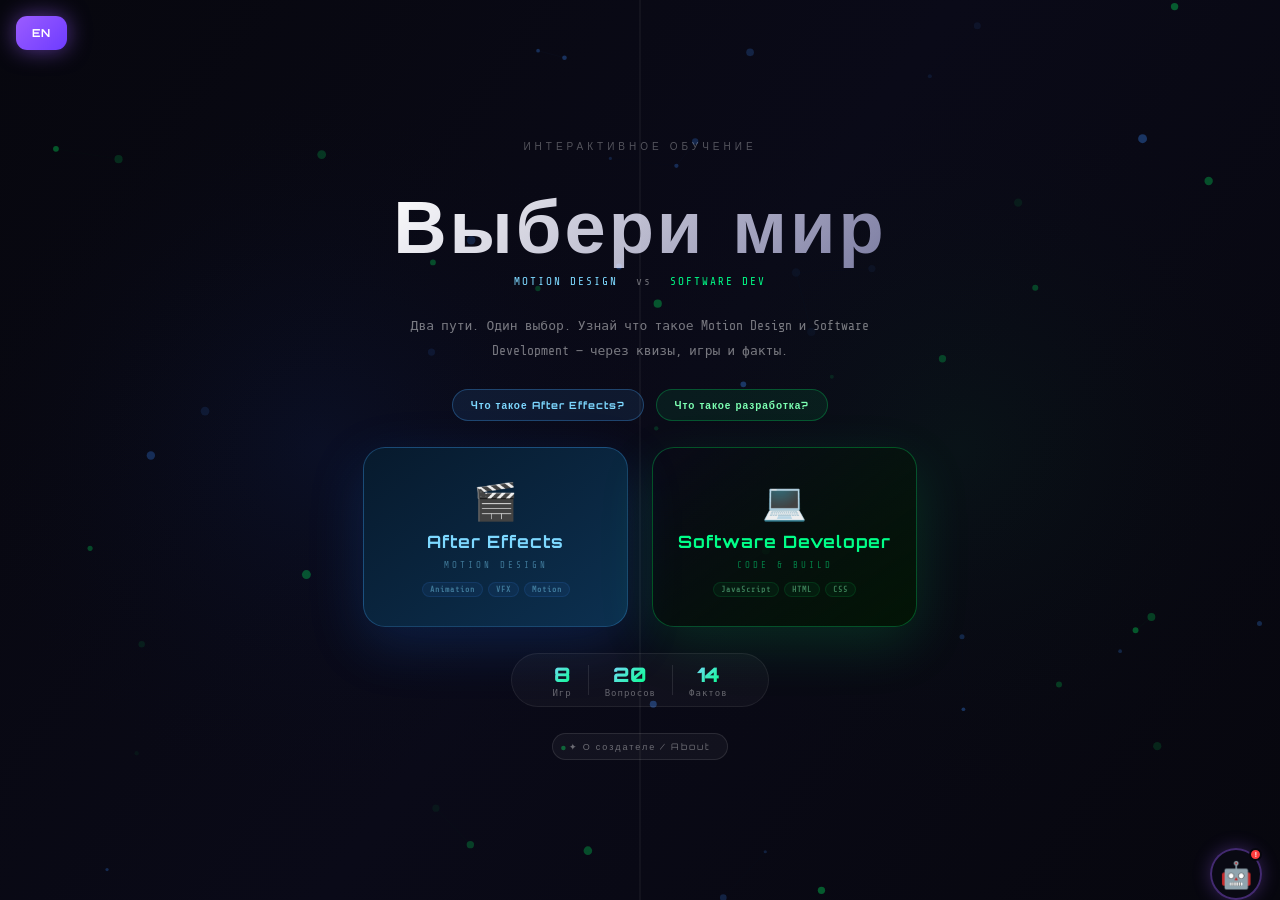
<file: ae-dev-project-Andrey-kolpakchi/index.html>
<!DOCTYPE html>
<html lang="ru">
<head>
  <meta charset="UTF-8">
  <meta name="viewport" content="width=device-width, initial-scale=1.0, maximum-scale=5.0, minimum-scale=1.0">
  <meta http-equiv="X-UA-Compatible" content="IE=edge">
  <title>AE &amp; DEV WORLD</title>



  <!-- Google Fonts -->
  <link rel="preconnect" href="https://fonts.googleapis.com">
  <link rel="preconnect" href="https://fonts.gstatic.com" crossorigin>
  <link href="https://fonts.googleapis.com/css2?family=Orbitron:wght@400;700;900&family=Share+Tech+Mono&display=swap" rel="stylesheet">

  <!-- Main stylesheet -->
  <link rel="stylesheet" href="css/style.css">
</head>
<body>

<!-- MATRIX (z-index 0, always behind) -->
<canvas id="matrixBg"></canvas>
<div id="scanlines"></div>
<div id="devBg"></div>
<canvas id="devGrid"></canvas>
<div id="devAccents"></div>
<div id="glitchOverlay"></div>
<!-- crashWord removed -->
<canvas id="aeBg"></canvas>

<button id="langBtn">EN</button>

<!-- MASCOT -->
<div id="mascot">
  <div id="mascotBubble" class="hidden">
    <div class="bub-lbl" id="bubLbl">💡 Факт</div>
    <div class="bub-text" id="bubText"></div>
    <div class="bub-btns">
      <button class="bub-btn bub-next" id="bubNext">Ещё →</button>
      <button class="bub-btn bub-close" id="bubClose">✕</button>
    </div>
  </div>
  <div id="mascotBtn">
    <span id="mascotEmoji">🤖</span>
    <div class="mascot-dot">!</div>
  </div>
</div>

<!-- HOME -->
<section id="home" class="screen" style="position:relative;overflow:hidden">
  <!-- animated home background canvas -->
  <canvas id="homeBg" style="position:absolute;inset:0;width:100%;height:100%;pointer-events:none;z-index:0"></canvas>

  <!-- floating code snippets decoration -->
  <div class="home-floats" aria-hidden="true">
    <span class="hf hf1">keyframe</span><span class="hf hf2">function(){}</span>
    <span class="hf hf3">animate</span><span class="hf hf4">const dev</span>
    <span class="hf hf5">wiggle</span><span class="hf hf6">return true</span>
    <span class="hf hf7">.map()</span><span class="hf hf8">opacity</span>
  </div>

  <div class="home-tag" data-i18n="home_tag" style="position:relative;z-index:2">ИНТЕРАКТИВНОЕ ОБУЧЕНИЕ</div>

  <!-- split title AE vs DEV -->
  <div style="position:relative;z-index:2;display:flex;flex-direction:column;align-items:center;gap:4px">
    <h1 data-i18n="home_title" style="font-size:clamp(30px,7vw,74px);font-weight:900;letter-spacing:3px;background:linear-gradient(135deg,#fff,rgba(200,200,255,.6));-webkit-background-clip:text;-webkit-text-fill-color:transparent;background-clip:text;animation:fadeUp .8s ease">Выбери мир</h1>
    <div style="display:flex;gap:18px;font-family:'Share Tech Mono',monospace;font-size:11px;opacity:.35;letter-spacing:2px;animation:fadeUp .8s ease .1s both">
      <span style="color:#7dd8ff">MOTION DESIGN</span>
      <span style="opacity:.4">vs</span>
      <span style="color:#00ff88">SOFTWARE DEV</span>
    </div>
  </div>

  <p class="home-lead" data-i18n="home_lead" style="position:relative;z-index:2">Два пути. Один выбор. Узнай что такое Motion Design и Software Development — через квизы, игры и факты.</p>

  <div class="home-info-btns" style="position:relative;z-index:2">
    <button id="btnAE" class="info-btn" data-i18n="btn_ae">Что такое After Effects?</button>
    <button id="btnDEV" class="info-btn" data-i18n="btn_dev">Что такое разработка?</button>
  </div>

  <!-- enhanced cards -->
  <div class="cards" style="position:relative;z-index:2">
    <div class="card ae" data-cat="ae">
      <div class="card-glow card-glow-ae"></div>
      <span class="card-icon">🎬</span>
      <span data-i18n="ae_card">After Effects</span>
      <span class="card-sub">MOTION DESIGN</span>
      <div class="card-tags">
        <span>Animation</span><span>VFX</span><span>Motion</span>
      </div>
    </div>
    <div class="card dev" data-cat="dev">
      <div class="card-glow card-glow-dev"></div>
      <span class="card-icon">💻</span>
      <span data-i18n="dev_card">Software Developer</span>
      <span class="card-sub">CODE &amp; BUILD</span>
      <div class="card-tags">
        <span>JavaScript</span><span>HTML</span><span>CSS</span>
      </div>
    </div>
  </div>

  <!-- bottom stats bar -->
  <div class="home-stats" style="position:relative;z-index:2">
    <div class="stat-item"><span class="stat-num">8</span><span class="stat-lbl" data-i18n="stat_games">Игр</span></div>
    <div class="stat-sep"></div>
    <div class="stat-item"><span class="stat-num">20</span><span class="stat-lbl" data-i18n="stat_quiz">Вопросов</span></div>
    <div class="stat-sep"></div>
    <div class="stat-item"><span class="stat-num">14</span><span class="stat-lbl" data-i18n="stat_facts">Фактов</span></div>
  </div>
  <!-- about button -->
  <button id="aboutBtn" data-i18n="about_btn" style="position:relative;z-index:2;background:rgba(255,255,255,.04);border:1px solid rgba(255,255,255,.1);color:rgba(255,255,255,.38);font-family:'Orbitron',sans-serif;font-size:9px;letter-spacing:2px;padding:7px 16px;border-radius:100px;cursor:pointer;transition:.25s;animation:fadeUp 1s ease .7s both">
    ✦ О создателе
  </button>
</section>

<!-- CATEGORY — full canvas orbit -->
<section id="category" class="screen hidden" style="position:relative;min-height:100vh;display:flex;flex-direction:column;justify-content:center;align-items:center;padding:0;overflow:hidden">
  <!-- orbit canvas behind cards -->
  <canvas id="orbitCanvas" style="position:absolute;inset:0;width:100%;height:100%;pointer-events:none;z-index:1"></canvas>
  <!-- center info -->
  <div id="centerCard" style="position:relative;z-index:5;text-align:center;pointer-events:none;margin-bottom:0">
    <div id="catTitle" style="font-size:clamp(22px,4vw,52px);font-weight:900;letter-spacing:2px;animation:fadeUp .5s ease"></div>
    <div id="catDesc" class="cat-desc" style="margin-top:6px"></div>
    <p id="catLead" style="font-family:'Share Tech Mono',monospace;font-size:12px;color:rgba(255,255,255,.32);max-width:280px;line-height:1.7;margin:10px auto 0"></p>
  </div>
  <!-- orbit cards injected here by JS, absolutely positioned -->
  <div id="menuGrid" style="position:absolute;inset:0;width:100%;height:100%;pointer-events:none;z-index:6"></div>
  <!-- back btn fixed bottom center -->
  <button class="back-btn" id="backHome" data-i18n="back_btn" style="position:absolute;bottom:24px;left:50%;transform:translateX(-50%);z-index:10">← Назад</button>
</section>

<!-- QUIZ -->
<section id="quiz" class="screen hidden">
  <div class="quiz-hud">
    <div class="hud-pill p-xp">⚡ XP: <span id="xpVal">0</span></div>
    <div class="hud-pill p-combo">🔥 <span id="comboVal">0</span></div>
    <div class="hud-pill p-prog"><span id="progVal">1/10</span></div>
  </div>
  <div class="quiz-box">
    <div class="q-prog-bar"><div class="q-prog-fill" id="qFill" style="width:0%"></div></div>
    <h2 id="question"></h2>
    <div id="answers" class="ans-grid"></div>
    <div id="ansInfo" style="display:none"></div>
    <button id="nextBtn" class="next-btn hidden" data-i18n="next_btn">Далее →</button>
  </div>
  <button class="back-btn" id="backCatQ" data-i18n="back_btn">← Назад</button>
</section>

<!-- GAME -->
<section id="game" class="screen hidden">
  <div class="game-hud">
    <div class="hud-pill p-xp">Score: <span id="gScore">0</span></div>
    <div class="hud-pill p-combo">❤️ <span id="gLives">3</span></div>
    <div class="hud-pill p-prog" id="gLvlPill">LVL 1</div>
  </div>
  <canvas id="gameCanvas" width="420" height="500"></canvas>
  <p class="game-hint" id="gameHint"></p>
  <button class="back-btn" id="backCatG" data-i18n="back_btn">← Назад</button>
</section>

<!-- FACTS -->
<section id="factsScreen" class="screen hidden">
  <h1 id="factsTitle" style="font-size:clamp(20px,4vw,42px);font-weight:900;letter-spacing:2px;animation:fadeUp .5s ease"></h1>
  <div class="facts-wrap" id="factsWrap"></div>
  <button class="back-btn" id="backCatF" data-i18n="back_btn">← Назад</button>
</section>

<!-- RESULT -->
<section id="result" class="screen hidden">
  <div class="res-box">
    <div class="res-score" id="resScore">0/10</div>
    <div class="res-rank" id="resRank"></div>
    <div class="res-msg" id="resMsg"></div>
    <div class="res-xp" id="resXP"></div>
    <div class="res-acts">
      <button class="btn-retry" id="retryBtn" data-i18n="retry_btn">↺ Заново</button>
      <button class="btn-back" id="backFromRes" data-i18n="back_btn">← Назад</button>
    </div>
  </div>
</section>

<!-- ABOUT SECTION -->
<div id="aboutModal" class="modal-bg hidden">
  <div id="aboutBox" style="position:relative;width:92%;max-width:560px;border-radius:28px;overflow:hidden;box-shadow:0 32px 80px rgba(0,0,0,.7);animation:mboxIn .5s cubic-bezier(.2,.8,.2,1)">
    <!-- gradient bg -->
    <div id="aboutGradBg" style="position:absolute;inset:0;z-index:0"></div>
    <div style="position:absolute;inset:0;background:rgba(4,7,14,.72);backdrop-filter:blur(16px);z-index:1;border-radius:28px;border:1px solid rgba(255,255,255,.08)"></div>
    <!-- content -->
    <div style="position:relative;z-index:2;padding:40px 36px 32px">
      <!-- top accent line -->
      <div id="aboutAccentLine" style="width:60px;height:3px;border-radius:100px;margin-bottom:24px"></div>
      <!-- avatar placeholder -->
      <div style="display:flex;align-items:center;gap:18px;margin-bottom:28px">
        <div id="aboutAvatar" style="width:64px;height:64px;border-radius:50%;display:flex;align-items:center;justify-content:center;font-size:28px;flex-shrink:0">🧑‍💻</div>
        <div>
          <div style="font-size:11px;letter-spacing:3px;opacity:.4;font-family:'Share Tech Mono',monospace;margin-bottom:4px">CREATOR</div>
          <div style="font-size:clamp(18px,3vw,26px);font-weight:900;letter-spacing:1px;color:#fff">Kolpakchi Andrey</div>
          <div id="aboutRoleLine" style="font-family:'Share Tech Mono',monospace;font-size:11px;margin-top:3px"></div>
        </div>
      </div>

      <!-- description -->
      <p id="aboutDesc" style="font-family:'Share Tech Mono',monospace;font-size:13px;line-height:1.85;color:rgba(255,255,255,.62);margin-bottom:24px"></p>

      <!-- tags -->
      <div style="display:flex;gap:8px;flex-wrap:wrap;margin-bottom:28px">
        <span class="about-tag">Motion Design</span>
        <span class="about-tag">Software Dev</span>
        <span class="about-tag">Education</span>
        <span class="about-tag">Interactive</span>
      </div>

      <!-- contact -->
      <div id="aboutContact" style="display:flex;align-items:center;gap:12px;padding:14px 18px;border-radius:14px;border:1px solid rgba(255,255,255,.08);background:rgba(255,255,255,.04);margin-bottom:20px">
        <span style="font-size:18px">📬</span>
        <div>
          <div style="font-size:9px;letter-spacing:2px;opacity:.35;font-family:'Orbitron',sans-serif;margin-bottom:3px">EMAIL</div>
          <a href="/cdn-cgi/l/email-protection#107b7f7c60717b7379717e7462797a50777d71797c3e737f7d" style="color:inherit;text-decoration:none;font-family:'Share Tech Mono',monospace;font-size:13px;font-weight:600" id="aboutEmail"><span class="__cf_email__" data-cfemail="ff9490938f9e949c969e919b8d9695bf98929e9693d19c9092">[email&#160;protected]</span></a>
        </div>
      </div>

      <!-- built with -->
      <div style="font-family:'Share Tech Mono',monospace;font-size:10px;opacity:.28;letter-spacing:1px;text-align:center;margin-bottom:18px" id="aboutBuilt"></div>

      <button id="aboutCloseBtn" style="width:100%;padding:12px;border-radius:100px;border:1px solid rgba(255,255,255,.15);background:rgba(255,255,255,.07);color:#fff;font-family:'Orbitron',sans-serif;font-size:10px;font-weight:700;letter-spacing:2px;cursor:pointer;transition:.22s" id="aboutCloseBtn">ЗАКРЫТЬ ✕ / CLOSE ✕</button>
    </div>
  </div>
</div>

<!-- INFO MODAL -->
<div id="infoModal" class="modal-bg hidden">
  <div class="modal-box" id="modalBox">
    <div class="modal-inner">
      <div class="modal-tag" id="modalTag"></div>
      <h2 id="modalTitle"></h2>
      <p id="modalText"></p>
      <ul id="modalList"></ul>
      <button id="modalCloseBtn">Закрыть ✕</button>
    </div>
  </div>
</div>

<!-- ======================== ADMIN PANEL ======================== -->
<div id="adminPanel" style="display:none;position:fixed;inset:0;z-index:200;background:linear-gradient(160deg,#0a0204,#110305,#0c0203);-webkit-backdrop-filter:blur(22px);backdrop-filter:blur(22px);overflow-y:auto;font-family:'Share Tech Mono',monospace">
  <div style="max-width:900px;margin:0 auto;padding:28px 20px 60px">
    <!-- header -->
    <div style="display:flex;align-items:center;justify-content:space-between;margin-bottom:24px;padding-bottom:16px;border-bottom:1px solid rgba(0,255,100,.18)">
      <div>
        <div style="font-size:9px;color:rgba(255,60,60,.5);letter-spacing:4px;font-family:'Orbitron',sans-serif;margin-bottom:6px">RESTRICTED — ADMIN ACCESS ONLY</div>
        <div style="font-size:22px;font-weight:900;color:#ff4444;font-family:'Orbitron',sans-serif;text-shadow:0 0 24px rgba(0,255,100,.4);letter-spacing:2px">⚡ Developer Panel</div>
        <div style="font-size:10px;color:rgba(255,255,255,.28);margin-top:4px">Kolpakchi Andrey — AE &amp; DEV World v2.0</div>
      </div>
      <button onclick="document.getElementById('adminPanel').style.display='none'" style="background:rgba(255,60,60,.12);border:1px solid rgba(255,60,60,.28);color:#ff6060;padding:10px 20px;border-radius:10px;cursor:pointer;font-family:'Orbitron',sans-serif;font-size:10px;font-weight:700;letter-spacing:1px;transition:.2s">✕ CLOSE</button>
    </div>
    <!-- tabs -->
    <div style="display:flex;gap:8px;margin-bottom:22px;flex-wrap:wrap">
      <button class="adm-tab active" onclick="adminTab(this,'answers')">📋 Ответы / Answers</button>
      <button class="adm-tab" onclick="adminTab(this,'quiz')">🧠 Квиз / Quiz</button>
      <button class="adm-tab" onclick="adminTab(this,'games')">🎮 Игры / Games</button>
      <button class="adm-tab" onclick="adminTab(this,'debug')">🐛 Debug</button>
    </div>
    <!-- ANSWERS TAB -->
    <div id="adm-answers" class="adm-pane"><div id="adminAnswerList"></div></div>
    <!-- QUIZ TAB -->
    <div id="adm-quiz" class="adm-pane" style="display:none"><div id="adminQuizFull"></div></div>
    <!-- GAMES TAB -->
    <div id="adm-games" class="adm-pane" style="display:none"><div id="adminGamesData"></div></div>
    <!-- DEBUG TAB -->
    <div id="adm-debug" class="adm-pane" style="display:none">
      <div style="display:grid;grid-template-columns:1fr 1fr;gap:12px;margin-bottom:18px">
        <div class="adm-stat"><div class="adm-stat-lbl">World / Мир</div><div class="adm-stat-val" id="dbg-cat">—</div></div>
        <div class="adm-stat"><div class="adm-stat-lbl">Language / Язык</div><div class="adm-stat-val" id="dbg-lang">—</div></div>
        <div class="adm-stat"><div class="adm-stat-lbl">Game / Игра</div><div class="adm-stat-val" id="dbg-grun">—</div></div>
        <div class="adm-stat"><div class="adm-stat-lbl">Quiz Q / Вопрос</div><div class="adm-stat-val" id="dbg-qi">—</div></div>
      </div>
      <div style="margin-bottom:14px">
        <div style="font-size:9px;color:rgba(0,255,100,.4);margin-bottom:8px;font-family:'Orbitron',sans-serif;letter-spacing:2px">CONSOLE LOG (last 60 entries)</div>
        <div id="dbg-console" style="background:rgba(0,0,0,.5);border:1px solid rgba(0,255,100,.15);border-radius:10px;padding:14px;max-height:240px;overflow-y:auto;font-size:11px;color:rgba(0,255,100,.75);line-height:1.9;font-family:'Share Tech Mono',monospace"></div>
      </div>
      <div style="display:flex;gap:8px;flex-wrap:wrap">
        <button class="adm-btn" onclick="adminLog('✅ Manual test: everything OK')">Test Log</button>
        <button class="adm-btn" onclick="adminRefreshDebug()">↻ Refresh</button>
        <button class="adm-btn" onclick="document.getElementById('dbg-console').innerHTML='';adminLogs=[]">Clear</button>
      </div>
    </div>
  </div>
</div>

<!-- ADMIN LOGIN MODAL -->
<div id="adminLogin" style="display:none;position:fixed;inset:0;z-index:199;background:rgba(0,0,0,.93);-webkit-backdrop-filter:blur(20px);backdrop-filter:blur(20px);align-items:center;justify-content:center">
  <div style="background:linear-gradient(160deg,#100508,#1a0508,#0e0204);border:1px solid rgba(220,40,40,.35);border-radius:22px;padding:44px 36px;width:360px;max-width:90vw;text-align:center;box-shadow:0 0 100px rgba(200,0,0,.18),inset 0 1px 0 rgba(255,80,80,.1)">
    <div style="width:58px;height:58px;border-radius:50%;background:rgba(200,0,0,.15);border:2px solid rgba(200,0,0,.45);display:flex;align-items:center;justify-content:center;font-size:26px;margin:0 auto 18px;box-shadow:0 0 30px rgba(200,0,0,.25)">🔐</div>
    <div style="font-size:8px;letter-spacing:5px;color:rgba(220,60,60,.5);font-family:'Orbitron',sans-serif;margin-bottom:10px">RESTRICTED ACCESS</div>
    <div style="font-size:26px;font-weight:900;color:#ff3333;font-family:'Orbitron',sans-serif;letter-spacing:3px;margin-bottom:6px;text-shadow:0 0 40px rgba(220,0,0,.6)">ADMIN</div>
    <div style="font-size:10px;color:rgba(255,255,255,.28);margin-bottom:30px;font-family:'Share Tech Mono',monospace;letter-spacing:1px">Developer-only zone. Enter secret code.</div>
    <input id="adminCodeInput" type="password" placeholder="••••••••••••" autocomplete="off"
      style="width:100%;background:rgba(200,0,0,.07);border:1px solid rgba(200,0,0,.28);border-radius:10px;padding:14px 16px;color:#ff6060;font-family:'Share Tech Mono',monospace;font-size:16px;outline:none;text-align:center;margin-bottom:10px;transition:.2s;letter-spacing:4px"
      onkeydown="if(event.key==='Enter')checkAdminCode()">
    <div id="adminCodeErr" style="font-size:11px;color:#ff4444;margin-bottom:12px;min-height:18px;font-family:'Share Tech Mono',monospace"></div>
    <button onclick="checkAdminCode()" style="width:100%;background:rgba(200,0,0,.18);border:1px solid rgba(200,0,0,.4);color:#ff4444;padding:14px;border-radius:10px;font-family:'Orbitron',sans-serif;font-size:12px;font-weight:700;letter-spacing:2px;cursor:pointer;transition:.2s;margin-bottom:12px;text-shadow:0 0 12px rgba(220,0,0,.4)">ENTER →</button>
    <button onclick="document.getElementById('adminLogin').style.display='none'" style="background:none;border:none;color:rgba(255,255,255,.2);font-family:'Share Tech Mono',monospace;font-size:11px;cursor:pointer;letter-spacing:1px">cancel</button>
  </div>
</div>

<!-- ═══════════════════════════════════════
     Scripts — load order matters!
     1. app.js   — core state & data
     2. quiz.js  — quiz & game launcher
     3. game.js  — all mini-games
════════════════════════════════════════ -->
<script src="js/app.js"></script>
<script src="js/quiz.js"></script>
<script src="js/game.js"></script>

</body>
</html>
</file>
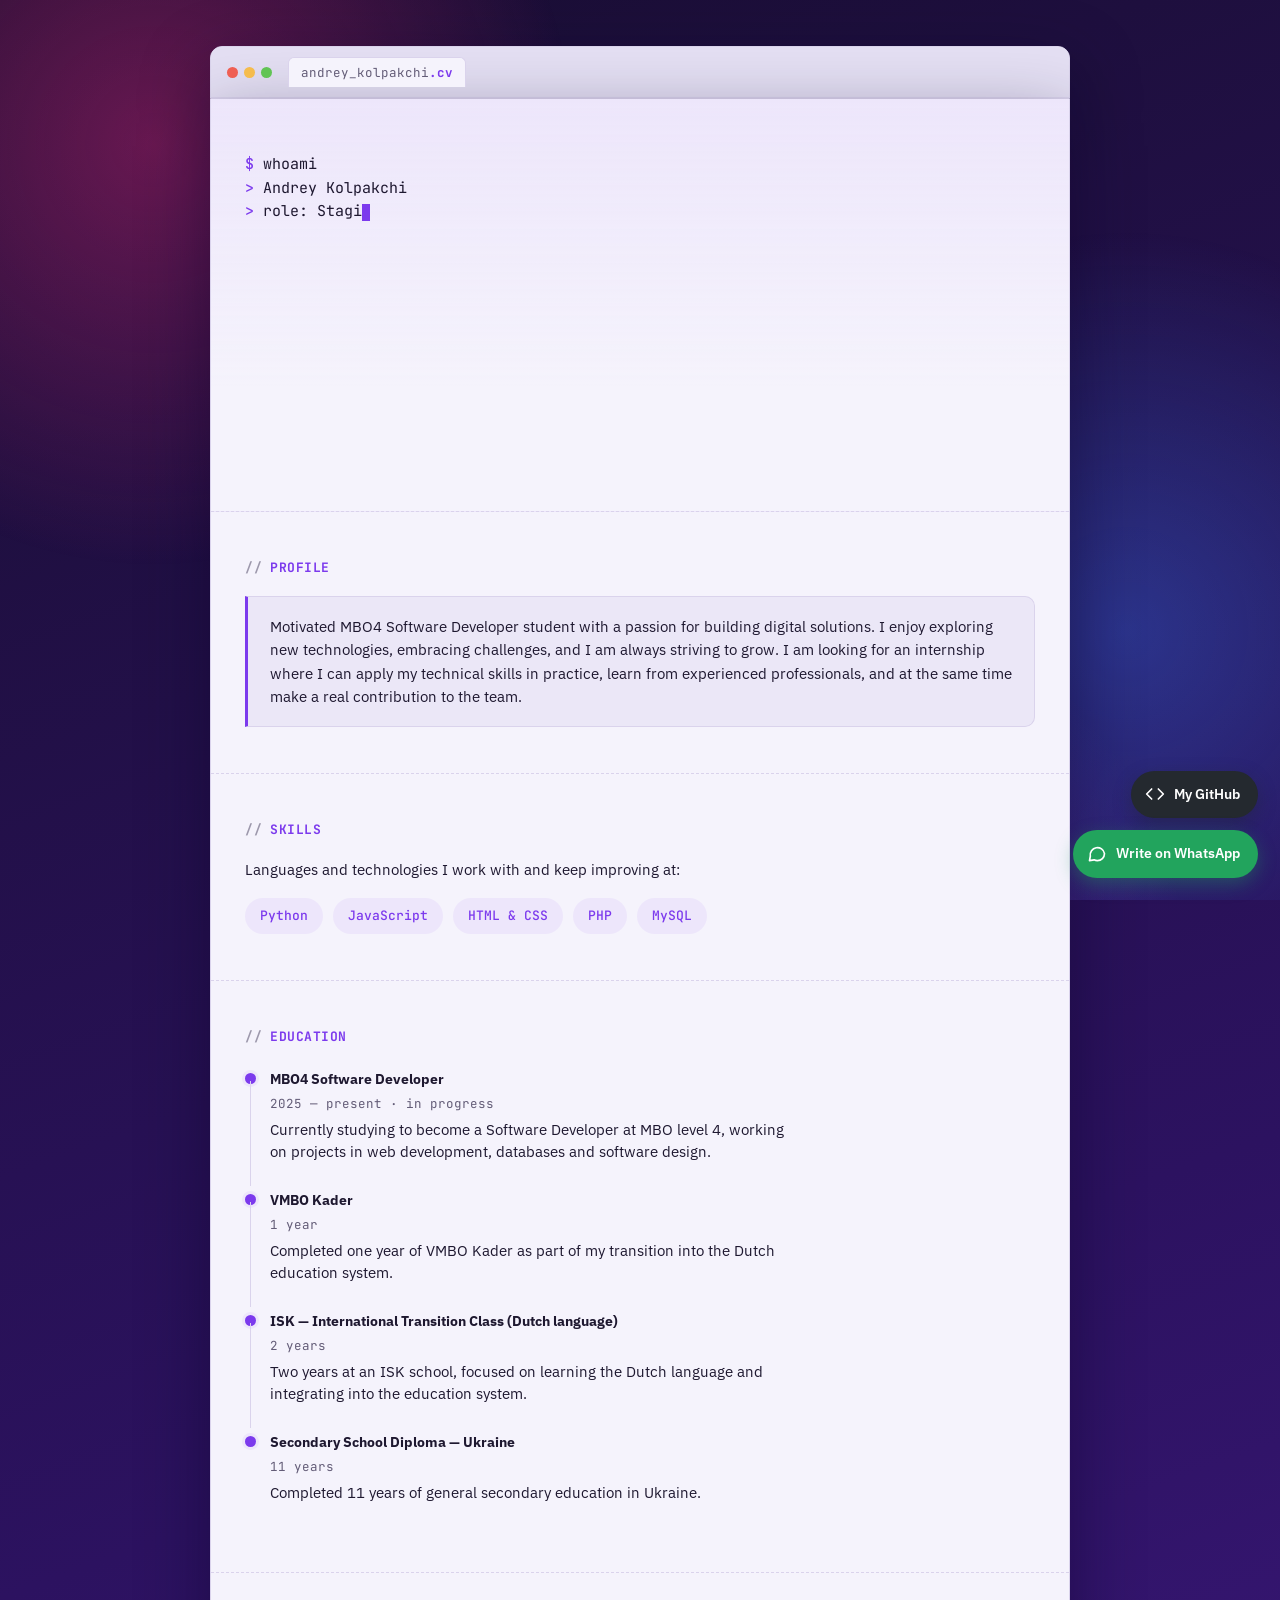
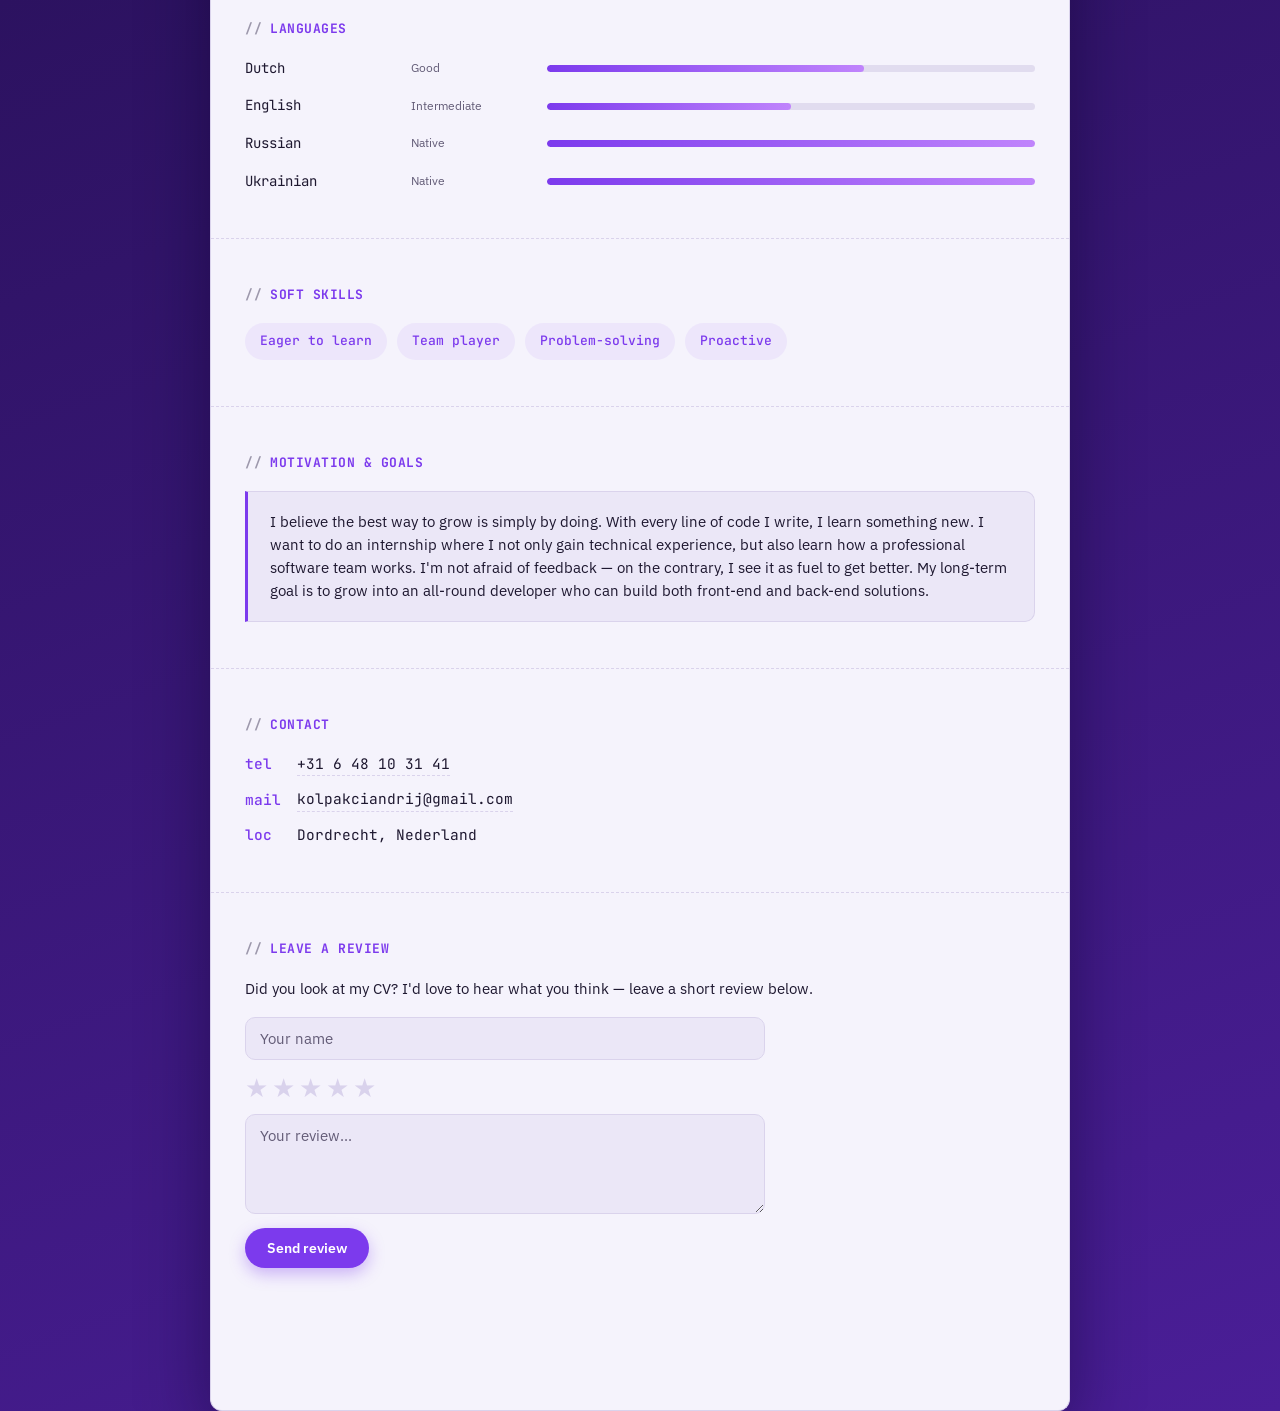
<file: cv-website/index.html>
<!DOCTYPE html>
<html lang="en">
<head>
  <meta charset="UTF-8">
  <meta name="viewport" content="width=device-width, initial-scale=1.0">
  <title>Andrey Kolpakchi — Stagiair Software Developer</title>

  <!-- Google Fonts: JetBrains Mono (code look) + IBM Plex Sans (body) -->
  <link rel="preconnect" href="https://fonts.googleapis.com">
  <link href="https://fonts.googleapis.com/css2?family=JetBrains+Mono:wght@400;500;700;800&family=IBM+Plex+Sans:wght@400;500;600&display=swap" rel="stylesheet">

  <!-- Our styles live in a separate file: css/style.css -->
  <link rel="stylesheet" href="css/style.css">
</head>
<body>

  <!-- ===== Fake "editor window" chrome (the signature element) ===== -->
  <div class="editor-chrome">
    <div class="editor-titlebar">
      <div class="dots">
        <span class="dot red"></span><span class="dot yellow"></span><span class="dot green"></span>
      </div>
      <div class="filetab">andrey_kolpakchi<b>.cv</b></div>
    </div>
  </div>

  <main>

    <!-- ===== HERO: typewriter terminal + photo ===== -->
    <section class="hero">
      <div class="terminal" id="terminal"></div>
      <div class="hero-bottom" id="heroBottom">
        <img class="avatar" src="assets/photo.jpg" alt="Andrey Kolpakchi">
        <div>
          <div class="hero-name">Andrey Kolpakchi</div>
          <div class="hero-role">Stagiair Software Developer</div>
          <div class="hero-loc">Dordrecht, Nederland</div>
        </div>
      </div>
    </section>

    <!-- ===== PROFILE (translated to English) ===== -->
    <section>
      <p class="sec-label">PROFILE</p>
      <div class="comment-block">
        Motivated MBO4 Software Developer student with a passion for building
        digital solutions. I enjoy exploring new technologies, embracing challenges,
        and I am always striving to grow. I am looking for an internship where I can
        apply my technical skills in practice, learn from experienced professionals,
        and at the same time make a real contribution to the team.
      </div>
    </section>

    <!-- ===== SKILLS ===== -->
    <section>
      <p class="sec-label">SKILLS</p>
      <p class="skills-intro">
        Languages and technologies I work with and keep improving at:
      </p>
      <div class="tags">
        <span class="tag">Python</span>
        <span class="tag">JavaScript</span>
        <span class="tag">HTML &amp; CSS</span>
        <span class="tag">PHP</span>
        <span class="tag">MySQL</span>
      </div>
    </section>
    <!-- ===== EDUCATION (git-log style) — CV text kept in Dutch ===== -->

    <section>
      <p class="sec-label">EDUCATION</p>
      <div class="gitlog">

        <div class="commit">
          <div class="commit-dot"></div>
          <div class="commit-body">
            <b>MBO4 Software Developer</b>
            <div class="commit-meta">2025 — present · in progress</div>
            <div class="commit-desc">
              Currently studying to become a Software Developer at MBO level 4,
              working on projects in web development, databases and software design.
            </div>
          </div>
        </div>

        <div class="commit">
          <div class="commit-dot"></div>
          <div class="commit-body">
            <b>VMBO Kader</b>
            <div class="commit-meta">1 year</div>
            <div class="commit-desc">
              Completed one year of VMBO Kader as part of my transition into the
              Dutch education system.
            </div>
          </div>
        </div>

        <div class="commit">
          <div class="commit-dot"></div>
          <div class="commit-body">
            <b>ISK — International Transition Class (Dutch language)</b>
            <div class="commit-meta">2 years</div>
            <div class="commit-desc">
              Two years at an ISK school, focused on learning the Dutch language
              and integrating into the education system.
            </div>
          </div>
        </div>

        <div class="commit">
          <div class="commit-dot"></div>
          <div class="commit-body">
            <b>Secondary School Diploma — Ukraine</b>
            <div class="commit-meta">11 years</div>
            <div class="commit-desc">
              Completed 11 years of general secondary education in Ukraine.
            </div>
          </div>
        </div>

      </div>
    </section>

    <!-- ===== LANGUAGES (rows generated by js/script.js) ===== -->
    <section>
      <p class="sec-label">LANGUAGES</p>
      <div class="lang-grid" id="langGrid"></div>
    </section>

    <!-- ===== SOFT SKILLS — CV text kept in Dutch ===== -->
    <section>
      <p class="sec-label">SOFT SKILLS</p>
      <div class="tags">
        <span class="tag">Eager to learn</span>
        <span class="tag">Team player</span>
        <span class="tag">Problem-solving</span>
        <span class="tag">Proactive</span>
      </div>
    </section>

    <!-- ===== MOTIVATION & GOALS — CV text kept in Dutch ===== -->
    <section>
      <p class="sec-label">MOTIVATION &amp; GOALS</p>
      <div class="comment-block">
        I believe the best way to grow is simply by doing. With every line of code
        I write, I learn something new. I want to do an internship where I not only
        gain technical experience, but also learn how a professional software team
        works. I'm not afraid of feedback — on the contrary, I see it as fuel to get
        better. My long-term goal is to grow into an all-round developer who can build
        both front-end and back-end solutions.
      </div>
    </section>

    <!-- ===== CONTACT ===== -->
    <section>
      <p class="sec-label">CONTACT</p>
      <div class="contact-grid">
        <div class="contact-row"><span class="contact-key">tel</span> <a href="tel:+31648103141">+31 6 48 10 31 41</a></div>
        <div class="contact-row"><span class="contact-key">mail</span> <a href="mailto:kolpakciandrij@gmail.com">kolpakciandrij@gmail.com</a></div>
        <div class="contact-row"><span class="contact-key">loc</span> Dordrecht, Nederland</div>
      </div>
    </section>
    <!-- ===== LEAVE A REVIEW ===== -->
    <section>
      <p class="sec-label">LEAVE A REVIEW</p>
      <p class="skills-intro">
        Did you look at my CV? I'd love to hear what you think — leave a short review below.
      </p>

      <form id="reviewForm" class="review-form">
        <input class="rf-input" type="text" name="name" placeholder="Your name" required>

        <div class="rf-stars" id="rfStars" aria-label="Rating">
          <span class="rf-star" data-value="1">★</span>
          <span class="rf-star" data-value="2">★</span>
          <span class="rf-star" data-value="3">★</span>
          <span class="rf-star" data-value="4">★</span>
          <span class="rf-star" data-value="5">★</span>
        </div>
        <input type="hidden" name="rating" id="rfRating" value="">

        <textarea class="rf-input" name="message" rows="4" placeholder="Your review..." required></textarea>

        <!-- <div class="h-captcha" data-captcha="true"></div> -->
        <button class="rf-submit" type="submit">Send review</button>
        <p class="rf-status" id="rfStatus"></p>
      </form>
    </section>
  </main>


  <!-- Floating buttons: GitHub + WhatsApp -->
  <div class="fab-stack">
    <a class="fab gh-fab" href="https://github.com/kolpakchi11/portfolio-Andrey" target="_blank" rel="noopener">
      <svg viewBox="0 0 24 24" fill="none" stroke="currentColor" stroke-width="2" stroke-linecap="round" stroke-linejoin="round">
        <polyline points="16 18 22 12 16 6"></polyline>
        <polyline points="8 6 2 12 8 18"></polyline>
      </svg>
      <span>My GitHub</span>
    </a>
    <a class="fab wa-fab" href="https://wa.me/31648103141" target="_blank" rel="noopener">
      <svg viewBox="0 0 24 24" fill="none" stroke="currentColor" stroke-width="2" stroke-linecap="round" stroke-linejoin="round">
        <path d="M21 11.5a8.5 8.5 0 0 1-8.5 8.5 8.4 8.4 0 0 1-4-1L3 20l1-5.5A8.5 8.5 0 1 1 21 11.5Z"></path>
      </svg>
      <span>Write on WhatsApp</span>
    </a>
  </div>


  <!-- <script src="https://js.hcaptcha.com/1/api.js" async defer></script> -->
  <script src="js/script.js"></script>
</body>
</html>
</file>
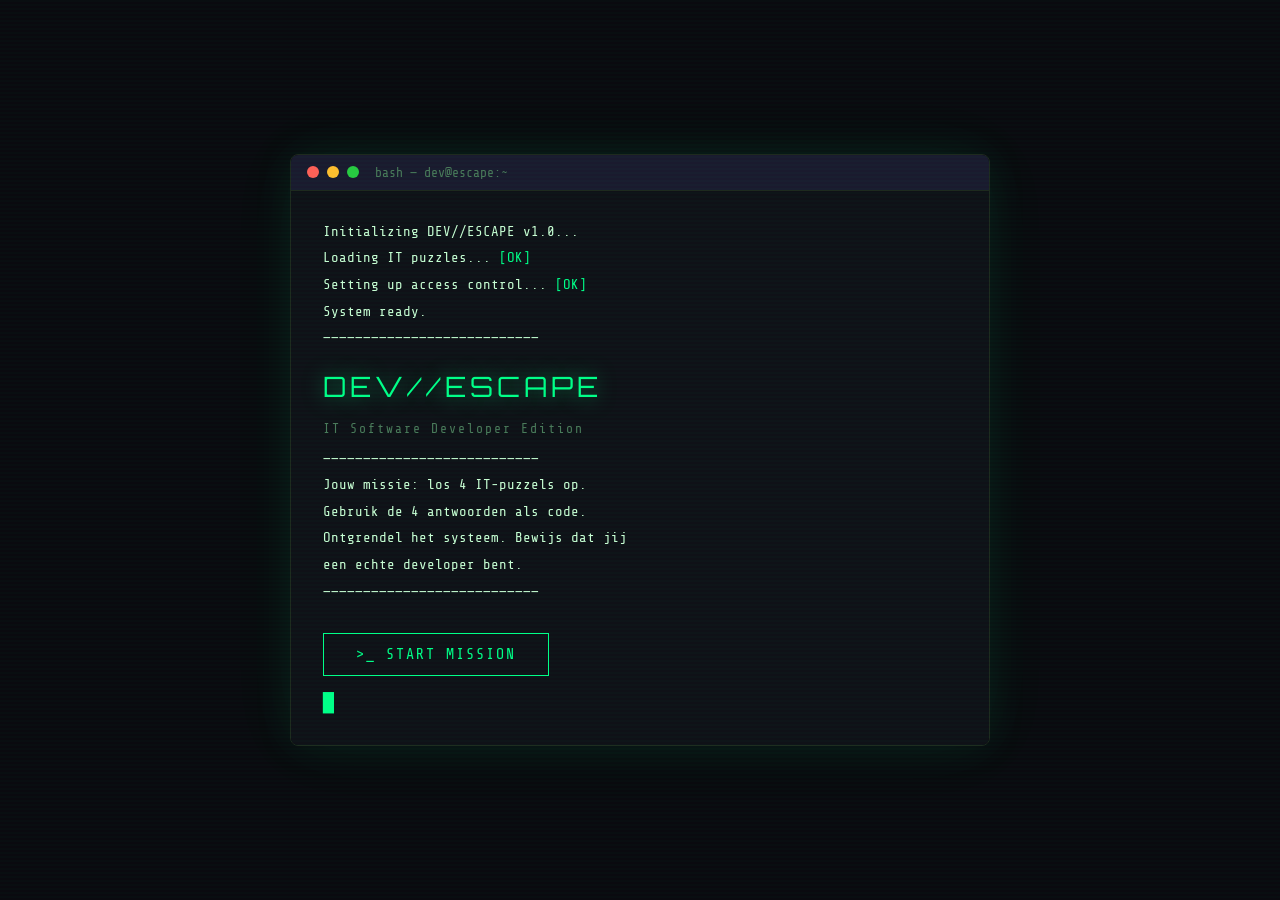
<file: Escape - Andrey kolpakchi/index.html>
<!DOCTYPE html>
<html lang="nl">
<head>
  <meta charset="UTF-8">
  <meta name="viewport" content="width=device-width, initial-scale=1.0">
  <title>DEV//ESCAPE — IT Escape Room</title>
  <link rel="stylesheet" href="style.css">
</head>
<body>
  <div class="scanlines"></div>

  <div class="container">
    <div class="terminal-header">
      <span class="dot red"></span>
      <span class="dot yellow"></span>
      <span class="dot green"></span>
      <span class="terminal-title">bash — dev@escape:~</span>
    </div>

    <div class="terminal-body">
      <div class="boot-text">
        <p class="line" style="--d:0.1s">Initializing DEV//ESCAPE v1.0...</p>
        <p class="line" style="--d:0.4s">Loading IT puzzles... <span class="ok">[OK]</span></p>
        <p class="line" style="--d:0.7s">Setting up access control... <span class="ok">[OK]</span></p>
        <p class="line" style="--d:1.0s">System ready.</p>
        <p class="line" style="--d:1.3s">———————————————————————————</p>
        <p class="line title-line" style="--d:1.6s">DEV//ESCAPE</p>
        <p class="line subtitle" style="--d:1.9s">IT Software Developer Edition</p>
        <p class="line" style="--d:2.2s">———————————————————————————</p>
        <p class="line" style="--d:2.5s">Jouw missie: los 4 IT-puzzels op.</p>
        <p class="line" style="--d:2.8s">Gebruik de 4 antwoorden als code.</p>
        <p class="line" style="--d:3.1s">Ontgrendel het systeem. Bewijs dat jij</p>
        <p class="line" style="--d:3.4s">een echte developer bent.</p>
        <p class="line" style="--d:3.7s">———————————————————————————</p>
      </div>

      <div class="btn-group" style="animation-delay: 4s">
        <a href="puzzels.html" class="btn-start">
          <span>&gt;_ START MISSION</span>
        </a>
      </div>

      <p class="blink-cursor" style="animation-delay: 4.2s">█</p>
    </div>
  </div>
</body>
</html>
</file>
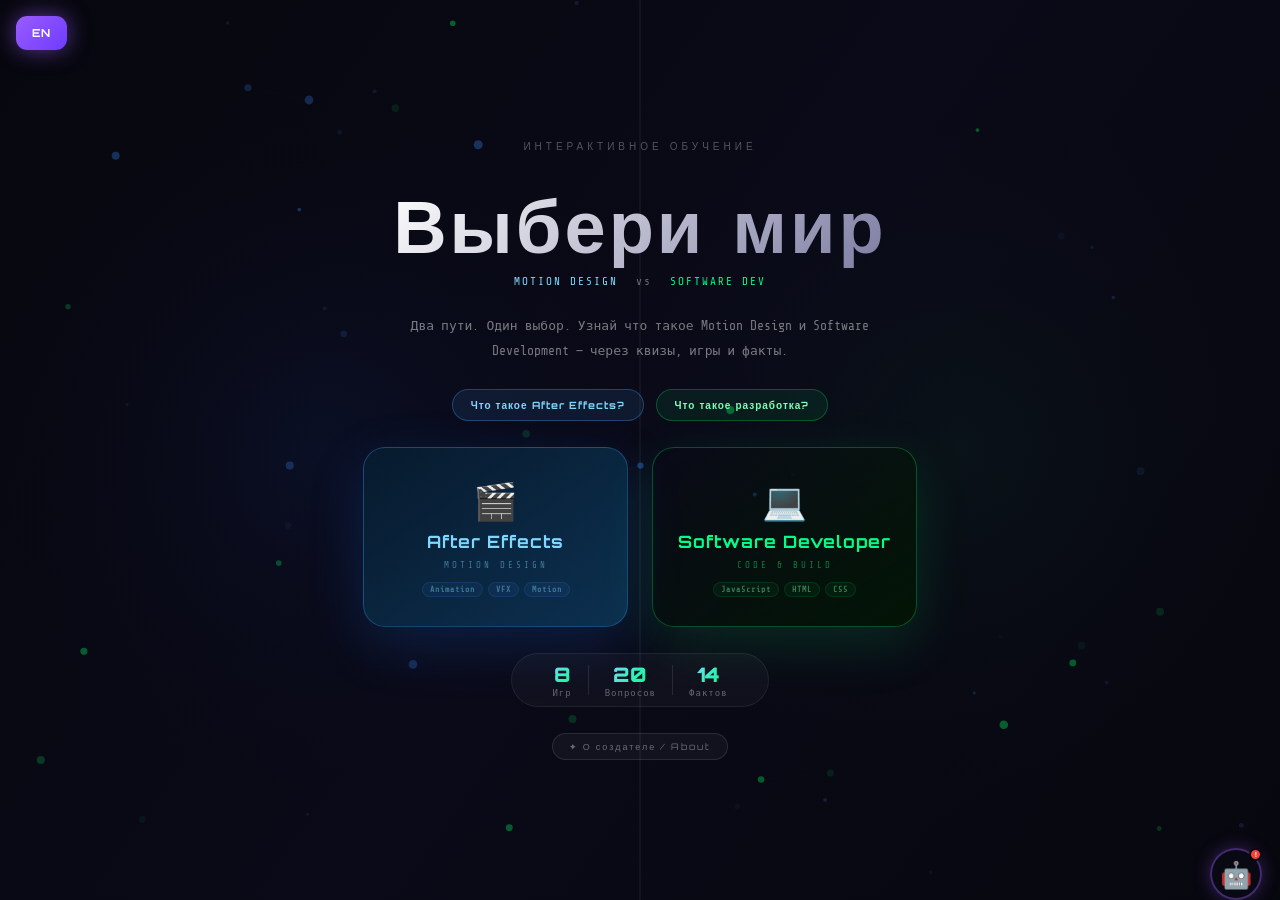
<file: ae-dev-project-Andrey-kolpakchi/index_bundle.html>
<!DOCTYPE html>
<html lang="ru">
<head>
  <meta charset="UTF-8">
  <meta name="viewport" content="width=device-width, initial-scale=1.0, maximum-scale=5.0, minimum-scale=1.0">
  <meta http-equiv="X-UA-Compatible" content="IE=edge">
  <title>AE &amp; DEV WORLD</title>

  <!--
    ╔══════════════════════════════════════════════════╗
    ║          AE & DEV WORLD — Project Files          ║
    ║                                                  ║
    ║  css/style.css  — all styles                     ║
    ║  js/app.js      — i18n, state, nav, admin        ║
    ║  js/quiz.js     — quiz, facts, result             ║
    ║  js/game.js     — 10 mini-games + touch bridge   ║
    ║                                                  ║
    ║  ⚠ Open via Live Server (VS Code) or any         ║
    ║    local web server — NOT double-click           ║
    ║    (browsers block JS files over file://)        ║
    ║                                                  ║
    ║  Quick start:                                    ║
    ║    Python: python -m http.server 8080            ║
    ║    then open http://localhost:8080               ║
    ╚══════════════════════════════════════════════════╝
  -->

  <!-- Google Fonts -->
  <link rel="preconnect" href="https://fonts.googleapis.com">
  <link rel="preconnect" href="https://fonts.gstatic.com" crossorigin>
  <link href="https://fonts.googleapis.com/css2?family=Orbitron:wght@400;700;900&family=Share+Tech+Mono&display=swap" rel="stylesheet">

  <style>
/* =====================================================
   AE & DEV WORLD — Main Styles
   style.css
===================================================== */


*{margin:0;padding:0;box-sizing:border-box}
html,body{width:100%;min-height:100%;overflow-x:hidden}
body{font-family:'Orbitron',sans-serif;background:#08080f;color:#fff;position:relative}

/* AE & MATRIX BACKGROUND CANVASES */

/* AE background canvas */
#aeBg{position:fixed;top:0;left:0;width:100%;height:100%;z-index:0;pointer-events:none;opacity:0;transition:opacity .5s}
body.theme-ae #aeBg{opacity:1}
/* MATRIX CANVAS — fixed behind everything */
#matrixBg{
  position:fixed;top:0;left:0;width:100%;height:100%;
  z-index:0;pointer-events:none;
  display:block;
}

/* SCREENS — above matrix */
.screen{
  position:relative;z-index:2;
  min-height:100vh;
  display:flex;flex-direction:column;
  justify-content:center;align-items:center;
  gap:26px;padding:50px 20px;text-align:center;
}
.hidden{display:none!important}

/* GLITCH */
#glitchOverlay{position:fixed;inset:0;z-index:1;pointer-events:none;opacity:0}

@keyframes glShake{0%,100%{transform:translate(0)}20%{transform:translate(-6px,3px) skew(-2deg)}40%{transform:translate(6px,-3px) skew(2deg)}60%{transform:translate(-4px,2px)}80%{transform:translate(4px,-1px)}}
.shaking{animation:glShake .5s linear}

/* LANG */
#langBtn{
  position:fixed;top:16px;left:16px;z-index:20;
  background:linear-gradient(135deg,#9b5cff,#6e3cff);
  color:#fff;border:none;padding:10px 16px;border-radius:11px;
  font-family:'Orbitron',sans-serif;font-weight:700;font-size:11px;
  cursor:pointer;box-shadow:0 0 22px rgba(155,92,255,.55);transition:.2s;letter-spacing:1px;
}
#langBtn:hover{transform:translateY(-2px) scale(1.05)}

/* HOME */
#home{background:radial-gradient(circle at 15% 20%,rgba(100,140,255,.18),transparent 40%),radial-gradient(circle at 85% 35%,rgba(0,255,140,.12),transparent 45%),linear-gradient(#07070e,#0c0c1a)}
#home h1{font-size:clamp(28px,6vw,66px);font-weight:900;background:linear-gradient(135deg,#fff,rgba(200,200,255,.6));-webkit-background-clip:text;-webkit-text-fill-color:transparent;background-clip:text;animation:fadeUp .8s ease;letter-spacing:2px}
.home-tag{font-size:10px;letter-spacing:4px;color:rgba(255,255,255,.3);text-transform:uppercase;animation:fadeUp .6s ease}
.home-lead{max-width:540px;font-family:'Share Tech Mono',monospace;font-size:13px;color:rgba(255,255,255,.45);line-height:1.9;animation:fadeUp .8s ease .15s both}
.home-info-btns{display:flex;gap:12px;flex-wrap:wrap;justify-content:center;animation:fadeUp .8s ease .25s both}
.info-btn{padding:9px 18px;border-radius:100px;font-family:'Orbitron',sans-serif;font-size:10px;font-weight:700;letter-spacing:1px;cursor:pointer;transition:.3s;border:none}
#btnAE{background:rgba(70,170,255,.1);color:#7dd8ff;border:1px solid rgba(70,170,255,.3)}
#btnAE:hover{background:rgba(70,170,255,.22);transform:translateY(-3px);box-shadow:0 10px 28px rgba(70,170,255,.25)}
#btnDEV{background:rgba(0,255,110,.07);color:#7CFFB2;border:1px solid rgba(0,255,110,.25)}
#btnDEV:hover{background:rgba(0,255,110,.17);transform:translateY(-3px);box-shadow:0 10px 28px rgba(0,255,110,.2)}

/* WORLD CARDS */
.cards{display:flex;gap:24px;flex-wrap:wrap;justify-content:center;animation:fadeUp .9s ease .35s both}
.card{width:265px;height:180px;border-radius:22px;display:flex;flex-direction:column;align-items:center;justify-content:center;gap:8px;font-weight:700;cursor:pointer;font-size:17px;position:relative;overflow:hidden;transition:.35s cubic-bezier(.2,.8,.2,1);letter-spacing:1px}
.card:hover{transform:translateY(-10px) scale(1.05)}
.card-icon{font-size:36px;position:relative;z-index:1}
.card>span:not(.card-icon):not(.card-sub){position:relative;z-index:1}
.card-sub{font-family:'Share Tech Mono',monospace;font-size:9px;letter-spacing:3px;opacity:.45;font-weight:400;position:relative;z-index:1}
.card.ae{background:linear-gradient(145deg,#071a2d,#0c3050);color:#7dd8ff;border:1px solid rgba(70,170,255,.28);box-shadow:0 18px 55px rgba(30,120,255,.18)}
.card.ae:hover{border-color:rgba(70,170,255,.65);box-shadow:0 28px 75px rgba(30,120,255,.42)}
.card.dev{background:linear-gradient(145deg,#01090401,#031506);color:#00ff88;border:1px solid rgba(0,255,110,.28);box-shadow:0 18px 55px rgba(0,255,110,.13)}
.card.dev:hover{border-color:rgba(0,255,110,.65);box-shadow:0 28px 75px rgba(0,255,110,.38)}
/* shimmer */
.card::after{content:"";position:absolute;top:0;left:-100%;width:50%;height:100%;background:linear-gradient(90deg,transparent,rgba(255,255,255,.06),transparent);transition:none}
.card:hover::after{animation:cardShimmer .55s ease forwards}
@keyframes cardShimmer{to{left:200%}}

/* THEMES */
body.theme-ae{background:linear-gradient(160deg,#03091a 0%,#060f24 40%,#040818 100%)}
/* AE animated orbs */
body.theme-ae::before{
  content:"";position:fixed;inset:0;z-index:0;pointer-events:none;
  background:
    radial-gradient(ellipse 55% 35% at 20% 25%,rgba(30,100,255,.22),transparent),
    radial-gradient(ellipse 40% 50% at 80% 15%,rgba(0,180,255,.14),transparent),
    radial-gradient(ellipse 60% 40% at 60% 80%,rgba(100,40,255,.12),transparent),
    radial-gradient(ellipse 35% 45% at 10% 70%,rgba(0,220,255,.08),transparent);
  animation:aeAurora 12s ease-in-out infinite alternate;
}
body.theme-ae::after{
  content:"";position:fixed;inset:0;z-index:0;pointer-events:none;
  background:
    radial-gradient(circle 180px at 75% 45%,rgba(40,130,255,.08),transparent),
    radial-gradient(circle 100px at 30% 60%,rgba(0,200,255,.06),transparent);
  animation:aeOrbs 8s ease-in-out infinite alternate;
}
@keyframes aeAurora{0%{opacity:.7;transform:scale(1) rotate(0deg)}100%{opacity:1;transform:scale(1.05) rotate(2deg)}}
@keyframes aeOrbs{0%{transform:translate(0,0)}100%{transform:translate(20px,-15px)}}
body.theme-dev{background:transparent}
/* scanlines for dev */
body.theme-dev #scanlines{opacity:1}
#scanlines{position:fixed;inset:0;z-index:1;pointer-events:none;opacity:0;background:repeating-linear-gradient(0deg,transparent,transparent 2px,rgba(0,0,0,.08) 2px,rgba(0,0,0,.08) 4px)}
/* dark bg layer behind screens but above canvas */
#devBg{position:fixed;inset:0;z-index:1;pointer-events:none;background:#020c06;opacity:0;transition:opacity .5s}
body.theme-dev #devBg{opacity:.78}
/* DEV grid overlay on top of matrix */
#devGrid{position:fixed;inset:0;z-index:2;pointer-events:none;opacity:0}
body.theme-dev #devGrid{opacity:1}
/* DEV corner glow accents */
body.theme-dev #devAccents{opacity:1}
#devAccents{position:fixed;inset:0;z-index:2;pointer-events:none;opacity:0;
  background:
    radial-gradient(ellipse 30% 40% at 5% 50%,rgba(0,255,100,.06),transparent),
    radial-gradient(ellipse 25% 35% at 95% 50%,rgba(0,255,100,.05),transparent),
    radial-gradient(ellipse 50% 20% at 50% 0%,rgba(0,200,80,.08),transparent),
    radial-gradient(ellipse 50% 20% at 50% 100%,rgba(0,200,80,.06),transparent);
}

/* CATEGORY */
body.theme-ae #category{background:transparent}
body.theme-dev #category{background:transparent}
#catTitle{font-size:clamp(20px,4vw,50px);font-weight:900;letter-spacing:2px;animation:fadeUp .5s ease}
body.theme-ae #catTitle{background:linear-gradient(135deg,#7dd8ff,#fff);-webkit-background-clip:text;-webkit-text-fill-color:transparent;background-clip:text}
body.theme-dev #catTitle{color:#00ff88;text-shadow:0 0 26px rgba(0,255,100,.45)}
.cat-desc{font-family:'Share Tech Mono',monospace;font-size:11px;opacity:.4;letter-spacing:2px;animation:fadeUp .5s ease .1s both}
/* ORBIT MENU */
.orbit-card{
  position:absolute;width:136px;min-height:100px;
  border-radius:18px;
  display:flex;flex-direction:column;align-items:center;justify-content:center;
  gap:5px;font-family:'Orbitron',sans-serif;font-size:10px;font-weight:700;
  cursor:pointer;transition:.3s cubic-bezier(.2,.8,.2,1);border:none;
  letter-spacing:.5px;padding:14px 10px;
  pointer-events:auto;
  animation:orbitIn .5s cubic-bezier(.2,.8,.2,1) both;
}
.orbit-card:hover{transform:translate(-50%,-50%) scale(1.12)!important;z-index:20!important}
@keyframes orbitIn{from{opacity:0;transform:translate(-50%,-50%) scale(.4) rotate(-10deg)}to{opacity:1}}
.orbit-icon{font-size:24px;margin-bottom:3px;filter:drop-shadow(0 0 8px currentColor)}
.orbit-label{font-size:11px;font-weight:700;letter-spacing:.5px}
.orbit-desc{
  font-family:'Share Tech Mono',monospace;
  font-size:9px;color:rgba(255,255,255,.38);
  font-weight:400;line-height:1.4;
  text-align:center;margin-top:3px;
}
body.theme-ae .m-quiz{background:rgba(30,100,255,.12);color:#80d4ff;border:1px solid rgba(30,100,255,.3)}
body.theme-ae .m-quiz:hover{box-shadow:0 14px 36px rgba(30,100,255,.3);transform:translate(-50%,-50%) scale(1.1)!important;transform:translate(-50%,-50%) scale(1.1)!important}
body.theme-dev .m-quiz{background:rgba(0,255,100,.07);color:#00ff88;border:1px solid rgba(0,255,100,.2)}
body.theme-dev .m-quiz:hover{box-shadow:0 14px 36px rgba(0,255,100,.28);transform:translate(-50%,-50%) scale(1.1)!important}
body.theme-ae .m-g1{background:rgba(100,50,255,.1);color:#c8b4ff;border:1px solid rgba(100,50,255,.25)}
body.theme-ae .m-g1:hover{box-shadow:0 14px 36px rgba(100,50,255,.3);transform:translate(-50%,-50%) scale(1.1)!important}
body.theme-dev .m-g1{background:rgba(0,210,255,.07);color:#60e8ff;border:1px solid rgba(0,210,255,.2)}
body.theme-dev .m-g1:hover{box-shadow:0 14px 36px rgba(0,210,255,.28);transform:translate(-50%,-50%) scale(1.1)!important}
body.theme-ae .m-g2{background:rgba(0,180,255,.1);color:#7dd8ff;border:1px solid rgba(0,180,255,.25)}
body.theme-ae .m-g2:hover{box-shadow:0 14px 36px rgba(0,180,255,.3);transform:translate(-50%,-50%) scale(1.1)!important}
body.theme-dev .m-g2{background:rgba(0,255,70,.06);color:#80ff60;border:1px solid rgba(0,255,70,.2)}
body.theme-dev .m-g2:hover{box-shadow:0 14px 36px rgba(0,255,70,.28);transform:translate(-50%,-50%) scale(1.1)!important}
body.theme-ae .m-g3{background:rgba(255,150,0,.08);color:#ffc060;border:1px solid rgba(255,150,0,.22)}
body.theme-ae .m-g3:hover{box-shadow:0 14px 36px rgba(255,150,0,.3);transform:translate(-50%,-50%) scale(1.1)!important}
body.theme-dev .m-g3{background:rgba(255,200,0,.06);color:#ffd060;border:1px solid rgba(255,200,0,.2)}
body.theme-dev .m-g3:hover{box-shadow:0 14px 36px rgba(255,200,0,.25);transform:translate(-50%,-50%) scale(1.1)!important}
body.theme-ae .m-facts{background:rgba(255,100,200,.07);color:#ffb4e8;border:1px solid rgba(255,100,200,.2)}
body.theme-ae .m-facts:hover{box-shadow:0 14px 36px rgba(255,100,200,.25);transform:translate(-50%,-50%) scale(1.1)!important}
body.theme-dev .m-facts{background:rgba(180,255,100,.05);color:#c8ff80;border:1px solid rgba(180,255,100,.18)}
body.theme-dev .m-facts:hover{box-shadow:0 14px 36px rgba(180,255,100,.22);transform:translate(-50%,-50%) scale(1.1)!important}
body.theme-ae .m-g4{background:rgba(0,255,200,.07);color:#80ffe8;border:1px solid rgba(0,255,200,.2)}
body.theme-ae .m-g4:hover{box-shadow:0 14px 36px rgba(0,255,200,.28);transform:translate(-50%,-50%) scale(1.1)!important}
body.theme-ae .m-g5{background:rgba(255,150,80,.07);color:#ffb880;border:1px solid rgba(255,150,80,.22)}
body.theme-ae .m-g5:hover{box-shadow:0 14px 36px rgba(255,150,80,.3);transform:translate(-50%,-50%) scale(1.1)!important}
body.theme-dev .m-g5{background:rgba(200,80,255,.06);color:#dd88ff;border:1px solid rgba(200,80,255,.2)}
body.theme-dev .m-g5:hover{box-shadow:0 14px 36px rgba(200,80,255,.25);transform:translate(-50%,-50%) scale(1.1)!important}
body.theme-dev .m-g4{background:rgba(255,80,200,.06);color:#ffb4e8;border:1px solid rgba(255,80,200,.18)}
body.theme-dev .m-g4:hover{box-shadow:0 14px 36px rgba(255,80,200,.22);transform:translate(-50%,-50%) scale(1.1)!important}

.back-btn{background:rgba(255,255,255,.05);color:rgba(255,255,255,.4);border:1px solid rgba(255,255,255,.1)!important;padding:9px 22px;border-radius:100px;font-family:'Orbitron',sans-serif;font-size:10px;letter-spacing:1px;cursor:pointer;transition:.2s;animation:fadeUp .6s ease .4s both}
.back-btn:hover{background:rgba(255,255,255,.1);color:#fff}

/* QUIZ */
body.theme-ae #quiz{background:rgba(3,8,22,.7)}
body.theme-dev #quiz{background:rgba(2,12,6,.88)}
.quiz-hud{display:flex;gap:12px;align-items:center;flex-wrap:wrap;justify-content:center;animation:fadeUp .4s ease}
.hud-pill{padding:6px 14px;border-radius:100px;font-size:10px;font-weight:700;letter-spacing:1px}
.p-xp{background:rgba(255,200,0,.1);border:1px solid rgba(255,200,0,.2);color:#ffd060}
.p-combo{background:rgba(255,80,80,.08);border:1px solid rgba(255,80,80,.18);color:#ff7070}
.p-prog{background:rgba(255,255,255,.04);border:1px solid rgba(255,255,255,.1);color:rgba(255,255,255,.4)}
.quiz-box{max-width:660px;width:100%;padding:28px;border-radius:20px;background:rgba(255,255,255,.032);border:1px solid rgba(255,255,255,.07);backdrop-filter:blur(14px);animation:fadeUp .5s ease .1s both}
.q-prog-bar{width:100%;height:3px;background:rgba(255,255,255,.07);border-radius:2px;margin-bottom:20px;overflow:hidden}
.q-prog-fill{height:100%;border-radius:2px;transition:width .5s cubic-bezier(.4,0,.2,1)}
body.theme-ae .q-prog-fill{background:linear-gradient(90deg,#3c8fff,#00cfff)}
body.theme-dev .q-prog-fill{background:linear-gradient(90deg,#00ff88,#00e5ff)}
#question{font-size:clamp(14px,2.4vw,18px);font-weight:700;line-height:1.55;margin-bottom:22px;color:#fff}
body.theme-dev #question{color:#c8ffe0;font-family:'Share Tech Mono',monospace}
.ans-grid{display:grid;grid-template-columns:1fr 1fr;gap:9px}
@media(max-width:500px){.ans-grid{grid-template-columns:1fr}}
.ans-btn{padding:13px 15px;border-radius:12px;font-family:'Orbitron',sans-serif;font-size:10px;font-weight:700;letter-spacing:.4px;cursor:pointer;transition:.22s;border:none;text-align:left;line-height:1.4}
body.theme-ae .ans-btn{background:rgba(30,110,255,.09);color:#9acfff;border:1px solid rgba(30,110,255,.18)}
body.theme-ae .ans-btn:hover:not(:disabled){background:rgba(30,110,255,.22);border-color:rgba(30,110,255,.5);transform:translateY(-3px);box-shadow:0 8px 20px rgba(30,110,255,.28)}
body.theme-dev .ans-btn{background:rgba(0,255,100,.06);color:#7CFFB2;border:1px solid rgba(0,255,100,.15);font-family:'Share Tech Mono',monospace;font-size:12px}
body.theme-dev .ans-btn:hover:not(:disabled){background:rgba(0,255,100,.16);border-color:rgba(0,255,100,.45);transform:translateY(-3px);box-shadow:0 8px 20px rgba(0,255,100,.18)}
.ans-btn.correct{background:rgba(0,255,100,.22)!important;border-color:#00ff88!important;color:#fff!important;animation:pop .4s ease}
.ans-btn.wrong{background:rgba(255,50,50,.18)!important;border-color:#ff3c3c!important;color:#ff9090!important;animation:wshake .3s ease}
@keyframes pop{0%{transform:scale(1)}50%{transform:scale(1.06)}100%{transform:scale(1)}}
@keyframes wshake{0%,100%{transform:translateX(0)}25%{transform:translateX(-6px)}75%{transform:translateX(6px)}}
.ans-info{margin-top:13px;padding:12px 15px;border-radius:10px;font-family:'Share Tech Mono',monospace;font-size:12px;line-height:1.65;animation:fadeUp .3s ease}
body.theme-ae .ans-info{background:rgba(30,110,255,.1);border:1px solid rgba(30,110,255,.22);color:#b0d8ff}
body.theme-dev .ans-info{background:rgba(0,255,100,.07);border:1px solid rgba(0,255,100,.18);color:#a0ffcc}
.next-btn{margin-top:13px;padding:9px 26px;border-radius:100px;font-family:'Orbitron',sans-serif;font-size:10px;font-weight:700;letter-spacing:1px;cursor:pointer;border:none;transition:.22s}
body.theme-ae .next-btn{background:linear-gradient(135deg,#3c8fff,#00cfff);color:#fff}
body.theme-dev .next-btn{background:linear-gradient(135deg,#00ff88,#00e5ff);color:#020c06}
.next-btn:hover{transform:translateY(-2px) scale(1.04)}

/* RESULT */
body.theme-ae #result{background:rgba(3,8,22,.7)}
body.theme-dev #result{background:rgba(2,12,6,.88)}
.res-box{padding:36px;border-radius:22px;max-width:440px;width:100%;animation:fadeUp .6s ease}
body.theme-ae .res-box{background:rgba(30,110,255,.07);border:1px solid rgba(30,110,255,.18)}
body.theme-dev .res-box{background:rgba(0,255,100,.05);border:1px solid rgba(0,255,100,.18)}
.res-score{font-size:66px;font-weight:900;line-height:1}
body.theme-ae .res-score{background:linear-gradient(135deg,#7dd8ff,#fff);-webkit-background-clip:text;-webkit-text-fill-color:transparent;background-clip:text}
body.theme-dev .res-score{background:linear-gradient(135deg,#00ff88,#00e5ff);-webkit-background-clip:text;-webkit-text-fill-color:transparent;background-clip:text}
.res-rank{font-size:18px;font-weight:700;letter-spacing:3px;margin:9px 0}
body.theme-ae .res-rank{color:#7dd8ff}
body.theme-dev .res-rank{color:#00ff88}
.res-msg{font-family:'Share Tech Mono',monospace;font-size:12px;opacity:.6;line-height:1.7;margin:11px 0}
.res-xp{font-size:13px;font-weight:700;margin:8px 0}
.res-acts{display:flex;gap:10px;justify-content:center;flex-wrap:wrap;margin-top:15px}
.res-acts button{padding:9px 18px;border-radius:100px;font-family:'Orbitron',sans-serif;font-size:10px;font-weight:700;letter-spacing:1px;cursor:pointer;border:none;transition:.22s}
.res-acts button:hover{transform:translateY(-2px)}
.btn-retry{background:rgba(255,255,255,.07);color:rgba(255,255,255,.5);border:1px solid rgba(255,255,255,.12)!important}
body.theme-ae .btn-back{background:linear-gradient(135deg,#3c8fff,#00cfff);color:#fff}
body.theme-dev .btn-back{background:linear-gradient(135deg,#00ff88,#00e5ff);color:#020c06}

/* GAME */
body.theme-ae #game{background:rgba(3,8,22,.7)}
body.theme-dev #game{background:rgba(2,12,6,.88)}
#game{gap:10px}
.game-hud{display:flex;gap:12px;align-items:center;justify-content:center;flex-wrap:wrap}
#gameCanvas{border-radius:15px;display:block;cursor:crosshair;max-width:100%}
body.theme-dev #gameCanvas{border:1px solid rgba(0,255,100,.28);box-shadow:0 0 35px rgba(0,255,100,.1)}
body.theme-ae #gameCanvas{border:1px solid rgba(30,110,255,.3);box-shadow:0 0 35px rgba(30,110,255,.18)}
.game-hint{font-family:'Share Tech Mono',monospace;font-size:11px;color:rgba(255,255,255,.35);max-width:400px;line-height:1.6;text-align:center}

/* FACTS */
body.theme-ae #factsScreen{background:rgba(3,8,22,.7)}
body.theme-dev #factsScreen{background:rgba(2,12,6,.88)}
.facts-wrap{max-width:660px;width:100%;display:flex;flex-direction:column;gap:14px;animation:fadeUp .5s ease}
.fact-card{padding:18px 20px;border-radius:15px;text-align:left}
body.theme-ae .fact-card{background:rgba(30,110,255,.07);border:1px solid rgba(30,110,255,.18);color:#b8d8ff}
body.theme-dev .fact-card{background:rgba(0,255,100,.05);border:1px solid rgba(0,255,100,.16);color:#a0ffcc}
.fact-n{font-size:9px;font-family:'Orbitron',monospace;font-weight:700;letter-spacing:2px;opacity:.38;margin-bottom:7px}
.fact-t{font-family:'Orbitron',monospace;font-size:12px;font-weight:700;margin-bottom:6px}
body.theme-ae .fact-t{color:#7dd8ff}
body.theme-dev .fact-t{color:#00ff88}
.fact-b{font-family:'Share Tech Mono',monospace;font-size:12px;line-height:1.75}

/* MASCOT */
#mascot{position:fixed;bottom:0;right:18px;z-index:50;display:flex;flex-direction:column;align-items:flex-end;gap:7px}
#mascotBtn{
  width:52px;height:52px;border-radius:50%;
  display:flex;align-items:center;justify-content:center;
  font-size:26px;cursor:pointer;
  background:rgba(10,10,20,.9);
  border:2px solid rgba(155,92,255,.4);
  box-shadow:0 0 18px rgba(155,92,255,.3);
  transition:.3s;animation:mascotBob 2.8s ease-in-out infinite;
  position:relative;
}
body.theme-dev #mascotBtn{border-color:rgba(0,255,100,.45);box-shadow:0 0 18px rgba(0,255,100,.28)}
body.theme-ae #mascotBtn{border-color:rgba(70,170,255,.45);box-shadow:0 0 18px rgba(70,170,255,.28)}
#mascotBtn:hover{transform:scale(1.15)!important;animation:none}
@keyframes mascotBob{0%,100%{transform:translateY(0)}50%{transform:translateY(-8px)}}
.mascot-dot{position:absolute;top:-2px;right:-2px;width:13px;height:13px;border-radius:50%;background:#ff3c3c;border:2px solid #08080f;font-size:7px;display:flex;align-items:center;justify-content:center;font-weight:700;animation:dotPulse 1.4s ease-in-out infinite}
@keyframes dotPulse{0%,100%{transform:scale(1)}50%{transform:scale(1.25)}}
#mascotBubble{
  background:rgba(8,10,16,.94);
  border:1px solid rgba(255,255,255,.1);
  border-radius:14px 14px 4px 14px;
  padding:13px 15px;max-width:230px;
  font-family:'Share Tech Mono',monospace;
  font-size:11px;line-height:1.65;
  -webkit-backdrop-filter:blur(14px);
  -webkit-backdrop-filter:blur(14px);
  backdrop-filter:blur(14px);
  box-shadow:0 8px 28px rgba(0,0,0,.5);
  animation:bubIn .4s cubic-bezier(.2,.8,.2,1);
}
body.theme-dev #mascotBubble{border-color:rgba(0,255,100,.22);color:#c8ffe0}
body.theme-ae #mascotBubble{border-color:rgba(70,170,255,.22);color:#c8e8ff}
#mascotBubble.hidden{display:none!important}
@keyframes bubIn{from{opacity:0;transform:translateY(8px) scale(.95)}to{opacity:1;transform:none}}
.bub-lbl{font-size:9px;font-family:'Orbitron',sans-serif;letter-spacing:2px;opacity:.4;margin-bottom:7px;text-transform:uppercase}
.bub-text{margin-bottom:9px}
.bub-btns{display:flex;gap:7px}
.bub-btn{padding:5px 11px;border-radius:7px;font-size:9px;font-family:'Orbitron',sans-serif;font-weight:700;letter-spacing:.5px;cursor:pointer;border:none;transition:.2s}
.bub-btn:hover{transform:translateY(-1px)}
body.theme-dev .bub-next{background:rgba(0,255,100,.15);color:#00ff88;border:1px solid rgba(0,255,100,.25)!important}
body.theme-ae .bub-next{background:rgba(70,170,255,.15);color:#7dd8ff;border:1px solid rgba(70,170,255,.25)!important}
body:not(.theme-ae):not(.theme-dev) .bub-next{background:rgba(155,92,255,.15);color:#c8b4ff;border:1px solid rgba(155,92,255,.25)!important}
.bub-close{background:rgba(255,255,255,.06);color:rgba(255,255,255,.38);border:1px solid rgba(255,255,255,.1)!important}


/* HOME FLOATS */
.home-floats{position:absolute;inset:0;pointer-events:none;z-index:1;overflow:hidden}
.hf{position:absolute;font-family:'Share Tech Mono',monospace;font-size:11px;opacity:0;
  animation:hfloat 12s ease-in-out infinite;white-space:nowrap}
.hf1{left:5%;top:15%;color:rgba(70,170,255,.28);animation-delay:0s;animation-duration:14s}
.hf2{right:8%;top:22%;color:rgba(0,255,100,.2);animation-delay:2s;animation-duration:11s}
.hf3{left:12%;bottom:30%;color:rgba(70,170,255,.2);animation-delay:4s;animation-duration:13s}
.hf4{right:12%;bottom:25%;color:rgba(0,255,100,.22);animation-delay:1s;animation-duration:10s}
.hf5{left:2%;top:45%;color:rgba(70,170,255,.18);animation-delay:6s;animation-duration:16s}
.hf6{right:3%;top:55%;color:rgba(0,255,100,.18);animation-delay:3s;animation-duration:12s}
.hf7{left:20%;top:8%;color:rgba(255,200,0,.15);animation-delay:5s;animation-duration:15s}
.hf8{right:20%;bottom:15%;color:rgba(200,100,255,.18);animation-delay:7s;animation-duration:13s}
@keyframes hfloat{0%{opacity:0;transform:translateY(10px)}20%{opacity:1}80%{opacity:.7}100%{opacity:0;transform:translateY(-20px)}}

/* CARD ENHANCEMENTS */
.card-glow{position:absolute;inset:-1px;border-radius:22px;opacity:0;transition:.4s;z-index:-1}
.card-glow-ae{background:radial-gradient(circle at 50% 50%,rgba(60,140,255,.25),transparent 70%)}
.card-glow-dev{background:radial-gradient(circle at 50% 50%,rgba(0,255,100,.2),transparent 70%)}
.card.ae:hover .card-glow-ae{opacity:1}
.card.dev:hover .card-glow-dev{opacity:1}
.card-tags{display:flex;gap:5px;flex-wrap:wrap;justify-content:center;position:relative;z-index:1;margin-top:4px}
.card-tags span{font-family:'Share Tech Mono',monospace;font-size:8px;padding:2px 7px;border-radius:100px;opacity:.45}
.card.ae .card-tags span{background:rgba(60,140,255,.15);border:1px solid rgba(60,140,255,.3);color:#7dd8ff}
.card.dev .card-tags span{background:rgba(0,255,100,.1);border:1px solid rgba(0,255,100,.25);color:#7CFFB2}
/* card enter animations */
.card.ae{animation:cardSlideL .7s cubic-bezier(.2,.8,.2,1) .4s both}
.card.dev{animation:cardSlideR .7s cubic-bezier(.2,.8,.2,1) .5s both}
@keyframes cardSlideL{from{opacity:0;transform:translateX(-40px) scale(.9)}to{opacity:1;transform:none}}
@keyframes cardSlideR{from{opacity:0;transform:translateX(40px) scale(.9)}to{opacity:1;transform:none}}

/* HOME STATS */
.home-stats{display:flex;align-items:center;gap:0;background:rgba(255,255,255,.03);border:1px solid rgba(255,255,255,.07);border-radius:100px;padding:8px 24px;animation:fadeUp 1s ease .6s both}
.stat-item{display:flex;flex-direction:column;align-items:center;padding:0 16px}
.stat-num{font-size:20px;font-weight:900;background:linear-gradient(135deg,#7dd8ff,#00ff88);-webkit-background-clip:text;-webkit-text-fill-color:transparent;background-clip:text}
.stat-lbl{font-family:'Share Tech Mono',monospace;font-size:9px;opacity:.35;letter-spacing:1px;margin-top:1px}
.stat-sep{width:1px;height:30px;background:rgba(255,255,255,.1)}

/* COMBO */
.combo-pop{position:fixed;top:50%;left:50%;transform:translate(-50%,-50%) scale(0);font-size:48px;font-weight:900;pointer-events:none;z-index:30;animation:comboBurst .7s cubic-bezier(.2,.8,.2,1) forwards;text-shadow:0 0 26px currentColor}
@keyframes comboBurst{0%{transform:translate(-50%,-50%) scale(0);opacity:1}50%{transform:translate(-50%,-65%) scale(1.3);opacity:1}100%{transform:translate(-50%,-90%) scale(.7);opacity:0}}

/* AE PARTICLES */
.aep{position:fixed;pointer-events:none;z-index:3;border-radius:50%;opacity:0;animation:aefloat 3.5s ease forwards}
@keyframes aefloat{0%{opacity:0;transform:translateY(0) scale(0)}20%{opacity:.65}80%{opacity:.3}100%{opacity:0;transform:translateY(-100px) scale(.2)}}

/* MODAL */
.modal-bg{position:fixed;inset:0;background:rgba(0,0,0,.7);backdrop-filter:blur(14px);display:flex;align-items:center;justify-content:center;z-index:60;animation:mbgIn .3s ease}
@keyframes mbgIn{from{opacity:0}to{opacity:1}}
.modal-bg.hidden{display:none!important}
.modal-box{position:relative;width:92%;max-width:640px;padding:36px;border-radius:24px;color:#eaf7ff;overflow:hidden;isolation:isolate;box-shadow:0 28px 75px rgba(0,0,0,.6);animation:mboxIn .45s cubic-bezier(.2,.8,.2,1)}
@keyframes mboxIn{from{opacity:0;transform:translateY(24px) scale(.95);filter:blur(8px)}to{opacity:1;transform:none;filter:blur(0)}}
.modal-box::before{content:"";position:absolute;inset:-60%;z-index:-2;filter:blur(60px);opacity:.85;animation:flowRot 18s linear infinite}
.modal-box::after{content:"";position:absolute;inset:0;z-index:-1;background:rgba(4,7,12,.6);border-radius:24px;backdrop-filter:blur(4px)}
@keyframes flowRot{0%{transform:rotate(0deg)}100%{transform:rotate(360deg)}}
.modal-box.ae{background:linear-gradient(140deg,#061828,#0d3050,#061828);border:1px solid rgba(70,170,255,.28)}
.modal-box.ae::before{background:radial-gradient(circle at 20% 30%,#3c8fff,transparent 40%),radial-gradient(circle at 80% 70%,#00cfff,transparent 45%),radial-gradient(circle at 60% 20%,#7dd8ff,transparent 40%)}
.modal-box.dev{background:linear-gradient(140deg,#010b04,#062618,#010b04);border:1px solid rgba(0,255,100,.22)}
.modal-box.dev::before{background:radial-gradient(circle at 25% 25%,#00ff88,transparent 40%),radial-gradient(circle at 75% 75%,#00ffd0,transparent 45%),radial-gradient(circle at 60% 30%,#66ffe6,transparent 40%)}
.modal-inner{position:relative;z-index:1}
.modal-tag{font-size:9px;letter-spacing:3px;opacity:.38;margin-bottom:7px;text-transform:uppercase}
.modal-box h2{font-size:clamp(20px,4vw,30px);font-weight:900;margin-bottom:11px;color:#fff;animation:textUp .5s ease .05s both}
.modal-box p{font-family:'Share Tech Mono',monospace;font-size:13px;line-height:1.85;color:rgba(255,255,255,.77);animation:textUp .5s ease .15s both}
.modal-box ul{list-style:none;margin-top:11px;display:flex;flex-direction:column;gap:6px}
.modal-box ul li{font-family:'Share Tech Mono',monospace;font-size:12px;color:rgba(255,255,255,.6);padding-left:14px;position:relative}
.modal-box ul li::before{content:"→";position:absolute;left:0;opacity:.4}
@keyframes textUp{from{opacity:0;transform:translateY(12px)}to{opacity:1;transform:none}}
#modalCloseBtn{margin-top:18px;padding:8px 20px;border-radius:100px;border:1px solid rgba(255,255,255,.18);background:rgba(255,255,255,.09);color:#fff;font-family:'Orbitron',sans-serif;font-size:10px;font-weight:700;letter-spacing:1px;cursor:pointer;transition:.22s;animation:textUp .6s ease .25s both}
#modalCloseBtn:hover{background:rgba(255,255,255,.18);transform:translateY(-2px)}
.sweep{position:absolute;top:0;left:-100%;width:55%;height:100%;background:linear-gradient(90deg,transparent,rgba(255,255,255,.05),transparent);animation:sweep 3.2s ease-in-out infinite;pointer-events:none;z-index:2}
@keyframes sweep{0%{left:-100%}100%{left:200%}}

/* ANIMATIONS */
@keyframes fadeUp{from{opacity:0;transform:translateY(22px)}to{opacity:1;transform:none}}


/* ADMIN PANEL */
.adm-tab{border-color:rgba(200,0,0,.15);color:rgba(255,80,80,.4);background:rgba(200,0,0,.05);border:1px solid rgba(200,0,0,.15);color:rgba(255,80,80,.5);padding:7px 14px;border-radius:8px;font-family:'Orbitron',sans-serif;font-size:9px;font-weight:700;letter-spacing:1px;cursor:pointer;transition:.2s}
.adm-tab.active,.adm-tab:hover{background:rgba(200,0,0,.12);border-color:rgba(200,0,0,.4);color:#ff5555}
.adm-pane{animation:fadeUp .3s ease}
.adm-stat{background:rgba(200,0,0,.04);border:1px solid rgba(200,0,0,.1);border-radius:10px;padding:14px}
.adm-stat-lbl{font-size:9px;color:rgba(200,0,0,.4);letter-spacing:1px;margin-bottom:4px;font-family:'Orbitron',sans-serif}
.adm-stat-val{font-size:15px;font-weight:700;color:#ff5555;font-family:'Orbitron',sans-serif}
.adm-btn{background:rgba(200,0,0,.08);border:1px solid rgba(200,0,0,.2);color:#ff5555;padding:7px 14px;border-radius:7px;font-family:'Share Tech Mono',monospace;font-size:10px;cursor:pointer;transition:.2s}
.adm-btn:hover{background:rgba(200,0,0,.18)}
.adm-qrow{background:rgba(255,255,255,.03);border:1px solid rgba(255,255,255,.06);border-radius:10px;padding:14px;margin-bottom:10px}
.adm-qnum{font-size:9px;color:rgba(200,0,0,.4);letter-spacing:2px;margin-bottom:5px;font-family:'Orbitron',sans-serif}
.adm-qtext{font-size:12px;color:#fff;margin-bottom:8px;line-height:1.5;font-family:'Share Tech Mono',monospace}
.adm-ans{display:flex;gap:6px;flex-wrap:wrap;margin-top:4px}
.adm-ans-opt{font-size:10px;padding:4px 10px;border-radius:100px;border:1px solid rgba(255,255,255,.1);color:rgba(255,255,255,.5);font-family:'Share Tech Mono',monospace}
.adm-ans-opt.ok{background:rgba(200,0,0,.12);border-color:rgba(200,0,0,.35);color:#ff5555;font-weight:700}
#adminPanel::-webkit-scrollbar{width:4px}
#adminPanel::-webkit-scrollbar-track{background:rgba(180,0,0,.06)}
#adminPanel::-webkit-scrollbar-thumb{background:rgba(200,0,0,.35);border-radius:4px}

/* ABOUT */
.about-tag{font-family:'Share Tech Mono',monospace;font-size:10px;padding:4px 10px;border-radius:100px;background:rgba(255,255,255,.06);border:1px solid rgba(255,255,255,.1);color:rgba(255,255,255,.55)}
#aboutBtn:hover{background:rgba(255,255,255,.09);color:rgba(255,255,255,.7);transform:translateY(-2px)}
#aboutCloseBtn:hover{background:rgba(255,255,255,.14)}

/* ═══════════════════════════════════════════
   MOBILE & CROSS-BROWSER OPTIMIZATION
   Works in Chrome, Edge, Firefox, Safari iOS
═══════════════════════════════════════════ */

/* iOS Safari fixes */
html { -webkit-text-size-adjust: 100%; text-size-adjust: 100%; }
* { -webkit-tap-highlight-color: transparent; box-sizing: border-box; }
input, button { -webkit-appearance: none; appearance: none; }

/* Prevent bounce scroll on iOS */
body { overscroll-behavior: none; }

/* Canvas touch - stop page scroll while playing */
#gameCanvas {
  touch-action: none;
  -webkit-user-select: none;
  user-select: none;
  display: block; /* removes inline gap */
}

/* ── Canvas responsive sizing ── */
@media (max-width: 460px) {
  #gameCanvas {
    width: calc(100vw - 24px) !important;
    height: auto !important;
    max-width: 380px;
    border-radius: 12px;
  }
  #game { padding: 52px 8px 14px !important; gap: 7px !important; }
  #gameHint { font-size: 9px !important; max-width: 96vw; }
  #gameTitle { font-size: 9px !important; }
  .g-btn { padding: 8px 14px; font-size: 8px; }
}

/* ── Home screen mobile ── */
@media (max-width: 600px) {
  #home { padding: 30px 16px 50px !important; gap: 16px !important; }
  .home-title { font-size: 42px !important; }
  .home-lead { font-size: 11px !important; padding: 0 8px; }
  .cards { gap: 12px !important; flex-direction: column; align-items: center; }
  .card { width: min(300px, 90vw) !important; padding: 22px 18px !important; }
  .home-info-btns { flex-direction: column; gap: 8px !important; }
  .info-btn { font-size: 10px; }
  .home-stats { gap: 10px !important; }
  .stat-num { font-size: 18px !important; }
  #aboutBtn { font-size: 8px !important; padding: 6px 14px !important; }
}

/* ── Quiz mobile ── */
@media (max-width: 600px) {
  #quiz { padding: 66px 12px 28px !important; gap: 14px !important; }
  .q-text { font-size: 13px !important; padding: 0 4px; }
  .q-answers { grid-template-columns: 1fr !important; width: 96vw !important; gap: 8px !important; }
  .q-ans { font-size: 11px !important; padding: 11px 13px !important; }
  .q-explanation { width: 96vw !important; font-size: 10px !important; }
}

/* ── Category orbit mobile ── */
@media (max-width: 520px) {
  .orbit-card { min-width: 80px !important; padding: 7px 10px !important; font-size: 8px !important; }
}

/* ── Result mobile ── */
@media (max-width: 480px) {
  #result { padding: 30px 16px !important; gap: 14px !important; }
  .result-score { font-size: 38px !important; }
  .result-title { font-size: 22px !important; }
  .result-rank { font-size: 34px !important; }
  .result-btns { flex-direction: column; align-items: center; }
  .r-btn { width: 220px !important; }
}

/* ── Facts mobile ── */
@media (max-width: 600px) {
  #factsScreen { padding: 66px 12px 28px !important; gap: 14px !important; }
  .fact-cards { width: 97vw !important; }
  .fact-text { font-size: 11px !important; }
}

/* ── HUD mobile ── */
@media (max-width: 480px) {
  #hud { padding: 8px 10px !important; gap: 6px !important; }
  .hud-score, .hud-lives, .hud-xp, .hud-lvl { font-size: 9px !important; }
}

/* ── Buttons: minimum touch target ── */
@media (max-width: 600px) {
  button { min-height: 36px; }
  #langBtn { top: 10px !important; right: 10px !important; padding: 5px 12px !important; }
  #backBtn { top: 10px !important; left: 10px !important; }
}

/* ── Mascot mobile ── */
@media (max-width: 480px) {
  #mascot { bottom: 12px !important; right: 12px !important; }
  .mascot-body { width: 44px !important; height: 44px !important; font-size: 22px !important; }
  #bubbleWrap { width: 168px !important; right: -4px !important; }
}

/* ── Modal mobile ── */
@media (max-width: 520px) {
  .modal-box { padding: 24px 18px !important; width: 93vw !important; }
  #aboutModal .about-box,
  #aboutGradBg > div { padding: 28px 18px !important; width: 93vw !important; }
}

/* ── Admin panel mobile ── */
@media (max-width: 600px) {
  .adm-header { padding: 10px 14px !important; }
  .adm-header-title { font-size: 14px !important; }
  .adm-header-sub { font-size: 7px !important; }
  .adm-content { padding: 14px 12px 50px !important; }
  .adm-tabs { padding: 12px 12px 0 !important; gap: 4px !important; }
  .adm-tab { padding: 6px 10px !important; font-size: 8px !important; letter-spacing: 0 !important; }
  .adm-world-toggle { width: 100% !important; }
  .adm-wt-btn { padding: 9px 0 !important; flex: 1 !important; text-align: center; }
  .adm-debug-grid { grid-template-columns: 1fr 1fr !important; gap: 8px !important; }
  .adm-login-box { width: 90vw !important; padding: 28px 20px !important; }
  .adm-qrow { padding: 10px 12px !important; }
  .adm-qtext { font-size: 11px !important; }
}


  </style>
</head>
<body>

<!-- MATRIX (z-index 0, always behind) -->
<canvas id="matrixBg"></canvas>
<div id="scanlines"></div>
<div id="devBg"></div>
<canvas id="devGrid"></canvas>
<div id="devAccents"></div>
<div id="glitchOverlay"></div>
<!-- crashWord removed -->
<canvas id="aeBg"></canvas>

<button id="langBtn">EN</button>

<!-- MASCOT -->
<div id="mascot">
  <div id="mascotBubble" class="hidden">
    <div class="bub-lbl" id="bubLbl">💡 Факт</div>
    <div class="bub-text" id="bubText"></div>
    <div class="bub-btns">
      <button class="bub-btn bub-next" id="bubNext">Ещё →</button>
      <button class="bub-btn bub-close" id="bubClose">✕</button>
    </div>
  </div>
  <div id="mascotBtn">
    <span id="mascotEmoji">🤖</span>
    <div class="mascot-dot">!</div>
  </div>
</div>

<!-- HOME -->
<section id="home" class="screen" style="position:relative;overflow:hidden">
  <!-- animated home background canvas -->
  <canvas id="homeBg" style="position:absolute;inset:0;width:100%;height:100%;pointer-events:none;z-index:0"></canvas>

  <!-- floating code snippets decoration -->
  <div class="home-floats" aria-hidden="true">
    <span class="hf hf1">keyframe</span><span class="hf hf2">function(){}</span>
    <span class="hf hf3">animate</span><span class="hf hf4">const dev</span>
    <span class="hf hf5">wiggle</span><span class="hf hf6">return true</span>
    <span class="hf hf7">.map()</span><span class="hf hf8">opacity</span>
  </div>

  <div class="home-tag" data-i18n="home_tag" style="position:relative;z-index:2">ИНТЕРАКТИВНОЕ ОБУЧЕНИЕ</div>

  <!-- split title AE vs DEV -->
  <div style="position:relative;z-index:2;display:flex;flex-direction:column;align-items:center;gap:4px">
    <h1 data-i18n="home_title" style="font-size:clamp(30px,7vw,74px);font-weight:900;letter-spacing:3px;background:linear-gradient(135deg,#fff,rgba(200,200,255,.6));-webkit-background-clip:text;-webkit-text-fill-color:transparent;background-clip:text;animation:fadeUp .8s ease">Выбери мир</h1>
    <div style="display:flex;gap:18px;font-family:'Share Tech Mono',monospace;font-size:11px;opacity:.35;letter-spacing:2px;animation:fadeUp .8s ease .1s both">
      <span style="color:#7dd8ff">MOTION DESIGN</span>
      <span style="opacity:.4">vs</span>
      <span style="color:#00ff88">SOFTWARE DEV</span>
    </div>
  </div>

  <p class="home-lead" data-i18n="home_lead" style="position:relative;z-index:2">Два пути. Один выбор. Узнай что такое Motion Design и Software Development — через квизы, игры и факты.</p>

  <div class="home-info-btns" style="position:relative;z-index:2">
    <button id="btnAE" class="info-btn" data-i18n="btn_ae">Что такое After Effects?</button>
    <button id="btnDEV" class="info-btn" data-i18n="btn_dev">Что такое разработка?</button>
  </div>

  <!-- enhanced cards -->
  <div class="cards" style="position:relative;z-index:2">
    <div class="card ae" data-cat="ae">
      <div class="card-glow card-glow-ae"></div>
      <span class="card-icon">🎬</span>
      <span data-i18n="ae_card">After Effects</span>
      <span class="card-sub">MOTION DESIGN</span>
      <div class="card-tags">
        <span>Animation</span><span>VFX</span><span>Motion</span>
      </div>
    </div>
    <div class="card dev" data-cat="dev">
      <div class="card-glow card-glow-dev"></div>
      <span class="card-icon">💻</span>
      <span data-i18n="dev_card">Software Developer</span>
      <span class="card-sub">CODE &amp; BUILD</span>
      <div class="card-tags">
        <span>JavaScript</span><span>HTML</span><span>CSS</span>
      </div>
    </div>
  </div>

  <!-- bottom stats bar -->
  <div class="home-stats" style="position:relative;z-index:2">
    <div class="stat-item"><span class="stat-num">8</span><span class="stat-lbl" data-i18n="stat_games">Игр</span></div>
    <div class="stat-sep"></div>
    <div class="stat-item"><span class="stat-num">20</span><span class="stat-lbl" data-i18n="stat_quiz">Вопросов</span></div>
    <div class="stat-sep"></div>
    <div class="stat-item"><span class="stat-num">14</span><span class="stat-lbl" data-i18n="stat_facts">Фактов</span></div>
  </div>
  <!-- about button -->
  <button id="aboutBtn" data-i18n="about_btn" style="position:relative;z-index:2;background:rgba(255,255,255,.04);border:1px solid rgba(255,255,255,.1);color:rgba(255,255,255,.38);font-family:'Orbitron',sans-serif;font-size:9px;letter-spacing:2px;padding:7px 16px;border-radius:100px;cursor:pointer;transition:.25s;animation:fadeUp 1s ease .7s both">
    ✦ О создателе
  </button>
</section>

<!-- CATEGORY — full canvas orbit -->
<section id="category" class="screen hidden" style="position:relative;min-height:100vh;display:flex;flex-direction:column;justify-content:center;align-items:center;padding:0;overflow:hidden">
  <!-- orbit canvas behind cards -->
  <canvas id="orbitCanvas" style="position:absolute;inset:0;width:100%;height:100%;pointer-events:none;z-index:1"></canvas>
  <!-- center info -->
  <div id="centerCard" style="position:relative;z-index:5;text-align:center;pointer-events:none;margin-bottom:0">
    <div id="catTitle" style="font-size:clamp(22px,4vw,52px);font-weight:900;letter-spacing:2px;animation:fadeUp .5s ease"></div>
    <div id="catDesc" class="cat-desc" style="margin-top:6px"></div>
    <p id="catLead" style="font-family:'Share Tech Mono',monospace;font-size:12px;color:rgba(255,255,255,.32);max-width:280px;line-height:1.7;margin:10px auto 0"></p>
  </div>
  <!-- orbit cards injected here by JS, absolutely positioned -->
  <div id="menuGrid" style="position:absolute;inset:0;width:100%;height:100%;pointer-events:none;z-index:6"></div>
  <!-- back btn fixed bottom center -->
  <button class="back-btn" id="backHome" data-i18n="back_btn" style="position:absolute;bottom:24px;left:50%;transform:translateX(-50%);z-index:10">← Назад</button>
</section>

<!-- QUIZ -->
<section id="quiz" class="screen hidden">
  <div class="quiz-hud">
    <div class="hud-pill p-xp">⚡ XP: <span id="xpVal">0</span></div>
    <div class="hud-pill p-combo">🔥 <span id="comboVal">0</span></div>
    <div class="hud-pill p-prog"><span id="progVal">1/10</span></div>
  </div>
  <div class="quiz-box">
    <div class="q-prog-bar"><div class="q-prog-fill" id="qFill" style="width:0%"></div></div>
    <h2 id="question"></h2>
    <div id="answers" class="ans-grid"></div>
    <div id="ansInfo" style="display:none"></div>
    <button id="nextBtn" class="next-btn hidden" data-i18n="next_btn">Далее →</button>
  </div>
  <button class="back-btn" id="backCatQ" data-i18n="back_btn">← Назад</button>
</section>

<!-- GAME -->
<section id="game" class="screen hidden">
  <div class="game-hud">
    <div class="hud-pill p-xp">Score: <span id="gScore">0</span></div>
    <div class="hud-pill p-combo">❤️ <span id="gLives">3</span></div>
    <div class="hud-pill p-prog" id="gLvlPill">LVL 1</div>
  </div>
  <canvas id="gameCanvas" width="420" height="500"></canvas>
  <p class="game-hint" id="gameHint"></p>
  <button class="back-btn" id="backCatG" data-i18n="back_btn">← Назад</button>
</section>

<!-- FACTS -->
<section id="factsScreen" class="screen hidden">
  <h1 id="factsTitle" style="font-size:clamp(20px,4vw,42px);font-weight:900;letter-spacing:2px;animation:fadeUp .5s ease"></h1>
  <div class="facts-wrap" id="factsWrap"></div>
  <button class="back-btn" id="backCatF" data-i18n="back_btn">← Назад</button>
</section>

<!-- RESULT -->
<section id="result" class="screen hidden">
  <div class="res-box">
    <div class="res-score" id="resScore">0/10</div>
    <div class="res-rank" id="resRank"></div>
    <div class="res-msg" id="resMsg"></div>
    <div class="res-xp" id="resXP"></div>
    <div class="res-acts">
      <button class="btn-retry" id="retryBtn" data-i18n="retry_btn">↺ Заново</button>
      <button class="btn-back" id="backFromRes" data-i18n="back_btn">← Назад</button>
    </div>
  </div>
</section>

<!-- ABOUT SECTION -->
<div id="aboutModal" class="modal-bg hidden">
  <div id="aboutBox" style="position:relative;width:92%;max-width:560px;border-radius:28px;overflow:hidden;box-shadow:0 32px 80px rgba(0,0,0,.7);animation:mboxIn .5s cubic-bezier(.2,.8,.2,1)">
    <!-- gradient bg -->
    <div id="aboutGradBg" style="position:absolute;inset:0;z-index:0"></div>
    <div style="position:absolute;inset:0;background:rgba(4,7,14,.72);backdrop-filter:blur(16px);z-index:1;border-radius:28px;border:1px solid rgba(255,255,255,.08)"></div>
    <!-- content -->
    <div style="position:relative;z-index:2;padding:40px 36px 32px">
      <!-- top accent line -->
      <div id="aboutAccentLine" style="width:60px;height:3px;border-radius:100px;margin-bottom:24px"></div>
      <!-- avatar placeholder -->
      <div style="display:flex;align-items:center;gap:18px;margin-bottom:28px">
        <div id="aboutAvatar" style="width:64px;height:64px;border-radius:50%;display:flex;align-items:center;justify-content:center;font-size:28px;flex-shrink:0">🧑‍💻</div>
        <div>
          <div style="font-size:11px;letter-spacing:3px;opacity:.4;font-family:'Share Tech Mono',monospace;margin-bottom:4px">CREATOR</div>
          <div style="font-size:clamp(18px,3vw,26px);font-weight:900;letter-spacing:1px;color:#fff">Kolpakchi Andrey</div>
          <div id="aboutRoleLine" style="font-family:'Share Tech Mono',monospace;font-size:11px;margin-top:3px"></div>
        </div>
      </div>

      <!-- description -->
      <p id="aboutDesc" style="font-family:'Share Tech Mono',monospace;font-size:13px;line-height:1.85;color:rgba(255,255,255,.62);margin-bottom:24px"></p>

      <!-- tags -->
      <div style="display:flex;gap:8px;flex-wrap:wrap;margin-bottom:28px">
        <span class="about-tag">Motion Design</span>
        <span class="about-tag">Software Dev</span>
        <span class="about-tag">Education</span>
        <span class="about-tag">Interactive</span>
      </div>

      <!-- contact -->
      <div id="aboutContact" style="display:flex;align-items:center;gap:12px;padding:14px 18px;border-radius:14px;border:1px solid rgba(255,255,255,.08);background:rgba(255,255,255,.04);margin-bottom:20px">
        <span style="font-size:18px">📬</span>
        <div>
          <div style="font-size:9px;letter-spacing:2px;opacity:.35;font-family:'Orbitron',sans-serif;margin-bottom:3px">EMAIL</div>
          <a href="/cdn-cgi/l/email-protection#107b7f7c60717b7379717e7462797a50777d71797c3e737f7d" style="color:inherit;text-decoration:none;font-family:'Share Tech Mono',monospace;font-size:13px;font-weight:600" id="aboutEmail"><span class="__cf_email__" data-cfemail="ff9490938f9e949c969e919b8d9695bf98929e9693d19c9092">[email&#160;protected]</span></a>
        </div>
      </div>

      <!-- built with -->
      <div style="font-family:'Share Tech Mono',monospace;font-size:10px;opacity:.28;letter-spacing:1px;text-align:center;margin-bottom:18px" id="aboutBuilt"></div>

      <button id="aboutCloseBtn" style="width:100%;padding:12px;border-radius:100px;border:1px solid rgba(255,255,255,.15);background:rgba(255,255,255,.07);color:#fff;font-family:'Orbitron',sans-serif;font-size:10px;font-weight:700;letter-spacing:2px;cursor:pointer;transition:.22s" id="aboutCloseBtn">ЗАКРЫТЬ ✕ / CLOSE ✕</button>
    </div>
  </div>
</div>

<!-- INFO MODAL -->
<div id="infoModal" class="modal-bg hidden">
  <div class="modal-box" id="modalBox">
    <div class="modal-inner">
      <div class="modal-tag" id="modalTag"></div>
      <h2 id="modalTitle"></h2>
      <p id="modalText"></p>
      <ul id="modalList"></ul>
      <button id="modalCloseBtn">Закрыть ✕</button>
    </div>
  </div>
</div>

<!-- ======================== ADMIN PANEL ======================== -->
<div id="adminPanel" style="display:none;position:fixed;inset:0;z-index:200;background:linear-gradient(160deg,#0a0204,#110305,#0c0203);-webkit-backdrop-filter:blur(22px);backdrop-filter:blur(22px);overflow-y:auto;font-family:'Share Tech Mono',monospace">
  <div style="max-width:900px;margin:0 auto;padding:28px 20px 60px">
    <!-- header -->
    <div style="display:flex;align-items:center;justify-content:space-between;margin-bottom:24px;padding-bottom:16px;border-bottom:1px solid rgba(0,255,100,.18)">
      <div>
        <div style="font-size:9px;color:rgba(255,60,60,.5);letter-spacing:4px;font-family:'Orbitron',sans-serif;margin-bottom:6px">RESTRICTED — ADMIN ACCESS ONLY</div>
        <div style="font-size:22px;font-weight:900;color:#ff4444;font-family:'Orbitron',sans-serif;text-shadow:0 0 24px rgba(0,255,100,.4);letter-spacing:2px">⚡ Developer Panel</div>
        <div style="font-size:10px;color:rgba(255,255,255,.28);margin-top:4px">Kolpakchi Andrey — AE &amp; DEV World v2.0</div>
      </div>
      <button onclick="document.getElementById('adminPanel').style.display='none'" style="background:rgba(255,60,60,.12);border:1px solid rgba(255,60,60,.28);color:#ff6060;padding:10px 20px;border-radius:10px;cursor:pointer;font-family:'Orbitron',sans-serif;font-size:10px;font-weight:700;letter-spacing:1px;transition:.2s">✕ CLOSE</button>
    </div>
    <!-- tabs -->
    <div style="display:flex;gap:8px;margin-bottom:22px;flex-wrap:wrap">
      <button class="adm-tab active" onclick="adminTab(this,'answers')">📋 Ответы / Answers</button>
      <button class="adm-tab" onclick="adminTab(this,'quiz')">🧠 Квиз / Quiz</button>
      <button class="adm-tab" onclick="adminTab(this,'games')">🎮 Игры / Games</button>
      <button class="adm-tab" onclick="adminTab(this,'debug')">🐛 Debug</button>
    </div>
    <!-- ANSWERS TAB -->
    <div id="adm-answers" class="adm-pane"><div id="adminAnswerList"></div></div>
    <!-- QUIZ TAB -->
    <div id="adm-quiz" class="adm-pane" style="display:none"><div id="adminQuizFull"></div></div>
    <!-- GAMES TAB -->
    <div id="adm-games" class="adm-pane" style="display:none"><div id="adminGamesData"></div></div>
    <!-- DEBUG TAB -->
    <div id="adm-debug" class="adm-pane" style="display:none">
      <div style="display:grid;grid-template-columns:1fr 1fr;gap:12px;margin-bottom:18px">
        <div class="adm-stat"><div class="adm-stat-lbl">World / Мир</div><div class="adm-stat-val" id="dbg-cat">—</div></div>
        <div class="adm-stat"><div class="adm-stat-lbl">Language / Язык</div><div class="adm-stat-val" id="dbg-lang">—</div></div>
        <div class="adm-stat"><div class="adm-stat-lbl">Game / Игра</div><div class="adm-stat-val" id="dbg-grun">—</div></div>
        <div class="adm-stat"><div class="adm-stat-lbl">Quiz Q / Вопрос</div><div class="adm-stat-val" id="dbg-qi">—</div></div>
      </div>
      <div style="margin-bottom:14px">
        <div style="font-size:9px;color:rgba(0,255,100,.4);margin-bottom:8px;font-family:'Orbitron',sans-serif;letter-spacing:2px">CONSOLE LOG (last 60 entries)</div>
        <div id="dbg-console" style="background:rgba(0,0,0,.5);border:1px solid rgba(0,255,100,.15);border-radius:10px;padding:14px;max-height:240px;overflow-y:auto;font-size:11px;color:rgba(0,255,100,.75);line-height:1.9;font-family:'Share Tech Mono',monospace"></div>
      </div>
      <div style="display:flex;gap:8px;flex-wrap:wrap">
        <button class="adm-btn" onclick="adminLog('✅ Manual test: everything OK')">Test Log</button>
        <button class="adm-btn" onclick="adminRefreshDebug()">↻ Refresh</button>
        <button class="adm-btn" onclick="document.getElementById('dbg-console').innerHTML='';adminLogs=[]">Clear</button>
      </div>
    </div>
  </div>
</div>

<!-- ADMIN LOGIN MODAL -->
<div id="adminLogin" style="display:none;position:fixed;inset:0;z-index:199;background:rgba(0,0,0,.93);-webkit-backdrop-filter:blur(20px);backdrop-filter:blur(20px);align-items:center;justify-content:center">
  <div style="background:linear-gradient(160deg,#100508,#1a0508,#0e0204);border:1px solid rgba(220,40,40,.35);border-radius:22px;padding:44px 36px;width:360px;max-width:90vw;text-align:center;box-shadow:0 0 100px rgba(200,0,0,.18),inset 0 1px 0 rgba(255,80,80,.1)">
    <div style="width:58px;height:58px;border-radius:50%;background:rgba(200,0,0,.15);border:2px solid rgba(200,0,0,.45);display:flex;align-items:center;justify-content:center;font-size:26px;margin:0 auto 18px;box-shadow:0 0 30px rgba(200,0,0,.25)">🔐</div>
    <div style="font-size:8px;letter-spacing:5px;color:rgba(220,60,60,.5);font-family:'Orbitron',sans-serif;margin-bottom:10px">RESTRICTED ACCESS</div>
    <div style="font-size:26px;font-weight:900;color:#ff3333;font-family:'Orbitron',sans-serif;letter-spacing:3px;margin-bottom:6px;text-shadow:0 0 40px rgba(220,0,0,.6)">ADMIN</div>
    <div style="font-size:10px;color:rgba(255,255,255,.28);margin-bottom:30px;font-family:'Share Tech Mono',monospace;letter-spacing:1px">Developer-only zone. Enter secret code.</div>
    <input id="adminCodeInput" type="password" placeholder="••••••••••••" autocomplete="off"
      style="width:100%;background:rgba(200,0,0,.07);border:1px solid rgba(200,0,0,.28);border-radius:10px;padding:14px 16px;color:#ff6060;font-family:'Share Tech Mono',monospace;font-size:16px;outline:none;text-align:center;margin-bottom:10px;transition:.2s;letter-spacing:4px"
      onkeydown="if(event.key==='Enter')checkAdminCode()">
    <div id="adminCodeErr" style="font-size:11px;color:#ff4444;margin-bottom:12px;min-height:18px;font-family:'Share Tech Mono',monospace"></div>
    <button onclick="checkAdminCode()" style="width:100%;background:rgba(200,0,0,.18);border:1px solid rgba(200,0,0,.4);color:#ff4444;padding:14px;border-radius:10px;font-family:'Orbitron',sans-serif;font-size:12px;font-weight:700;letter-spacing:2px;cursor:pointer;transition:.2s;margin-bottom:12px;text-shadow:0 0 12px rgba(220,0,0,.4)">ENTER →</button>
    <button onclick="document.getElementById('adminLogin').style.display='none'" style="background:none;border:none;color:rgba(255,255,255,.2);font-family:'Share Tech Mono',monospace;font-size:11px;cursor:pointer;letter-spacing:1px">cancel</button>
  </div>
</div>

<!-- ═══════════════════════════════════════
     Scripts — load order matters!
     1. app.js   — core state & data
     2. quiz.js  — quiz & game launcher
     3. game.js  — all mini-games
════════════════════════════════════════ -->
<script>
/* =====================================================
   app.js — Core: i18n, State, Navigation, About, Admin
   Dependencies: none (must load first)
===================================================== */

/* ===================================================
   i18n
=================================================== */
const T={
  ru:{
    home_tag:"ИНТЕРАКТИВНОЕ ОБУЧЕНИЕ",
    home_title:"Выбери мир",
    home_lead:"Два пути. Один выбор. Узнай что такое Motion Design и Software Development — через квизы, игры и факты.",
    ae_card:"After Effects",dev_card:"Software Developer",
    btn_ae:"Что такое After Effects?",btn_dev:"Что такое разработка?",
    quiz_btn:"🧠 Квиз",back_btn:"← Назад",close_btn:"Закрыть ✕",
    next_btn:"Далее →",retry_btn:"↺ Заново",facts_btn:"📚 Факты",
    cat_ae:"Мир After Effects",cat_dev:"Мир Разработчика",
    cat_ae_desc:"MOTION DESIGN & VFX",cat_dev_desc:"CODE & BUILD",
    ae_tag:"ADOBE / MOTION",dev_tag:"CODE / BUILD",
    ae_title:"After Effects",dev_title:"Software Development",
    ae_text:"After Effects — профессиональный инструмент Adobe для создания motion graphics и визуальных эффектов. Анимации, кино-эффекты, UI переходы — всё создаётся здесь.",
    ae_list:["Анимация через кейфреймы","Слои, маски, эффекты","VFX и композитинг","Motion Graphics для рекламы и кино"],
    dev_text:"Разработчик ПО создаёт приложения, сайты и системы с помощью кода. Это превращение идей в работающие цифровые продукты.",
    dev_list:["HTML, CSS, JavaScript","Алгоритмы и структуры данных","API и базы данных","Git, деплой, командная работа"],
    rank_0:"BEGINNER",rank_1:"JUNIOR",rank_2:"MID-LEVEL",rank_3:"SENIOR",rank_4:"LEGEND 🔥",
    rmsg_0:"Не сдавайся! Повтори ещё раз.",rmsg_1:"Хорошее начало!",rmsg_2:"Неплохо! Ты шаришь.",rmsg_3:"Впечатляет!",rmsg_4:"ЛЕГЕНДА! Идеально!",
    rxp:"Заработано XP:",
    facts_ae_title:"Факты об After Effects",facts_dev_title:"Факты о разработке",
    bub_lbl:"💡 Факт",bub_next:"Ещё →",bub_close:"✕",
    stat_games:"Игр",stat_quiz:"Вопросов",stat_facts:"Фактов",about_btn:"✦ О создателе / About",
    ae_g1:"🎬 Поймай кейфреймы",ae_g2:"🔤 AE Слова",ae_g3:"🎨 Сортировщик",ae_g4:"⚡ Reaction",ae_g5:"🎭 Motion Builder",
    dev_g1:"🐛 Охота на баги",dev_g2:"🔤 Заполни код",dev_g3:"🔀 Сортировка строк",dev_g4:"❓ Что выведет?",dev_g5:"🔬 Debug Quest",
    ae_g1_hint:"Лови ◆◇✦★ кейфреймы — избегай ✖ ошибок. Управление: мышь",
    ae_g2_hint:"Видишь буквы AE терминов — нажимай нужную клавишу!",
    ae_g3_hint:"Кликай слои в правильном порядке / Click layers in the correct order",ae_g5_hint:"Собери нужные инструменты для эффекта / Select the right tools for the effect",
    ae_g4_hint:"Нажимай нужный параметр до того как таймер кончится!",
    dev_g1_hint:"Лови корректный код, избегай багов. Мышь или тач",
    dev_g2_hint:"Нажимай нужную клавишу — символ кода падает сверху!",
    dev_g3_hint:"Расставь строки кода в правильном порядке / Arrange code lines in the correct order",dev_g5_hint:"Найди строку с багом — кликни на неё / Find the bug line and click it",
    dev_g4_hint:"Определи что выведет код — тренируй чтение кода!",
  },
  en:{
    home_tag:"INTERACTIVE LEARNING",
    home_title:"Choose Your World",
    home_lead:"Two paths. One choice. Explore Motion Design and Software Development — through quizzes, games and facts.",
    ae_card:"After Effects",dev_card:"Software Developer",
    btn_ae:"What is After Effects?",btn_dev:"What is Software Dev?",
    quiz_btn:"🧠 Quiz",back_btn:"← Back",close_btn:"Close ✕",
    next_btn:"Next →",retry_btn:"↺ Retry",facts_btn:"📚 Facts",
    cat_ae:"After Effects World",cat_dev:"Developer World",
    cat_ae_desc:"MOTION DESIGN & VFX",cat_dev_desc:"CODE & BUILD",
    ae_tag:"ADOBE / MOTION",dev_tag:"CODE / BUILD",
    ae_title:"After Effects",dev_title:"Software Development",
    ae_text:"After Effects is Adobe's professional tool for motion graphics and visual effects. Animations, cinematic FX, UI transitions — all created here.",
    ae_list:["Keyframe-based animation","Layers, masks, effects","VFX & compositing","Motion Graphics for ads and film"],
    dev_text:"A software developer builds apps, websites and systems with code. Turning ideas into working digital products.",
    dev_list:["HTML, CSS, JavaScript","Algorithms & data structures","APIs & databases","Git, deployment, teamwork"],
    rank_0:"BEGINNER",rank_1:"JUNIOR",rank_2:"MID-LEVEL",rank_3:"SENIOR",rank_4:"LEGEND 🔥",
    rmsg_0:"Don't give up! Try again.",rmsg_1:"Good start!",rmsg_2:"Nice! You know this.",rmsg_3:"Impressive!",rmsg_4:"LEGEND! Perfect!",
    rxp:"XP Earned:",
    facts_ae_title:"After Effects Facts",facts_dev_title:"Dev World Facts",
    bub_lbl:"💡 Fact",bub_next:"More →",bub_close:"✕",
    stat_games:"Games",stat_quiz:"Questions",stat_facts:"Facts",about_btn:"✦ About / О создателе",
    ae_g1:"🎬 Catch Keyframes",ae_g2:"🔤 AE Words",ae_g3:"🎨 Layer Sorter",ae_g4:"⚡ Reaction",ae_g5:"🎭 Motion Builder",
    dev_g1:"🐛 Bug Hunt",dev_g2:"🔤 Fill The Code",dev_g3:"🔀 Code Sorter",dev_g4:"❓ What Outputs?",dev_g5:"🔬 Debug Quest",
    ae_g1_hint:"Catch ◆◇✦★ keyframes — dodge ✖ errors. Control: mouse",
    ae_g2_hint:"See AE term letters falling — press the right key!",
    ae_g3_hint:"Click layers in the correct AE pipeline order",ae_g5_hint:"Select the right tools for the effect",
    ae_g4_hint:"Press the right parameter before the timer runs out!",
    dev_g1_hint:"Catch correct code, dodge bugs. Mouse or touch",
    dev_g2_hint:"Press the key — a code character is falling from above!",
    dev_g3_hint:"Arrange code lines in the correct order — click to sort",dev_g5_hint:"Find the bug line and click it",
    dev_g4_hint:"Determine what the code outputs — train your code reading!",
  }
};

/* ===================================================
   FACTS
=================================================== */
const FACTS={
  ae:{
    ru:[
      {t:"Анимация = иллюзия",b:"Кино работает потому что мозг объединяет 24 кадра/сек в движение. В AE ты создаёшь именно это — поток кейфреймов, который мозг читает как плавное движение."},
      {t:"wiggle — одна строка = 50 кейфреймов",b:"Expression wiggle(2,30) заставляет слой случайно дрожать. 2 = частота в секунду, 30 = амплитуда пикселей. Ни одного кейфрейма вручную!"},
      {t:"Первый Motion Graphics — 1955",b:"Saul Bass вручную анимировал титры фильма «Человек с золотой рукой». Сегодня то же самое делается в AE за минуты."},
      {t:"Pre-compose = папка слоёв",b:"Pre-compose группирует слои в одну вложенную Comp. Как группировка в Figma. Без этого в сложных проектах утонешь в 200 слоях."},
      {t:"Easy Ease имитирует физику",b:"Без Easy Ease объект движется с одинаковой скоростью — как робот. С Easy Ease он разгоняется и тормозит — как в реальном мире."},
      {t:"Adjustment Layer — магия",b:"Эффект на Adjustment Layer применяется ко ВСЕМ слоям ниже. Один слой с Color Grading — и весь проект меняет цвет. Мощнейший инструмент."},
      {t:"Парентинг слоёв",b:"Parent & Link связывает слои: дочерний повторяет движение родителя. Это основа персонажной анимации — двигаешь тело, руки идут автоматически."},
    ],
    en:[
      {t:"Animation = illusion",b:"Film works because the brain merges 24fps into motion. In AE you create exactly this — a flow of keyframes the brain reads as smooth movement."},
      {t:"wiggle — one line = 50 keyframes",b:"The expression wiggle(2,30) makes a layer randomly shake. 2 = frequency per second, 30 = pixel amplitude. Zero manual keyframes!"},
      {t:"First Motion Graphics — 1955",b:"Saul Bass manually animated the title sequence for 'The Man with the Golden Arm'. Today AE does the same in minutes."},
      {t:"Pre-compose = layer folder",b:"Pre-compose groups layers into one nested Comp. Like grouping in Figma. Without it you'd drown in 200 layers in complex projects."},
      {t:"Easy Ease mimics physics",b:"Without Easy Ease an object moves at constant speed — like a robot. With Easy Ease it accelerates and decelerates — like the real world."},
      {t:"Adjustment Layer — magic",b:"An effect on an Adjustment Layer applies to ALL layers below. One Color Grading layer changes the whole project's color. Incredibly powerful."},
      {t:"Layer parenting",b:"Parent & Link connects layers: the child follows the parent's movement. This is the foundation of character animation."},
    ]
  },
  dev:{
    ru:[
      {t:"Первый баг — настоящий жук",b:"В 1947 году в компьютере Гарварда нашли мотылька, застрявшего в реле. Его вклеили в журнал с надписью 'First actual case of bug found'. Отсюда слово «баг»."},
      {t:"JavaScript за 10 дней",b:"Brendan Eich создал JavaScript за 10 дней в 1995 году. Сейчас это самый популярный язык в мире — запускается в каждом браузере."},
      {t:"Git создан из злости",b:"Линус Торвальдс (создатель Linux) написал Git за 2 недели в 2005 году после ссоры с компанией BitKeeper. Сейчас им пользуется весь мир."},
      {t:"null — ошибка на $1 млрд",b:"Тони Хоар изобрёл null в 1965 году и позже назвал это «ошибкой на миллиард долларов» — столько потеряно из-за NullPointerException."},
      {t:"HTML — не язык программирования",b:"HTML (HyperText Markup Language) — язык разметки, а не программирования. В нём нет условий, циклов, переменных. Он просто описывает структуру."},
      {t:"Senior не знает всё наизусть",b:"Профессиональный разработчик не помнит синтаксис — он знает где искать. Google, MDN docs, Stack Overflow — это рабочий инструмент, не признак слабости."},
      {t:"console.log — лучший друг",b:"Самый используемый инструмент отладки в мире — это console.log(). Даже опытные разработчики пишут его 50 раз в день."},
    ],
    en:[
      {t:"First bug was a real bug",b:"In 1947, a moth was found stuck in a Harvard computer relay. It was taped into the logbook: 'First actual case of bug found'. That's where the word 'bug' comes from."},
      {t:"JavaScript in 10 days",b:"Brendan Eich created JavaScript in 10 days in 1995. It's now the world's most popular language — running in every browser."},
      {t:"Git was built in anger",b:"Linus Torvalds (creator of Linux) wrote Git in 2 weeks in 2005 after a dispute with BitKeeper. Now the whole world uses it."},
      {t:"null — $1 billion mistake",b:"Tony Hoare invented null in 1965 and later called it his 'billion dollar mistake' — that's how much has been lost to NullPointerException bugs."},
      {t:"HTML is not a programming language",b:"HTML (HyperText Markup Language) is markup, not programming. No conditions, no loops, no variables. It just describes structure."},
      {t:"Seniors don't memorize everything",b:"A professional developer doesn't remember syntax — they know where to look. Google, MDN docs, Stack Overflow are work tools, not signs of weakness."},
      {t:"console.log is your best friend",b:"The most-used debugging tool in the world is console.log(). Even experienced developers write it 50 times a day."},
    ]
  }
};

/* ===================================================
   MASCOT FACTS (quick tips)
=================================================== */
const MF={
  home:{ru:["Нажми на карточку мира — начни приключение! 👆","Оба мира реально крутые — сначала попробуй оба 😄","After Effects — про визуал. Dev — про логику. Что тебе ближе?"],
        en:["Click a world card to start! 👆","Both worlds are awesome — try both first 😄","AE is about visuals. Dev is about logic. What fits you?"]},
  ae:{ru:["💡 P, S, R, O, T — горячие клавиши для основных параметров в AE","🎬 wiggle(2,30) — один Expression заменяет десятки кейфреймов!","⚡ Easy Ease (F9) — делает любую анимацию живой","🌀 Pre-compose — это как группа слоёв, только умнее","🎯 Adjustment Layer — применяет эффект ко всем слоям ниже"],
     en:["💡 P, S, R, O, T — hotkeys for main AE parameters","🎬 wiggle(2,30) — one Expression replaces dozens of keyframes!","⚡ Easy Ease (F9) — makes any animation feel alive","🌀 Pre-compose — like a layer group but smarter","🎯 Adjustment Layer — applies effect to all layers below"]},
  dev:{ru:["💡 console.log() — твой лучший друг при отладке","🔥 var устарел — используй let и const","⚡ => это стрелочная функция: (x) => x * 2","🎯 undefined ≠ null: undefined — не задано, null — намеренно пусто","🤖 Git add → commit → push — три шага чтобы сохранить работу"],
      en:["💡 console.log() — your best friend for debugging","🔥 var is outdated — use let and const","⚡ => is an arrow function: (x) => x * 2","🎯 undefined ≠ null: undefined = not set, null = intentionally empty","🤖 Git add → commit → push — three steps to save your work"]}
};

/* ===================================================
   QUIZ DATA
=================================================== */
const QD={
  ae:[
    {q:{ru:"Для чего используют After Effects?",en:"What is After Effects used for?"},a:[{ru:"Монтаж видео",en:"Video editing"},{ru:"Анимация и визуальные эффекты",en:"Animation and VFX"},{ru:"Работа со звуком",en:"Audio production"},{ru:"3D-моделирование",en:"3D modeling"}],c:1,i:{ru:"AE — для motion graphics и VFX. Для монтажа — Premiere Pro.",en:"AE is for motion graphics and VFX. Editing is done in Premiere Pro."}},
    {q:{ru:"Что такое keyframe?",en:"What is a keyframe?"},a:[{ru:"Плагин Adobe",en:"An Adobe plugin"},{ru:"Ключевая точка анимации",en:"A key animation point"},{ru:"Тип медиа-файла",en:"A media file type"},{ru:"Команда экспорта",en:"An export command"}],c:1,i:{ru:"Кейфрейм = значение параметра в момент времени. AE сам строит переход между двумя кейфреймами.",en:"Keyframe = parameter value at a point in time. AE automatically builds the transition between two keyframes."}},
    {q:{ru:"Что делает Easy Ease (F9)?",en:"What does Easy Ease (F9) do?"},a:[{ru:"Удаляет кейфреймы",en:"Deletes keyframes"},{ru:"Ускоряет рендер",en:"Speeds up render"},{ru:"Сглаживает вход и выход",en:"Smooths in and out"},{ru:"Добавляет звук",en:"Adds audio"}],c:2,i:{ru:"Easy Ease имитирует физику — объект плавно разгоняется и замедляется, как в реальном мире.",en:"Easy Ease mimics physics — objects accelerate and decelerate, just like in the real world."}},
    {q:{ru:"Composition в AE — это?",en:"What is a Composition in AE?"},a:[{ru:"Рабочая сцена проекта",en:"A project working scene"},{ru:"Тип слоя",en:"A layer type"},{ru:"Плагин",en:"A plugin"},{ru:"Формат экспорта",en:"An export format"}],c:0,i:{ru:"Composition — рабочая сцена. Как холст для художника. Здесь ты размещаешь слои и создаёшь анимацию.",en:"Composition is the working scene. Like a canvas for a painter. You place layers here and create animation."}},
    {q:{ru:"Что такое Adjustment Layer?",en:"What does an Adjustment Layer do?"},a:[{ru:"Добавляет фон",en:"Adds background"},{ru:"Применяет эффект ко всем слоям ниже",en:"Applies effect to all layers below"},{ru:"Управляет камерой",en:"Controls camera"},{ru:"Импортирует видео",en:"Imports footage"}],c:1,i:{ru:"Adjustment Layer невидим, но его эффекты применяются ко всем слоям ниже. Идеален для цветокоррекции.",en:"Adjustment Layer is invisible but its effects apply to all layers below. Perfect for color grading."}},
    {q:{ru:"Что делает функция wiggle(2,30)?",en:"What does wiggle(2,30) do?"},a:[{ru:"Удаляет кейфреймы",en:"Removes keyframes"},{ru:"Добавляет случайное движение",en:"Adds random movement"},{ru:"Меняет цвет",en:"Changes color"},{ru:"Ускоряет анимацию",en:"Speeds up animation"}],c:1,i:{ru:"wiggle — Expression (мини-код). 2 раза в секунду, 30 пикселей. Слой дрожит без единого кейфрейма вручную!",en:"wiggle is an Expression (mini-code). 2 times/sec, 30px amplitude. Layer shakes with zero manual keyframes!"}},
    {q:{ru:"Pre-compose делает что?",en:"What does Pre-compose do?"},a:[{ru:"Удаляет слои",en:"Deletes layers"},{ru:"Группирует слои во вложенную Comp",en:"Groups layers into a nested Comp"},{ru:"Применяет размытие",en:"Applies blur"},{ru:"Экспортирует в MP4",en:"Exports to MP4"}],c:1,i:{ru:"Pre-compose = несколько слоёв → одна вложенная Composition. Как группировка в Figma, только для анимации.",en:"Pre-compose = multiple layers → one nested Composition. Like grouping in Figma, but for animation."}},
    {q:{ru:"Motion Blur — это?",en:"What is Motion Blur?"},a:[{ru:"Шум и зернистость",en:"Noise and grain"},{ru:"Размытие движущихся объектов",en:"Blur on moving objects"},{ru:"Цветовой фильтр",en:"Color filter"},{ru:"Сжатие видео",en:"Video compression"}],c:1,i:{ru:"Motion Blur добавляет физически корректное размытие — анимация выглядит как реальная киносъёмка.",en:"Motion Blur adds physically accurate blur — animation looks like real film footage."}},
    {q:{ru:"Mask (маска) нужна для?",en:"What is a Mask used for?"},a:[{ru:"Аудио-эффектов",en:"Audio effects"},{ru:"Ограничения видимой области слоя",en:"Restricting the visible area"},{ru:"3D рендера",en:"3D rendering"},{ru:"Экспорта GIF",en:"GIF export"}],c:1,i:{ru:"Маска = трафарет. Скрывает или открывает часть слоя. Незаменима для текстовых анимаций и переходов.",en:"Mask = stencil. Hides or reveals part of a layer. Essential for text reveals and transitions."}},
    {q:{ru:"Graph Editor управляет?",en:"What does Graph Editor control?"},a:[{ru:"Цветом слоя",en:"Layer color"},{ru:"FPS проекта",en:"Project FPS"},{ru:"Кривыми скорости анимации",en:"Animation speed curves"},{ru:"Настройками экспорта",en:"Export settings"}],c:2,i:{ru:"Graph Editor = кривые скорости. Здесь превращают деревянную анимацию в плавную и живую.",en:"Graph Editor = speed curves. This is where you turn stiff animation into smooth and alive motion."}},
  ],
  dev:[
    {q:{ru:"Что такое переменная?",en:"What is a variable?"},a:[{ru:"Ошибка кода",en:"A code error"},{ru:"Контейнер для данных",en:"A data container"},{ru:"Тип файла",en:"A file type"},{ru:"Браузер",en:"A browser"}],c:1,i:{ru:"Переменная = имя для данных. let score = 0 — score хранит ноль. const нельзя менять, let — можно.",en:"Variable = name for data. let score = 0 — score holds zero. const can't be changed, let can."}},
    {q:{ru:"JavaScript нужен для?",en:"What is JavaScript used for?"},a:[{ru:"Стили страницы",en:"Page styles"},{ru:"Структура HTML",en:"HTML structure"},{ru:"Интерактивность и логика",en:"Interactivity and logic"},{ru:"Хранение файлов",en:"File storage"}],c:2,i:{ru:"JS = мозг страницы: клики, анимации, запросы к серверу. HTML — кости, CSS — одежда, JS — мозг.",en:"JS = brain of the page: clicks, animations, server requests. HTML is bones, CSS is clothes, JS is the brain."}},
    {q:{ru:"HTML — это?",en:"HTML is?"},a:[{ru:"Язык программирования",en:"A programming language"},{ru:"База данных",en:"A database"},{ru:"Язык разметки страницы",en:"Page markup language"},{ru:"Серверный язык",en:"A server language"}],c:2,i:{ru:"HTML НЕ язык программирования! Это разметка. Тегами описываешь структуру: <h1> заголовок, <p> параграф.",en:"HTML is NOT a programming language! It's markup. Tags describe structure: <h1> heading, <p> paragraph."}},
    {q:{ru:"CSS отвечает за?",en:"CSS controls?"},a:[{ru:"Серверную логику",en:"Server logic"},{ru:"Внешний вид",en:"Appearance"},{ru:"Данные",en:"Data"},{ru:"Алгоритмы",en:"Algorithms"}],c:1,i:{ru:"CSS = стиль. Цвета, шрифты, отступы, анимации. Без CSS сайт выглядит как txt файл из 1994 года.",en:"CSS = style. Colors, fonts, spacing, animations. Without CSS a website looks like a txt file from 1994."}},
    {q:{ru:"Что делает цикл for?",en:"What does a for loop do?"},a:[{ru:"Шифрует данные",en:"Encrypts data"},{ru:"Удаляет файлы",en:"Deletes files"},{ru:"Повторяет код",en:"Repeats code"},{ru:"Подключает API",en:"Connects to API"}],c:2,i:{ru:"for(let i=0; i<5; i++) выполнит код 5 раз. Без цикла пришлось бы писать одно и то же вручную 5 раз.",en:"for(let i=0; i<5; i++) runs code 5 times. Without it you'd write the same thing manually 5 times."}},
    {q:{ru:"Что такое функция?",en:"What is a function?"},a:[{ru:"Ошибка",en:"An error"},{ru:"Тип данных",en:"A data type"},{ru:"Переиспользуемый блок кода",en:"A reusable code block"},{ru:"База данных",en:"A database"}],c:2,i:{ru:"Функция — код с именем. Написал раз — вызываешь много раз. Принцип DRY: Don't Repeat Yourself.",en:"Function = named code. Write once, call many times. DRY principle: Don't Repeat Yourself."}},
    {q:{ru:"Что такое API?",en:"What is an API?"},a:[{ru:"Язык программирования",en:"A programming language"},{ru:"Интерфейс общения программ",en:"Interface for programs to communicate"},{ru:"База данных",en:"A database"},{ru:"ОС",en:"An OS"}],c:1,i:{ru:"API = меню в ресторане. Говоришь что хочешь (запрос) — получаешь ответ. Погода на сайте — это API.",en:"API = restaurant menu. Say what you want (request) — get a response. Weather on a website is an API call."}},
    {q:{ru:"Git нужен для?",en:"What is Git used for?"},a:[{ru:"Дизайна",en:"Design"},{ru:"Звука",en:"Audio"},{ru:"Контроля версий кода",en:"Version control"},{ru:"3D",en:"3D"}],c:2,i:{ru:"Git = Ctrl+Z для всего проекта. Хранит историю изменений, позволяет работать в команде.",en:"Git = Ctrl+Z for the whole project. Stores change history, enables teamwork."}},
    {q:{ru:"Frontend — это?",en:"Frontend is?"},a:[{ru:"Серверная часть",en:"Server side"},{ru:"База данных",en:"Database"},{ru:"То что видит пользователь",en:"What the user sees"},{ru:"Алгоритм",en:"Algorithm"}],c:2,i:{ru:"Frontend = HTML+CSS+JS. Всё что видит пользователь в браузере. Backend = сервер и базы данных.",en:"Frontend = HTML+CSS+JS. Everything the user sees in the browser. Backend = server and databases."}},
    {q:{ru:"Что делает console.log()?",en:"What does console.log() do?"},a:[{ru:"Удаляет код",en:"Deletes code"},{ru:"Выводит данные в консоль",en:"Outputs data to console"},{ru:"Компилирует JS",en:"Compiles JS"},{ru:"Отправляет запрос",en:"Sends a request"}],c:1,i:{ru:"console.log() выводит данные в консоль браузера (F12). Самый используемый инструмент отладки в мире.",en:"console.log() outputs data to the browser console (F12). The world's most-used debugging tool."}},
  ]
};

/* ===================================================
   STATE
=================================================== */
let lang=localStorage.getItem("lang")||"ru";
let cat=null, gameId=0;
let qi=0,sc=0,xp=0,combo=0,aq=[];
let gRun=false, gAnim=null;
let mfIdx=0, mfList=[];

/* ===================================================
   LANGUAGE
=================================================== */
function applyLang(){
  document.querySelectorAll("[data-i18n]").forEach(el=>{
    const k=el.dataset.i18n; if(T[lang][k]) el.textContent=T[lang][k];
  });
  document.getElementById("langBtn").textContent=lang==="ru"?"EN":"RU";
  if(cat){
    document.getElementById("catTitle").textContent=T[lang]["cat_"+cat];
    document.getElementById("catDesc").textContent=T[lang]["cat_"+cat+"_desc"];
    buildMenu();
  }
  document.getElementById("modalCloseBtn").textContent=T[lang]["close_btn"];
  const acb=document.getElementById("aboutCloseBtn");if(acb)acb.textContent=lang==="ru"?"ЗАКРЫТЬ ✕":"CLOSE ✕";
  document.getElementById("bubNext").textContent=T[lang]["bub_next"];
  document.getElementById("bubClose").textContent=T[lang]["bub_close"];
  document.getElementById("bubLbl").textContent=T[lang]["bub_lbl"];
}
document.getElementById("langBtn").onclick=()=>{
  lang=lang==="ru"?"en":"ru"; localStorage.setItem("lang",lang); applyLang();
  if(aq.length&&!document.getElementById("quiz").classList.contains("hidden")) loadQ();
};

/* ===================================================
   SCREENS
=================================================== */
function show(id){
  ["home","category","quiz","game","factsScreen","result"].forEach(s=>
    document.getElementById(s).classList.add("hidden"));
  document.getElementById(id).classList.remove("hidden");
  if(id==="home"){document.body.className="";stopGame();}
}

/* ===================================================
   CATEGORY + MENU
=================================================== */
document.querySelectorAll(".card").forEach(c=>c.onclick=()=>openCat(c.dataset.cat));
function openCat(c){
  cat=c; document.body.classList.remove("theme-ae","theme-dev");
  document.body.classList.add("theme-"+c);
  document.getElementById("catTitle").textContent=T[lang]["cat_"+c];
  document.getElementById("catDesc").textContent=T[lang]["cat_"+c+"_desc"];
  buildMenu(); show("category");
  document.getElementById("mascotEmoji").textContent=c==="dev"?"🤖":"🎬";
}

function buildMenu(){
  const grid=document.getElementById("menuGrid");
  grid.innerHTML="";
  const isAE=cat==="ae";

  const lead={ru:isAE?"Изучай Motion Design через игры и квизы":"Учись программировать через игры и квизы",
               en:isAE?"Learn Motion Design through games & quizzes":"Learn coding through games & quizzes"};
  document.getElementById("catLead").textContent=lead[lang];

  const descs={
    ru:{quiz:"10 вопросов",ae_g1:"Лови кейфреймы",ae_g2:"Набирай AE термины",ae_g3:"Расставь по порядку",ae_g4:"Горячие клавиши AE",ae_g5:"Собери анимацию",
        dev_g1:"Лови код, уворачивайся",dev_g2:"Синтаксис JS/CSS/HTML",dev_g3:"Сложи программу",dev_g4:"Угадай вывод кода",dev_g5:"Найди баг в коде",facts:"7 фактов"},
    en:{quiz:"10 questions",ae_g1:"Catch keyframes",ae_g2:"Type AE terms",ae_g3:"Sort layers",ae_g4:"AE hotkeys",ae_g5:"Build animation",
        dev_g1:"Catch code, dodge bugs",dev_g2:"JS/CSS/HTML syntax",dev_g3:"Build from lines",dev_g4:"Guess output",dev_g5:"Find the bug",facts:"7 facts"}
  };

  const items=[
    {k:"quiz",cls:"m-quiz",lbl:T[lang]["quiz_btn"],dk:"quiz"},
    {k:"g1",cls:"m-g1",lbl:T[lang][cat+"_g1"],dk:cat+"_g1"},
    {k:"g2",cls:"m-g2",lbl:T[lang][cat+"_g2"],dk:cat+"_g2"},
    {k:"g3",cls:"m-g3",lbl:T[lang][cat+"_g3"],dk:cat+"_g3"},
    {k:"g4",cls:"m-g4",lbl:T[lang][cat+"_g4"],dk:cat+"_g4"},
    {k:"g5",cls:"m-g5",lbl:T[lang][cat+"_g5"]||"🎭 Bonus",dk:cat+"_g5"},
    {k:"facts",cls:"m-facts",lbl:T[lang]["facts_btn"],dk:"facts"},
  ];

  // Compute orbit center and radius from actual viewport
  function placeCards(){
    const W=window.innerWidth, H=window.innerHeight;
    const cx=W/2, cy=H/2;
    // adaptive radius
    const R=Math.min(W,H)*0.32;
    const R2=Math.min(W,H)*0.28;
    // angle offsets: top=270°, then clockwise 60° steps
    const angles=[270,321,12,64,116,167,218]; // 7 items evenly
    // Store positions for canvas lines
    window._orbitPositions={cx,cy,pts:[],R,isAE};
    items.forEach((it,i)=>{
      const ang=angles[i]*Math.PI/180;
      const px=cx+R*Math.cos(ang);
      const py=cy+R2*Math.sin(ang);
      window._orbitPositions.pts.push({x:px,y:py});

      let btn=document.getElementById("ob_"+it.k);
      if(!btn){
        btn=document.createElement("button");
        btn.id="ob_"+it.k;
        btn.className="orbit-card "+it.cls;
        if(it.k==="quiz") btn.onclick=startQuiz;
        else if(it.k==="facts") btn.onclick=showFacts;
        else btn.onclick=()=>launchGame(parseInt(it.k[1]),it.k);
        grid.appendChild(btn);
      }
      const icon=it.lbl.split(" ")[0];
      const lbl=it.lbl.split(" ").slice(1).join(" ") || it.lbl;
      const desc=descs[lang][it.dk]||"";
      btn.innerHTML=`<span class="orbit-icon">${icon}</span><span class="orbit-label">${lbl}</span><span class="orbit-desc">${desc}</span>`;
      btn.style.cssText=`left:${px}px;top:${py}px;transform:translate(-50%,-50%);animation-delay:${i*.08}s`;
    });
  }
  placeCards();
  // recompute on resize
  if(window._orbitResizeHandler) window.removeEventListener("resize",window._orbitResizeHandler);
  window._orbitResizeHandler=()=>{grid.innerHTML="";buildMenu();};
  window.addEventListener("resize",window._orbitResizeHandler);

  // Start canvas orbit animation
  startOrbitCanvas();
}

function startOrbitCanvas(){
  const canvas=document.getElementById("orbitCanvas");
  if(!canvas)return;
  const ctx=canvas.getContext("2d");
  const isAE=cat==="ae";
  const col=isAE?"60,140,255":"0,255,100";

  let animating=true;
  let t=0;

  // particles along lines
  const particles=[];
  function initParticles(){
    particles.length=0;
    const pos=window._orbitPositions;
    if(!pos) return;
    pos.pts.forEach((_,i)=>{
      // 3 particles per line
      for(let j=0;j<3;j++){
        particles.push({lineIdx:i,progress:Math.random(),speed:.004+Math.random()*.006,size:2.5+Math.random()*2});
      }
    });
  }

  function resize(){
    canvas.width=canvas.offsetWidth||window.innerWidth;
    canvas.height=canvas.offsetHeight||window.innerHeight;
  }
  resize();

  // cancel previous
  if(window._orbitAnimCancel) window._orbitAnimCancel();
  let cancelled=false;
  window._orbitAnimCancel=()=>{cancelled=true;};

  function draw(){
    if(cancelled||!document.getElementById("category")||document.getElementById("category").classList.contains("hidden")){
      return;
    }
    requestAnimationFrame(draw);
    t+=.018;

    const pos=window._orbitPositions;
    if(!pos){requestAnimationFrame(draw);return;}

    ctx.clearRect(0,0,canvas.width,canvas.height);

    const cx=pos.cx, cy=pos.cy;

    // ---- Outer glow ring ----
    const ringR=pos.R*1.05;
    const ringGrd=ctx.createRadialGradient(cx,cy,ringR*.92,cx,cy,ringR*1.08);
    ringGrd.addColorStop(0,`rgba(${col},0.0)`);
    ringGrd.addColorStop(.5,`rgba(${col},0.06)`);
    ringGrd.addColorStop(1,`rgba(${col},0.0)`);
    ctx.beginPath();ctx.arc(cx,cy,ringR,0,Math.PI*2);
    ctx.strokeStyle=`rgba(${col},0.08)`;ctx.lineWidth=1.5;ctx.stroke();

    // ---- Animated dashed ring ----
    ctx.save();
    ctx.translate(cx,cy);ctx.rotate(t*.15);
    ctx.setLineDash([8,16]);
    ctx.strokeStyle=`rgba(${col},0.12)`;ctx.lineWidth=1;
    ctx.beginPath();ctx.arc(0,0,ringR*.98,0,Math.PI*2);ctx.stroke();
    ctx.setLineDash([]);ctx.restore();

    // ---- Lines from center to each card ----
    if(particles.length===0) initParticles();

    pos.pts.forEach((pt,i)=>{
      // pulsing alpha
      const pulse=.1+.07*Math.sin(t*1.4+i*.8);
      const grad=ctx.createLinearGradient(cx,cy,pt.x,pt.y);
      grad.addColorStop(0,`rgba(${col},${pulse*2})`);
      grad.addColorStop(.5,`rgba(${col},${pulse})`);
      grad.addColorStop(1,`rgba(${col},0)`);
      ctx.strokeStyle=grad;ctx.lineWidth=1.2;
      ctx.beginPath();ctx.moveTo(cx,cy);ctx.lineTo(pt.x,pt.y);ctx.stroke();

      // dot at card end
      const dotPulse=.3+.2*Math.sin(t*2+i*.9);
      ctx.beginPath();ctx.arc(pt.x,pt.y,4+2*dotPulse,0,Math.PI*2);
      const dg=ctx.createRadialGradient(pt.x,pt.y,0,pt.x,pt.y,6+2*dotPulse);
      dg.addColorStop(0,`rgba(${col},${.7+.3*dotPulse})`);
      dg.addColorStop(1,`rgba(${col},0)`);
      ctx.fillStyle=dg;ctx.fill();
    });

    // ---- Moving particles along lines ----
    particles.forEach(p=>{
      p.progress+=p.speed;
      if(p.progress>1) p.progress=0;
      const pt=pos.pts[p.lineIdx];
      if(!pt)return;
      const x=cx+(pt.x-cx)*p.progress;
      const y=cy+(pt.y-cy)*p.progress;
      const alpha=(1-p.progress)*0.85;
      const pg=ctx.createRadialGradient(x,y,0,x,y,p.size*2);
      pg.addColorStop(0,`rgba(${col},${alpha})`);
      pg.addColorStop(1,"transparent");
      ctx.fillStyle=pg;
      ctx.beginPath();ctx.arc(x,y,p.size,0,Math.PI*2);ctx.fill();
    });

    // ---- Center pulsing core ----
    const cp=.5+.35*Math.sin(t*1.8);
    const cg=ctx.createRadialGradient(cx,cy,0,cx,cy,28+8*cp);
    cg.addColorStop(0,`rgba(${col},${.35*cp})`);
    cg.addColorStop(.4,`rgba(${col},${.12*cp})`);
    cg.addColorStop(1,"transparent");
    ctx.fillStyle=cg;ctx.beginPath();ctx.arc(cx,cy,28+8*cp,0,Math.PI*2);ctx.fill();

    // ---- Floating ambient particles ----
    for(let k=0;k<3;k++){
      const angle2=t*.4+k*2.09;
      const drift=pos.R*.15;
      const px=cx+Math.cos(angle2+k*1.2)*drift*(1+.3*Math.sin(t+k));
      const py=cy+Math.sin(angle2*1.3+k)*drift*.7;
      const pa=.12+.08*Math.sin(t*2.5+k*1.8);
      ctx.fillStyle=`rgba(${col},${pa})`;
      ctx.beginPath();ctx.arc(px,py,3+k,0,Math.PI*2);ctx.fill();
    }
  }
  draw();
}

document.getElementById("backHome").onclick=()=>show("home");
document.getElementById("backCatQ").onclick=()=>show("category");
document.getElementById("backCatG").onclick=()=>{stopGame();show("category");}
document.getElementById("backCatF").onclick=()=>show("category");
document.getElementById("backFromRes").onclick=()=>show("category");

/* ===================================================
   QUIZ
=================================================== */

function openAbout(){
  const modal=document.getElementById("aboutModal");
  const isAE=cat==="ae";
  const isDev=cat==="dev";
  const col=isDev?"0,255,100":isAE?"60,140,255":"155,92,255";
  const colHex=isDev?"#00ff88":isAE?"#3c8fff":"#9b5cff";

  // gradient bg
  const gbg=document.getElementById("aboutGradBg");
  gbg.style.background=`radial-gradient(ellipse at 20% 30%,rgba(${col},.18),transparent 50%),radial-gradient(ellipse at 80% 70%,rgba(${col},.1),transparent 50%),linear-gradient(140deg,#04070e,#080d18)`;

  // accent line
  document.getElementById("aboutAccentLine").style.background=`linear-gradient(90deg,${colHex},transparent)`;

  // avatar
  const av=document.getElementById("aboutAvatar");
  av.style.background=`rgba(${col},.1)`;
  av.style.border=`2px solid rgba(${col},.3)`;
  av.style.boxShadow=`0 0 22px rgba(${col},.2)`;

  // role
  document.getElementById("aboutRoleLine").style.color=colHex;
  document.getElementById("aboutRoleLine").textContent=lang==="ru"?"Motion + Dev обучение":"Motion + Dev Learning";

  // desc
  document.getElementById("aboutDesc").textContent=lang==="ru"
    ?"Этот сайт создан чтобы показать — мир After Effects и программирования не скучный, а крутой. Здесь ты можешь попробовать оба направления через игры, квизы и реальные факты."
    :"This site was built to show that After Effects and software development are not boring — they're awesome. Explore both worlds through games, quizzes and real facts.";

  // email color
  document.getElementById("aboutEmail").style.color=colHex;

  // built with
  document.getElementById("aboutBuilt").textContent=lang==="ru"
    ?"Сделано с ❤️  на чистом HTML + CSS + JS"
    :"Built with ❤️  in pure HTML + CSS + JS";

  modal.classList.remove("hidden");
}
document.getElementById("aboutBtn").onclick=openAbout;
document.getElementById("aboutCloseBtn").onclick=()=>document.getElementById("aboutModal").classList.add("hidden");
document.getElementById("aboutModal").onclick=e=>{if(e.target===document.getElementById("aboutModal"))document.getElementById("aboutModal").classList.add("hidden");}


/* ===================================================
   ADMIN / DEVELOPER PANEL
   Secret code: Andreykaa11
   Trigger: type "admin" on keyboard, OR double-dblclick lang button
=================================================== */
const ADMIN_CODE="Andreykaa11";
let adminLogs=[];

function adminLog(msg){
  const t=new Date().toLocaleTimeString();
  adminLogs.push("["+t+"] "+msg);
  if(adminLogs.length>60)adminLogs.shift();
  const el=document.getElementById("dbg-console");
  if(el){el.innerHTML=adminLogs.map(l=>"<div>"+l+"</div>").join("");el.scrollTop=el.scrollHeight;}
}

// Intercept console.log and window errors
(function(){
  const _orig=console.log.bind(console);
  console.log=function(...a){
    _orig(...a);
    try{adminLog([...a].map(x=>typeof x==="object"?JSON.stringify(x):String(x)).join(" "));}catch(e){}
  };
  window.onerror=(msg,_src,line)=>{adminLog("❌ ERROR: "+msg+" (line "+line+")");return false;};
  window.onunhandledrejection=ev=>{adminLog("❌ PROMISE: "+ev.reason);};
})();

function showAdminLogin(){
  const el=document.getElementById("adminLogin");
  el.style.display="flex";
  document.getElementById("adminCodeInput").value="";
  document.getElementById("adminCodeErr").textContent="";
  setTimeout(()=>document.getElementById("adminCodeInput").focus(),120);
}

function checkAdminCode(){
  const val=document.getElementById("adminCodeInput").value;
  if(val===ADMIN_CODE){
    document.getElementById("adminLogin").style.display="none";
    openAdminPanel();
  } else {
    document.getElementById("adminCodeErr").textContent="❌ Wrong code / Неверный код";
    document.getElementById("adminCodeInput").value="";
    setTimeout(()=>document.getElementById("adminCodeInput").focus(),50);
  }
}

function adminTab(btn,name){
  document.querySelectorAll(".adm-tab").forEach(b=>b.classList.remove("active"));
  document.querySelectorAll(".adm-pane").forEach(p=>p.style.display="none");
  btn.classList.add("active");
  document.getElementById("adm-"+name).style.display="block";
  if(name==="debug")adminRefreshDebug();
}

function adminRefreshDebug(){
  const d=document.getElementById.bind(document);
  d("dbg-cat").textContent=(cat||"none").toUpperCase();
  d("dbg-lang").textContent=lang.toUpperCase();
  d("dbg-grun").textContent=gRun?"✅ running":"⬜ stopped";
  d("dbg-qi").textContent=qi+" / "+(aq.length||"–");
}

function openAdminPanel(){
  adminRefreshDebug();
  buildAdminAnswers();
  buildAdminQuiz();
  buildAdminGames();
  document.getElementById("adminPanel").style.display="block";
  adminLog("✅ Admin panel opened. World="+cat+" Lang="+lang);
}

function buildAdminAnswers(){
  const el=document.getElementById("adminAnswerList");if(!el)return;
  let html="";
  // World filter buttons
  html+=`<div style="display:flex;gap:8px;margin-bottom:16px;flex-wrap:wrap">
    <button class="adm-btn" id="admAnsAll" onclick="filterAdminAnswers('all')" style="background:rgba(255,255,255,.1);color:#fff">ALL / ВСЕ</button>
    <button class="adm-btn" id="admAnsAe" onclick="filterAdminAnswers('ae')">🎬 AE Only</button>
    <button class="adm-btn" id="admAnsDev" onclick="filterAdminAnswers('dev')">💻 DEV Only</button>
  </div>`;
  ["ae","dev"].forEach(world=>{
    const col=world==="ae"?"#7dd8ff":"#00ff88";
    const icon=world==="ae"?"🎬":"💻";
    const worldName=world==="ae"?"After Effects":"Software Dev";
    html+=`<div class="adm-world-block" data-world="${world}">
      <div style="display:flex;align-items:center;gap:10px;font-size:10px;color:${col};font-family:'Orbitron',sans-serif;font-weight:700;letter-spacing:2px;margin:18px 0 12px;padding:10px 14px;background:rgba(255,255,255,.03);border-left:3px solid ${col};border-radius:0 8px 8px 0">
        <span style="font-size:16px">${icon}</span>
        <div>
          <div>${worldName.toUpperCase()} QUIZ</div>
          <div style="font-size:8px;opacity:.5;font-weight:400;letter-spacing:1px">CORRECT ANSWERS / ПРАВИЛЬНЫЕ ОТВЕТЫ (${QD[world].length} questions)</div>
        </div>
      </div>`;
    QD[world].forEach((q,i)=>{
      const a=q.a[q.c];
      html+=`<div class="adm-qrow" style="border-left:2px solid ${col}33">
        <div class="adm-qnum" style="color:${col}">Q${i+1} / ${QD[world].length}</div>
        <div class="adm-qtext">🇷🇺 ${q.q.ru}<br><span style="color:rgba(255,255,255,.4)">🇬🇧 ${q.q.en}</span></div>
        <div style="margin-top:8px;padding:8px 12px;background:rgba(0,0,0,.3);border-radius:7px;border-left:2px solid ${col}">
          <div style="font-size:10px;color:${col};font-weight:700;margin-bottom:2px">✅ RU: ${a.ru}</div>
          <div style="font-size:10px;color:${col};opacity:.75">✅ EN: ${a.en}</div>
        </div>
        <div style="margin-top:5px;font-size:9px;color:rgba(255,255,255,.28);line-height:1.5">💡 ${q.i.ru}</div>
      </div>`;
    });
    html+=`</div>`;
  });
  el.innerHTML=html;
  window._filterAdminWorld='all';
}
function filterAdminAnswers(world){
  window._filterAdminWorld=world;
  document.querySelectorAll(".adm-world-block").forEach(el=>{
    el.style.display=(world==="all"||el.dataset.world===world)?"block":"none";
  });
  ["admAnsAll","admAnsAe","admAnsDev"].forEach(id=>{
    const btn=document.getElementById(id);
    if(btn)btn.style.background=
      (id==="admAnsAll"&&world==="all")||(id==="admAnsAe"&&world==="ae")||(id==="admAnsDev"&&world==="dev")
        ?"rgba(255,255,255,.18)":"rgba(0,255,100,.08)";
  });
}

function buildAdminQuiz(){
  const el=document.getElementById("adminQuizFull");if(!el)return;
  let html=`<div style="display:flex;gap:8px;margin-bottom:16px;flex-wrap:wrap">
    <button class="adm-btn" onclick="filterAdminQuiz('all')" style="background:rgba(255,255,255,.1);color:#fff">ALL / ВСЕ</button>
    <button class="adm-btn" onclick="filterAdminQuiz('ae')">🎬 AE</button>
    <button class="adm-btn" onclick="filterAdminQuiz('dev')">💻 DEV</button>
  </div>`;
  ["ae","dev"].forEach(world=>{
    const col=world==="ae"?"#7dd8ff":"#00ff88";
    const icon=world==="ae"?"🎬":"💻";
    html+=`<div class="adm-quiz-block" data-world="${world}">
      <div style="display:flex;align-items:center;gap:10px;font-size:10px;color:${col};font-family:'Orbitron',sans-serif;font-weight:700;letter-spacing:2px;margin:18px 0 12px;padding:10px 14px;background:rgba(255,255,255,.03);border-left:3px solid ${col};border-radius:0 8px 8px 0">
        <span style="font-size:16px">${icon}</span>
        <div><div>${world.toUpperCase()} — ALL QUESTIONS & EXPLANATIONS</div></div>
      </div>`;
    QD[world].forEach((q,i)=>{
      html+=`<div class="adm-qrow" style="border-left:2px solid ${col}33">
        <div class="adm-qnum" style="color:${col}">Q${i+1}</div>
        <div class="adm-qtext">🇷🇺 ${q.q.ru}<br><span style="color:rgba(255,255,255,.38)">🇬🇧 ${q.q.en}</span></div>
        <div class="adm-ans">${q.a.map((a,ai)=>`<span class="adm-ans-opt${ai===q.c?" ok":""}">${ai===q.c?"✅ ":""}${a.ru} / ${a.en}</span>`).join("")}</div>
        <div style="margin-top:8px;font-size:10px;color:rgba(255,255,255,.35);line-height:1.6;padding:8px;background:rgba(0,0,0,.2);border-radius:6px">💡 RU: ${q.i.ru}<br><span style="opacity:.75">💡 EN: ${q.i.en}</span></div>
      </div>`;
    });
    html+=`</div>`;
  });
  el.innerHTML=html;
}
function filterAdminQuiz(world){
  document.querySelectorAll(".adm-quiz-block").forEach(el=>{
    el.style.display=(world==="all"||el.dataset.world===world)?"block":"none";
  });
}

function buildAdminGames(){
  const el=document.getElementById("adminGamesData");if(!el)return;
  const gamesRef=[
    {name:"AE G3 — Layer Sorter",col:"#7dd8ff",data:[
      "Level 1: Composition → Import Media → Add Layers → Set Keyframes → Easy Ease → Render",
      "Level 2: Opacity → Scale → Position → Rotation → Anchor Point → Expression",
      "Level 3: Solid → Shape Layer → Text Layer → Null Object → Adjustment Layer → Camera",
      "Level 4: Timeline → Composition → Graph Editor → Effects & Presets → Render Queue",
    ]},
    {name:"AE G4 — Reaction (Hotkeys)",col:"#c8b4ff",data:[
      "P = POSITION | S = SCALE | R = ROTATION | T = OPACITY (not O!) | A = ANCHOR POINT",
    ]},
    {name:"AE G5 — Motion Builder",col:"#ffb880",data:[
      "Fade out → OPACITY + KEYFRAME",
      "Movement → POSITION + KEYFRAME",
      "Random shake → EXPRESSION + WIGGLE",
      "Clip by shape → MASK + SHAPE LAYER",
      "Smooth motion → EASY EASE + GRAPH EDITOR",
      "Global effect → ADJUSTMENT LAYER + EFFECT",
    ]},
    {name:"DEV G3 — Code Sorter",col:"#00ff88",data:[
      "function greet: fn declaration → return → }",
      "if/else: if(cond){ → body → }else{ → body → }",
      "for loop: for(init;cond;step){ → body → }",
      "forEach: array → .forEach(fn => { → body → });",
      "async: async fn → await fetch → await .json() → return → }",
      "class: class Name{ → constructor(){ → property → } → }",
    ]},
    {name:"DEV G4 — What Outputs?",col:"#60e8ff",data:[
      "1+2*3=7 | '5'+3='53' | typeof undefined='undefined'",
      "[1,2,3].length=3 | 2>1?'yes':'no'='yes' | Boolean('')=false",
      "Math.max(1,2,3)=3 | (x=>x*2)(5)=10 | null==undefined=true",
    ]},
    {name:"DEV G5 — Debug Quest",col:"#dd88ff",data:[
      "Bug 1: return a-b → should be a+b",
      "Bug 2: const reassign → use let",
      "Bug 3: i<=3 extra iteration → should be i<3",
      "Bug 4: no return → result = undefined",
      "Bug 5: missing await before fetch",
      "Bug 6: = is assignment → use === for comparison",
      "Bug 7: arr[3] out of bounds → use arr[arr.length-1]",
    ]},
  ];
  let html="";
  gamesRef.forEach(g=>{
    html+=`<div class="adm-qrow" style="border-color:${g.col}22">
      <div style="color:${g.col};font-family:'Orbitron',sans-serif;font-size:10px;font-weight:700;letter-spacing:1px;margin-bottom:10px">${g.name}</div>
      ${g.data.map(d=>`<div style="font-size:11px;color:rgba(255,255,255,.62);margin-bottom:4px;line-height:1.6">▸ ${d}</div>`).join("")}
    </div>`;
  });
  el.innerHTML=html;
}

// === Triggers to open admin ===
// 1. Type "admin" anywhere on the page
let _adminTyped="";
document.addEventListener("keydown",ev=>{
  if(ev.target.tagName==="INPUT"||ev.target.tagName==="TEXTAREA")return;
  _adminTyped=((_adminTyped+ev.key.toLowerCase()).slice(-8));
  if(_adminTyped.endsWith("admin"))showAdminLogin();
});
// 2. Double-double-click on the lang button
let _admClicks=0,_admTimer=null;
document.getElementById("langBtn").addEventListener("dblclick",()=>{
  _admClicks++;
  if(_admTimer)clearTimeout(_admTimer);
  _admTimer=setTimeout(()=>{_admClicks=0;},900);
  if(_admClicks>=2)showAdminLogin();
});

/* ===================================================
   INIT
=================================================== */
applyLang();
</script>
<script>
/* =====================================================
   quiz.js — Quiz, Facts, Result, Game Launcher
   Dependencies: app.js
===================================================== */

function startQuiz(){
  aq=QD[cat]; qi=0;sc=0;xp=0;combo=0;
  updateHUD(); show("quiz"); loadQ();
}
function loadQ(){
  const q=aq[qi];
  document.getElementById("question").textContent=q.q[lang];
  const ae=document.getElementById("answers"); ae.innerHTML="";
  document.getElementById("ansInfo").style.display="none";
  document.getElementById("nextBtn").classList.add("hidden");
  document.getElementById("qFill").style.width=(qi/aq.length*100)+"%";
  document.getElementById("progVal").textContent=(qi+1)+"/"+aq.length;
  q.a.forEach((a,i)=>{
    const b=document.createElement("button"); b.className="ans-btn";
    b.textContent=a[lang]; b.onclick=()=>checkA(i); ae.appendChild(b);
  });
}
function checkA(i){
  const q=aq[qi];
  document.querySelectorAll(".ans-btn").forEach(b=>b.disabled=true);
  const ok=i===q.c;
  document.querySelectorAll(".ans-btn")[i].classList.add(ok?"correct":"wrong");
  document.querySelectorAll(".ans-btn")[q.c].classList.add("correct");
  if(ok){sc++;combo++;xp+=10*combo;showCombo(combo);if(cat==="ae")spawnAEP();else devGlitch();}
  else combo=0;
  updateHUD();

  // Rich explanation card
  const ie=document.getElementById("ansInfo");
  ie.className="ans-info";
  ie.style.display="block";
  const correctLbl=q.a[q.c][lang];
  const wrongLbl=i!==q.c?q.a[i][lang]:null;
  ie.innerHTML=`
    <div style="display:flex;align-items:center;gap:8px;margin-bottom:7px">
      <span style="font-size:16px">${ok?"✅":"❌"}</span>
      <span style="font-family:'Orbitron',sans-serif;font-size:10px;font-weight:700;letter-spacing:1px;color:${ok?"#00ff88":"#ff6060"}">
        ${ok?(lang==="ru"?"ПРАВИЛЬНО!":"CORRECT!"):(lang==="ru"?"НЕВЕРНО":"WRONG")}
      </span>
    </div>
    ${!ok?`<div style="font-family:'Share Tech Mono',monospace;font-size:10px;color:rgba(255,255,255,.45);margin-bottom:6px">${lang==="ru"?"Ты выбрал:":"You chose:"} <span style="color:#ff6060;text-decoration:line-through">${wrongLbl}</span> &nbsp;→&nbsp; <span style="color:#00ff88">${correctLbl}</span></div>`:""}
    <div style="font-size:12px;line-height:1.7;color:rgba(255,255,255,.75)">${q.i[lang]}</div>
  `;
  document.getElementById("nextBtn").classList.remove("hidden");
}
document.getElementById("nextBtn").onclick=()=>{qi++;if(qi<aq.length)loadQ();else finishQuiz();}
document.getElementById("retryBtn").onclick=startQuiz;
function updateHUD(){
  document.getElementById("xpVal").textContent=xp;
  document.getElementById("comboVal").textContent=combo;
}
function showCombo(c){
  if(c<2) return;
  const el=document.createElement("div"); el.className="combo-pop";
  el.style.color=cat==="dev"?"#00ff88":"#7dd8ff";
  el.textContent=c>=5?"🔥 COMBO x"+c:"⚡ x"+c;
  document.body.appendChild(el); setTimeout(()=>el.remove(),800);
}
function finishQuiz(){
  const p=sc/aq.length;
  const ri=p<.3?0:p<.5?1:p<.7?2:p<1?3:4;
  document.getElementById("resScore").textContent=sc+"/"+aq.length;
  document.getElementById("resRank").textContent=T[lang]["rank_"+ri];
  document.getElementById("resMsg").textContent=T[lang]["rmsg_"+ri];
  document.getElementById("resXP").textContent=T[lang]["rxp"]+" "+xp+" XP";
  show("result");
}

/* ===================================================
   FACTS
=================================================== */
function showFacts(){
  const ft=document.getElementById("factsTitle");
  ft.textContent=T[lang]["facts_"+cat+"_title"];
  ft.style.background=cat==="ae"?"linear-gradient(135deg,#7dd8ff,#fff)":"linear-gradient(135deg,#00ff88,#00e5ff)";
  ft.style.webkitBackgroundClip="text"; ft.style.webkitTextFillColor="transparent"; ft.style.backgroundClip="text";
  const wrap=document.getElementById("factsWrap"); wrap.innerHTML="";
  FACTS[cat][lang].forEach((f,i)=>{
    const d=document.createElement("div"); d.className="fact-card";
    d.style.animation=`fadeUp .5s ease ${i*.07}s both`;
    d.innerHTML=`<div class="fact-n">ФАКТ ${String(i+1).padStart(2,"0")}</div><div class="fact-t">${f.t}</div><div class="fact-b">${f.b}</div>`;
    wrap.appendChild(d);
  });
  show("factsScreen");
}

/* ===================================================
   AE FX
=================================================== */
function spawnAEP(){
  const cols=["#3c8fff","#00cfff","#7dd8ff","#c8e8ff"];
  for(let i=0;i<6;i++){
    const p=document.createElement("div"); p.className="aep";
    p.style.cssText=`left:${15+Math.random()*70}%;top:${20+Math.random()*50}%;width:${5+Math.random()*8}px;height:${5+Math.random()*8}px;background:${cols[Math.floor(Math.random()*cols.length)]};animation-delay:${Math.random()*.4}s`;
    document.body.appendChild(p); setTimeout(()=>p.remove(),3800);
  }
}
function devGlitch(){
  const o=document.getElementById("glitchOverlay");
  o.style.background="rgba(0,255,100,.05)"; o.style.opacity="1";
  setTimeout(()=>o.style.opacity="0",300);
  document.body.classList.add("shaking");
  setTimeout(()=>document.body.classList.remove("shaking"),280);
}

/* ===================================================
   MATRIX — твой оригинальный код, исправленный
=================================================== */
const MC=document.getElementById("matrixBg");
const MX=MC.getContext("2d");
const codeLines=[
  "function build(){}","while(true){learn()}","commit(code)","debug(error)",
  "ship(app)","async await","class Mind{}","export default skill",
  "npm install future","const dev = new You()","if(hard){keep_going()}",
  "git push origin main","return success;","let potential=Infinity",
  "fetch('/api/future')","useState(learning)","console.log('🔥')",
  ".map(x => x*2)","const arr = []","import React",
];
const crashWords=["DISCIPLINE","BUILD_MORE","DEBUG_REALITY","CREATE_CODE","NO_SHORTCUTS","STAY_FOCUSED","SHIP_IT","READ_DOCS","GIT_COMMIT"];
let crashMode=false;

function resizeMC(){
  MC.width=window.innerWidth;
  MC.height=window.innerHeight;
}
resizeMC();
window.addEventListener("resize",resizeMC);

const FS=18;
let drops=[];
function resetDrops(){drops=Array(Math.floor(window.innerWidth/FS)).fill(1);}
resetDrops();
window.addEventListener("resize",resetDrops);

function clearMatrix(){MX.clearRect(0,0,MC.width,MC.height);}

// Main matrix draw loop — interval 100ms like original
setInterval(()=>{
  if(!document.body.classList.contains("theme-dev")){
    MX.clearRect(0,0,MC.width,MC.height); return;
  }
  MX.fillStyle="rgba(0,0,0,.18)";
  MX.fillRect(0,0,MC.width,MC.height);

  for(let i=0;i<drops.length;i++){
    if(crashMode){
      const ch=crashWords[Math.floor(Math.random()*crashWords.length)][Math.floor(Math.random()*10)]||"X";
      MX.fillStyle="#ff2a2a";
      MX.font="28px 'Share Tech Mono',monospace";
      MX.shadowColor="#ff0000"; MX.shadowBlur=24;
      MX.fillText(ch,i*FS,drops[i]*FS);
    } else {
      const text=codeLines[Math.floor(Math.random()*codeLines.length)];
      // Multiple green shades for depth
      const shade=i%4===0?"#33ff88":i%4===1?"#00cc55":i%4===2?"#00ff88":"#009944";
      MX.fillStyle=shade;
      MX.font="14px 'Share Tech Mono',monospace";
      MX.shadowBlur=0;
      MX.fillText(text,i*FS,drops[i]*FS);
    }
    if(drops[i]*FS>MC.height&&Math.random()>.975) drops[i]=0;
    drops[i]++;
  }
  MX.shadowBlur=0;
},100);

// Crash words — original timing


/* ===================================================
   HOME BACKGROUND — animated dual-world particles
=================================================== */
(function(){
  const hbc=document.getElementById("homeBg");
  if(!hbc)return;
  const hbx=hbc.getContext("2d");
  let hw=0,hh=0;
  function rsz(){hw=hbc.width=hbc.offsetWidth||window.innerWidth;hh=hbc.height=hbc.offsetHeight||window.innerHeight;}
  rsz();window.addEventListener("resize",rsz);

  // Split: left=AE blue, right=DEV green
  const pts=Array.from({length:55},(_,i)=>({
    x:Math.random(),y:Math.random(),
    vx:(Math.random()-.5)*.0004,vy:(Math.random()-.5)*.0004,
    r:1.5+Math.random()*3,
    phase:Math.random()*Math.PI*2,
    speed:.5+Math.random(),
    side:i<28?0:1, // 0=AE, 1=DEV
    col:i<28?"60,140,255":"0,255,100",
  }));
  // connection lines
  let t=0;
  function drawHome(){
    if(document.body.classList.contains("theme-ae")||document.body.classList.contains("theme-dev")){
      hbx.clearRect(0,0,hw,hh);requestAnimationFrame(drawHome);return;
    }
    hbx.clearRect(0,0,hw,hh);
    t+=.01;
    // background gradient
    const bg=hbx.createLinearGradient(0,0,hw,hh);
    bg.addColorStop(0,"#07070e");bg.addColorStop(.5,"#0a0a18");bg.addColorStop(1,"#07070e");
    hbx.fillStyle=bg;hbx.fillRect(0,0,hw,hh);
    // divider glow
    hbx.fillStyle="rgba(255,255,255,.04)";
    hbx.fillRect(hw/2-1,0,2,hh);

    // AE left glow
    const aeg=hbx.createRadialGradient(hw*.25,hh*.5,0,hw*.25,hh*.5,hw*.3);
    aeg.addColorStop(0,"rgba(30,100,255,.07)");aeg.addColorStop(1,"transparent");
    hbx.fillStyle=aeg;hbx.fillRect(0,0,hw,hh);
    // DEV right glow
    const dg=hbx.createRadialGradient(hw*.75,hh*.5,0,hw*.75,hh*.5,hw*.3);
    dg.addColorStop(0,"rgba(0,200,80,.05)");dg.addColorStop(1,"transparent");
    hbx.fillStyle=dg;hbx.fillRect(0,0,hw,hh);

    pts.forEach(p=>{
      p.x+=p.vx;p.y+=p.vy;
      if(p.x<0||p.x>1) p.vx*=-1;if(p.y<0||p.y>1) p.vy*=-1;
      const px=p.x*hw,py=p.y*hh;
      const alpha=.2+.15*Math.sin(t*p.speed+p.phase);
      hbx.beginPath();hbx.arc(px,py,p.r,0,Math.PI*2);
      hbx.fillStyle=`rgba(${p.col},${alpha})`;hbx.fill();
    });
    // connections within same side
    for(let i=0;i<pts.length;i++){
      for(let j=i+1;j<pts.length;j++){
        if(pts[i].side!==pts[j].side) continue;
        const dx=(pts[i].x-pts[j].x)*hw,dy=(pts[i].y-pts[j].y)*hh;
        const dist=Math.sqrt(dx*dx+dy*dy);
        if(dist<100){
          hbx.strokeStyle=`rgba(${pts[i].col},${.06*(1-dist/100)})`;
          hbx.lineWidth=.5;
          hbx.beginPath();hbx.moveTo(pts[i].x*hw,pts[i].y*hh);
          hbx.lineTo(pts[j].x*hw,pts[j].y*hh);hbx.stroke();
        }
      }
    }
    requestAnimationFrame(drawHome);
  }
  drawHome();
})();

/* ===================================================
   AE BACKGROUND — cinematic aurora night sky
=================================================== */
(function(){
  const ac=document.getElementById("aeBg");
  if(!ac)return;
  const ax=ac.getContext("2d");
  let aw=0,ah=0;
  function rsz(){aw=ac.width=window.innerWidth;ah=ac.height=window.innerHeight;}
  rsz();window.addEventListener("resize",rsz);

  const stars=Array.from({length:180},()=>({
    x:Math.random(),y:Math.random()*.7,
    r:.3+Math.random()*1.4,
    twinkle:Math.random()*Math.PI*2,
    speed:.006+Math.random()*.02,
  }));
  const bands=[
    {y:.15,amp:.055,freq:1.4,speed:.0007,col:[30,120,255],alpha:.22,w:220},
    {y:.26,amp:.04, freq:1.9,speed:.0009,col:[0,180,255], alpha:.16,w:170},
    {y:.36,amp:.065,freq:1.2,speed:.0005,col:[80,50,255], alpha:.14,w:190},
    {y:.21,amp:.045,freq:2.2,speed:.0011,col:[0,220,200], alpha:.10,w:150},
    {y:.31,amp:.055,freq:1.7,speed:.0008,col:[50,100,255],alpha:.12,w:160},
  ];
  const shoots=Array.from({length:5},(_,i)=>({x:0,y:0,vx:.004,vy:.002,alpha:0,active:false,timer:i*90+Math.random()*200}));
  let t=0;

  function drawAE(){
    if(!document.body.classList.contains("theme-ae")){ax.clearRect(0,0,aw,ah);requestAnimationFrame(drawAE);return;}
    ax.clearRect(0,0,aw,ah);
    t+=.012;

    // Deep space gradient
    const sky=ax.createLinearGradient(0,0,0,ah);
    sky.addColorStop(0,"#010818");
    sky.addColorStop(.32,"#020f2c");
    sky.addColorStop(.65,"#040c1e");
    sky.addColorStop(1,"#060a18");
    ax.fillStyle=sky;ax.fillRect(0,0,aw,ah);

    // Aurora bands
    bands.forEach(b=>{
      const baseY=b.y*ah;
      for(let x=0;x<aw;x+=4){
        const waveY=baseY+Math.sin(x/aw*Math.PI*b.freq*3+t*b.speed*1000)*b.amp*ah;
        const alpha=b.alpha*(.45+.55*Math.sin(x/aw*Math.PI*2.5+t*b.speed*600));
        const g=ax.createLinearGradient(x,waveY-b.w,x,waveY+b.w);
        g.addColorStop(0,"transparent");
        g.addColorStop(.5,`rgba(${b.col[0]},${b.col[1]},${b.col[2]},${alpha})`);
        g.addColorStop(1,"transparent");
        ax.fillStyle=g;ax.fillRect(x,waveY-b.w,4,b.w*2);
      }
    });

    // Stars
    stars.forEach(s=>{
      const tw=.35+.65*Math.sin(t*s.speed*80+s.twinkle);
      ax.beginPath();ax.arc(s.x*aw,s.y*ah,s.r*(0.6+0.4*tw),0,Math.PI*2);
      ax.fillStyle=`rgba(210,225,255,${.55*tw})`;ax.fill();
    });

    // Shooting stars
    shoots.forEach(s=>{
      s.timer--;
      if(s.timer<=0&&!s.active){s.active=true;s.x=Math.random()*.55;s.y=Math.random()*.28;s.vx=.004+Math.random()*.006;s.vy=.001+Math.random()*.003;s.alpha=1;s.timer=250+Math.random()*500;}
      if(s.active){
        s.x+=s.vx;s.y+=s.vy;s.alpha-=.011;
        if(s.alpha<=0){s.active=false;return;}
        const len=aw*.1;
        const ex=s.x*aw-s.vx/s.vx*len,ey=s.y*ah-s.vy/s.vx*len;
        const g=ax.createLinearGradient(s.x*aw,s.y*ah,ex,ey);
        g.addColorStop(0,`rgba(220,240,255,${s.alpha})`);g.addColorStop(1,"transparent");
        ax.strokeStyle=g;ax.lineWidth=1.5;ax.beginPath();ax.moveTo(s.x*aw,s.y*ah);ax.lineTo(ex,ey);ax.stroke();
      }
    });

    // Horizon glow
    const hg=ax.createLinearGradient(0,ah*.5,0,ah);
    hg.addColorStop(0,"transparent");hg.addColorStop(1,"rgba(15,50,160,.12)");
    ax.fillStyle=hg;ax.fillRect(0,0,aw,ah);

    // Large nebula
    const ng=ax.createRadialGradient(aw*.5,ah*.85,0,aw*.5,ah*.85,aw*.55);
    ng.addColorStop(0,"rgba(20,70,200,.1)");ng.addColorStop(1,"transparent");
    ax.fillStyle=ng;ax.fillRect(0,0,aw,ah);

    requestAnimationFrame(drawAE);
  }
  drawAE();
})();

/* ===================================================
   DEV HEX GRID — decorative animated hex grid
=================================================== */
(function(){
  const hc=document.getElementById("devGrid");
  if(!hc)return;
  const hx=hc.getContext("2d");
  let hw=0,hh=0;
  function rsz(){hw=hc.width=window.innerWidth;hh=hc.height=window.innerHeight;}
  rsz();window.addEventListener("resize",rsz);
  let t=0;
  function drawHex(){
    if(!document.body.classList.contains("theme-dev")){hx.clearRect(0,0,hw,hh);requestAnimationFrame(drawHex);return;}
    hx.clearRect(0,0,hw,hh);
    t+=0.008;
    const S=44; // hex size
    const W=S*2,H=Math.sqrt(3)*S;
    const cols2=Math.ceil(hw/W)+2,rows2=Math.ceil(hh/H)+2;
    for(let row=0;row<rows2;row++){
      for(let col=0;col<cols2;col++){
        const offset=col%2?H/2:0;
        const cx2=col*W*0.75-S,cy2=row*H+offset-H/2;
        const dist=Math.sqrt(Math.pow((cx2-hw/2)/hw,2)+Math.pow((cy2-hh/2)/hh,2));
        const pulse=Math.sin(t+dist*8+col*.3+row*.5);
        const alpha=(.02+pulse*.015)*Math.max(0,1-dist*1.5);
        if(alpha<=0)continue;
        hx.beginPath();
        for(let k=0;k<6;k++){
          const ang=Math.PI/180*(60*k-30);
          const px3=cx2+S*.88*Math.cos(ang),py3=cy2+S*.88*Math.sin(ang);
          k===0?hx.moveTo(px3,py3):hx.lineTo(px3,py3);
        }
        hx.closePath();
        hx.strokeStyle=`rgba(0,255,100,${alpha})`;
        hx.lineWidth=.8;hx.stroke();
      }
    }
    requestAnimationFrame(drawHex);
  }
  drawHex();
})();

/* ===================================================
   INFO MODAL
=================================================== */
const modal=document.getElementById("infoModal");
document.getElementById("btnAE").onclick=()=>openModal("ae");
document.getElementById("btnDEV").onclick=()=>openModal("dev");
document.getElementById("modalCloseBtn").onclick=()=>modal.classList.add("hidden");
modal.onclick=e=>{if(e.target===modal)modal.classList.add("hidden");}
function openModal(type){
  const box=document.getElementById("modalBox");
  box.classList.remove("ae","dev"); box.classList.add(type);
  document.getElementById("modalTag").textContent=T[lang][type+"_tag"];
  document.getElementById("modalTitle").textContent=T[lang][type+"_title"];
  document.getElementById("modalText").textContent=T[lang][type+"_text"];
  const ul=document.getElementById("modalList"); ul.innerHTML="";
  T[lang][type+"_list"].forEach(item=>{const li=document.createElement("li");li.textContent=item;ul.appendChild(li);});
  document.getElementById("modalCloseBtn").textContent=T[lang]["close_btn"];
  const acb=document.getElementById("aboutCloseBtn");if(acb)acb.textContent=lang==="ru"?"ЗАКРЫТЬ ✕":"CLOSE ✕";
  // sweep
  box.querySelectorAll(".sweep").forEach(e=>e.remove());
  const sw=document.createElement("div"); sw.className="sweep"; box.appendChild(sw);
  modal.classList.remove("hidden");
}

/* ===================================================
   MASCOT
=================================================== */
function getMascotFacts(){
  const ctx=cat||"home"; return MF[ctx][lang];
}
function showMascotFact(){
  const list=getMascotFacts();
  document.getElementById("bubText").textContent=list[mfIdx%list.length];
  document.getElementById("bubLbl").textContent=T[lang]["bub_lbl"];
  document.getElementById("bubNext").textContent=T[lang]["bub_next"];
  document.getElementById("bubClose").textContent=T[lang]["bub_close"];
  const b=document.getElementById("mascotBubble");
  b.classList.remove("hidden");
  b.style.animation="none"; void b.offsetWidth; b.style.animation="bubIn .4s cubic-bezier(.2,.8,.2,1)";
}
document.getElementById("mascotBtn").onclick=()=>{
  const b=document.getElementById("mascotBubble");
  if(!b.classList.contains("hidden")){b.classList.add("hidden");return;}
  mfList=getMascotFacts(); mfIdx=Math.floor(Math.random()*mfList.length);
  showMascotFact();
};
document.getElementById("bubNext").onclick=()=>{mfIdx++;showMascotFact();}
document.getElementById("bubClose").onclick=()=>document.getElementById("mascotBubble").classList.add("hidden");
setTimeout(()=>{mfList=getMascotFacts();mfIdx=0;showMascotFact();},4500);

/* ===================================================
   GAME ENGINE
=================================================== */
const GC=document.getElementById("gameCanvas");
const GX=GC.getContext("2d");
const GW=420,GH=500;
let pX=GW/2; // player input X

GC.addEventListener("mousemove",e=>{const r=GC.getBoundingClientRect();pX=(e.clientX-r.left)*(GW/r.width);});
GC.addEventListener("touchmove",e=>{e.preventDefault();const r=GC.getBoundingClientRect();pX=(e.touches[0].clientX-r.left)*(GW/r.width);},{passive:false});

function sScore(s){document.getElementById("gScore").textContent=s}
function sLives(l){document.getElementById("gLives").textContent=l}
function sLvl(l){document.getElementById("gLevelPill").textContent="LVL "+l} // Fixed: was sLvlPill

// Fix: correct element id reference
function setLvlPill(l){document.getElementById("gLvlPill").textContent="LVL "+l}

function stopGame(){
  gRun=false;
  if(gAnim){cancelAnimationFrame(gAnim);gAnim=null;}
  GX.clearRect(0,0,GW,GH);
  document.removeEventListener("keydown",_kb);
  GC.onclick=null; GC._t1=false; GC._t2=false; GC._t3=false; GC._t4=false;
}
let _kb=null;

function rr(x,y,w,h,r,fill,stroke,lw){
  GX.beginPath();GX.moveTo(x+r,y);GX.lineTo(x+w-r,y);GX.arcTo(x+w,y,x+w,y+r,r);
  GX.lineTo(x+w,y+h-r);GX.arcTo(x+w,y+h,x+w-r,y+h,r);
  GX.lineTo(x+r,y+h);GX.arcTo(x,y+h,x,y+h-r,r);
  GX.lineTo(x,y+r);GX.arcTo(x,y,x+r,y,r);GX.closePath();
  if(fill){GX.fillStyle=fill;GX.fill();}
  if(stroke){GX.strokeStyle=stroke;GX.lineWidth=lw||1;GX.stroke();}
}
function gOver(score,tip){
  GX.fillStyle="rgba(0,0,0,.9)";GX.fillRect(0,0,GW,GH);
  GX.fillStyle=cat==="ae"?"#7dd8ff":"#00ff88";
  GX.font="bold 30px 'Orbitron',monospace";GX.textAlign="center";
  GX.fillText("GAME OVER",GW/2,GH/2-52);
  GX.fillStyle="#fff";GX.font="bold 20px 'Orbitron',monospace";
  GX.fillText("Score: "+score,GW/2,GH/2-4);
  if(tip){GX.fillStyle="rgba(255,255,255,.45)";GX.font="11px 'Share Tech Mono',monospace";GX.fillText(tip,GW/2,GH/2+38);}
  GX.fillStyle="rgba(255,255,255,.22)";GX.font="10px 'Orbitron',monospace";
  GX.fillText("← Back to exit",GW/2,GH/2+80);GX.textAlign="left";
}

function launchGame(n,k){
  gameId=n; stopGame(); show("game");
  document.getElementById("gameHint").textContent=T[lang][cat+"_g"+n+"_hint"];
  pX=GW/2;
  if(cat==="ae"){if(k==="g5"){startAEG5();}else{[,startAEG1,startAEG2,startAEG3,startAEG4][n]();}}
  else{if(k==="g5"){startDEVG5();}else{[,startDEVG1,startDEVG2,startDEVG3,startDEVG4][n]();}}
}

/* ====================================================
   ██████╗ AE GAME 1 — KEYFRAME CATCHER
   Ловишь кейфреймы (◆◇✦★) с названиями параметров
   Учишься: Position Scale Rotation Opacity
===================================================== */
</script>
<script>
/* =====================================================
   game.js — All 10 Mini-Games (AE G1-G5, DEV G1-G5)
   Dependencies: app.js, quiz.js
===================================================== */

/* Touch→click bridge: makes canvas games work on mobile */
(function(){
  document.addEventListener('DOMContentLoaded', function(){
    var gc = document.getElementById('gameCanvas');
    if (!gc || gc._tb) return;
    gc._tb = true;
    gc.addEventListener('touchstart', function(e){ e.preventDefault(); }, {passive:false});
    gc.addEventListener('touchend', function(e){
      e.preventDefault();
      var t = e.changedTouches[0];
      gc.dispatchEvent(new MouseEvent('click', {clientX:t.clientX, clientY:t.clientY, bubbles:true}));
    }, {passive:false});
  });
})();

function startAEG1(){
  const good=[{s:"◆",l:"Position",c:"#3c8fff"},{s:"◇",l:"Scale",c:"#7dd8ff"},{s:"✦",l:"Rotation",c:"#00cfff"},{s:"★",l:"Opacity",c:"#c8e8ff"}];
  const bad=[{s:"✖",l:"Error",c:"#ff3c3c"},{s:"⚠",l:"Glitch",c:"#ff8800"}];
  let items=[],frame=0,score=0,lives=3,lvl=1,speed=1.6,px={x:210,w:72};
  sScore(0);sLives(3);setLvlPill(1);pX=GW/2;
  let msg="",mt=0,errCount=0;

  function loop(){
    if(!gRun)return; gAnim=requestAnimationFrame(loop); frame++;
    GX.clearRect(0,0,GW,GH);
    const bg=GX.createLinearGradient(0,0,0,GH);bg.addColorStop(0,"#060d18");bg.addColorStop(1,"#0a1628");GX.fillStyle=bg;GX.fillRect(0,0,GW,GH);
    GX.strokeStyle="rgba(40,110,255,.04)";GX.lineWidth=1;
    for(let x=0;x<GW;x+=40){GX.beginPath();GX.moveTo(x,0);GX.lineTo(x,GH);GX.stroke();}
    for(let y=0;y<GH;y+=40){GX.beginPath();GX.moveTo(0,y);GX.lineTo(GW,y);GX.stroke();}

    if(frame%Math.max(34,65-score*.3)===0){
      const pool=[...good,...good,...bad];
      const pk=pool[Math.floor(Math.random()*pool.length)];
      items.push({x:28+Math.random()*(GW-80),y:-22,s:pk.s,l:pk.l,c:pk.c,g:good.includes(pk),sp:speed+Math.random()*1.3,rot:0,rs:(Math.random()-.5)*.06});
    }
    items=items.filter(it=>{
      it.y+=it.sp;it.rot+=it.rs;
      GX.save();GX.translate(it.x+13,it.y);GX.rotate(it.rot);
      GX.fillStyle=it.c;GX.shadowColor=it.c;GX.shadowBlur=14;
      GX.font="24px serif";GX.textAlign="center";GX.fillText(it.s,0,0);GX.shadowBlur=0;
      GX.fillStyle=it.c+"aa";GX.font="bold 8px 'Orbitron',monospace";GX.fillText(it.l,0,15);
      GX.restore();
      const py2=GH-30;
      if(it.y>py2-10&&it.y<py2+14&&it.x+8>px.x&&it.x-8<px.x+px.w){
        if(it.g){score+=10;sScore(score);msg="✅ "+it.l+" — поймал!";mt=85;spawnAEP();}
        else{lives--;sLives(lives);msg="❌ "+it.l+" — промах";mt=65;errCount++;}
        return false;
      }
      if(it.y>GH+20){if(it.g){lives--;sLives(lives);}return false;}
      return true;
    });
    px.x+=(pX-px.w/2-px.x)*.18;px.x=Math.max(0,Math.min(GW-px.w,px.x));
    const py2=GH-30;
    const pg=GX.createLinearGradient(px.x,0,px.x+px.w,0);pg.addColorStop(0,"#3c8fff");pg.addColorStop(1,"#00cfff");
    GX.fillStyle=pg;GX.shadowColor="#3c8fff";GX.shadowBlur=16;
    rr(px.x,py2,px.w,8,4,pg,null);GX.shadowBlur=0;
    GX.fillStyle="#fff";GX.fillRect(px.x+px.w/2-1,py2-4,2,4);
    if(mt>0){mt--;GX.fillStyle=msg.startsWith("✅")?"rgba(125,216,255,.85)":"rgba(255,110,110,.85)";GX.font="11px 'Share Tech Mono',monospace";GX.textAlign="center";GX.fillText(msg,GW/2,GH-5);}
    GX.fillStyle="rgba(100,170,255,.35)";GX.font="9px 'Share Tech Mono',monospace";GX.textAlign="left";
    GX.fillText("CATCH: ◆Position ◇Scale ✦Rotation ★Opacity  |  DODGE: ✖⚠",5,13);
    if(errCount>=3){GX.fillStyle="rgba(255,220,0,.7)";GX.font="9px 'Share Tech Mono',monospace";GX.textAlign="center";GX.fillText("💡 Совет: двигай мышь под кейфрейм, избегай красных!",GW/2,GH-20);}
    if(score>0&&score%80===0&&lvl<6){lvl++;speed+=.3;setLvlPill(lvl);}
    if(lives<=0){stopGame();gOver(score,"Catch the keyframes!");}
  }
  gRun=true;loop();
}

/* ====================================================
   ██████╗ AE GAME 2 — AE СЛОВА
   Буквы AE-терминов падают сверху — нажимай их!
   Учишься: названия параметров и инструментов AE
===================================================== */
function startAEG2(){
  const terms=[
    {word:"KEYFRAME",hint:"Ключевой кадр — основа любой анимации"},
    {word:"POSITION",hint:"P — параметр положения слоя"},
    {word:"OPACITY",hint:"T — прозрачность слоя (0-100%)"},
    {word:"ROTATION",hint:"R — угол поворота слоя"},
    {word:"SCALE",hint:"S — масштаб/размер слоя"},
    {word:"WIGGLE",hint:"wiggle(f,a) — Expression для случайного движения"},
    {word:"PRECOMP",hint:"Pre-compose — группировка слоёв в Comp"},
    {word:"EASING",hint:"Плавный вход/выход анимации"},
    {word:"MASK",hint:"Маска — ограничивает видимую область"},
    {word:"MOTION",hint:"Motion — движение. Motion Design — дизайн в движении"},
  ];
  let items=[],frame=0,score=0,lives=3,lvl=1,speed=0.7,currentTerm=null,charIdx=0;
  sScore(0);sLives(3);setLvlPill(1);
  let msg="",mt=0;

  function pickTerm(){
    currentTerm=terms[Math.floor(Math.random()*terms.length)];charIdx=0;
  }
  pickTerm();

  // spawn one char at a time from current term
  let spawnTimer=0,spawnInterval=90;

  _kb=e=>{
    if(!gRun||!currentTerm) return;
    const ch=e.key.toUpperCase();
    let hit=false;
    items=items.filter(it=>{
      if(!hit&&it.ch===ch&&it.y>40){
        hit=true;score+=5;sScore(score);
        msg="✅ "+it.ch+" → "+currentTerm.hint;mt=90;spawnAEP();
        return false;
      }
      return true;
    });
    if(!hit&&e.key.length===1&&e.key.match(/[a-zA-Z]/)){lives--;sLives(lives);msg="❌ нет такой буквы";mt=50;}
  };
  document.addEventListener("keydown",_kb);

  function loop(){
    if(!gRun){document.removeEventListener("keydown",_kb);return;}
    gAnim=requestAnimationFrame(loop);frame++;spawnTimer++;
    GX.clearRect(0,0,GW,GH);
    const bg=GX.createLinearGradient(0,0,0,GH);bg.addColorStop(0,"#060d18");bg.addColorStop(1,"#0a1628");GX.fillStyle=bg;GX.fillRect(0,0,GW,GH);

    if(spawnTimer>=spawnInterval&&currentTerm){
      spawnTimer=0;
      if(charIdx<currentTerm.word.length){
        const ch=currentTerm.word[charIdx];charIdx++;
        const colors=["#3c8fff","#00cfff","#7dd8ff","#c8b4ff","#80d4ff"];
        items.push({ch,x:28+Math.random()*(GW-80),y:-30,color:colors[Math.floor(Math.random()*colors.length)],sp:speed+Math.random()*1});
      } else {pickTerm();spawnInterval=Math.max(25,spawnInterval-2);}
    }
    items=items.filter(it=>{
      it.y+=it.sp;
      GX.fillStyle=it.color;GX.font="bold 32px 'Share Tech Mono',monospace";
      GX.shadowColor=it.color;GX.shadowBlur=18;GX.textAlign="left";
      GX.fillText(it.ch,it.x,it.y);GX.shadowBlur=0;
      if(it.y>GH-68){lives--;sLives(lives);return false;}
      return true;
    });

    // Show current word progress
    if(currentTerm){
      GX.fillStyle="rgba(100,170,255,.3)";GX.font="bold 13px 'Orbitron',monospace";GX.textAlign="center";
      GX.fillText("TERM: "+currentTerm.word,GW/2,28);
      GX.fillStyle="rgba(100,170,255,.18)";GX.font="10px 'Share Tech Mono',monospace";
      GX.fillText(currentTerm.hint,GW/2,44);
      // spelled chars
      const w=currentTerm.word;
      const tot=w.length*(22+4)-4;const sx=(GW-tot)/2;
      for(let i=0;i<w.length;i++){
        const done=i<charIdx;
        GX.fillStyle=done?"rgba(100,170,255,.6)":"rgba(255,255,255,.12)";
        rr(sx+i*26,52,22,26,4,done?"rgba(40,110,255,.3)":"rgba(255,255,255,.05)",done?"rgba(40,110,255,.5)":"rgba(255,255,255,.12)");
        GX.fillStyle=done?"#7dd8ff":"rgba(255,255,255,.3)";
        GX.font="bold 13px 'Orbitron',monospace";GX.textAlign="center";
        GX.fillText(w[i],sx+i*26+11,52+17);
      }
    }

    // On-screen keyboard
    const kbY=GH-54;const row="QWERTYUIOPASDFGHJKLZXCVBNM".split("");
    const kw=28,kh=24;const rows=[row.slice(0,10),row.slice(10,19),row.slice(19)];
    rows.forEach((r,ri)=>{
      const rw2=r.length*(kw+2)-2;const kx0=(GW-rw2)/2;
      r.forEach((k,ci)=>{
        const kx=kx0+ci*(kw+2),ky=kbY-ri*(kh+3);
        const act=items.some(it=>it.ch===k);
        GX.shadowColor=act?"#3c8fff":"transparent";GX.shadowBlur=act?10:0;
        rr(kx,ky,kw,kh,3,act?"rgba(40,110,255,.25)":"rgba(255,255,255,.05)",act?"rgba(40,110,255,.6)":"rgba(255,255,255,.12)");
        GX.fillStyle=act?"#7dd8ff":"rgba(255,255,255,.4)";GX.font="bold 11px 'Share Tech Mono',monospace";GX.textAlign="center";
        GX.fillText(k,kx+kw/2,ky+kh/2+4);GX.shadowBlur=0;
      });
    });

    if(mt>0){mt--;GX.fillStyle=msg.startsWith("✅")?"rgba(125,216,255,.85)":"rgba(255,110,110,.85)";GX.font="11px 'Share Tech Mono',monospace";GX.textAlign="center";GX.fillText(msg,GW/2,kbY-70);}

    // tap
    if(!GC._t1){GC._t1=true;GC.addEventListener("click",e=>{
      const r=GC.getBoundingClientRect();const cx=(e.clientX-r.left)*(GW/r.width),cy=(e.clientY-r.top)*(GH/r.height);
      const kbY2=GH-54;const row2="QWERTYUIOPASDFGHJKLZXCVBNM".split("");
      const kw2=28,kh2=24;const rows2=[row2.slice(0,10),row2.slice(10,19),row2.slice(19)];
      rows2.forEach((rw,ri)=>{
        const rw2w=rw.length*(kw2+2)-2;const kx0=(GW-rw2w)/2;
        rw.forEach((k,ci)=>{
          const kx=kx0+ci*(kw2+2),ky=kbY2-ri*(kh2+3);
          if(cx>kx&&cx<kx+kw2&&cy>ky&&cy<ky+kh2)document.dispatchEvent(new KeyboardEvent("keydown",{key:k,bubbles:true}));
        });
      });
    });}

    if(score>0&&score%60===0&&lvl<6){lvl++;speed+=(lvl<4?.15:.3);spawnInterval=Math.max(22,spawnInterval-8);setLvlPill(lvl);}
    if(lives<=0){stopGame();document.removeEventListener("keydown",_kb);gOver(score,"Remember AE terms!");}
  }
  gRun=true;loop();
}

/* ====================================================
   ██████╗ AE GAME 3 — LAYER SORTER
   Кликай слои в правильном порядке AE pipeline
   Учишься: правильный порядок процессов в AE
===================================================== */
function startAEG3(){
  const levels=[
    {title:{ru:"Порядок создания анимации",en:"Animation Creation Order"},
     hint:{ru:"Сначала Comp → медиа → слои → кейфреймы → плавность → рендер",en:"Start with Comp → media → layers → keyframes → ease → render"},
     items:["1. Composition","2. Import Media","3. Add Layers","4. Set Keyframes","5. Easy Ease","6. Render"],
     tip:{ru:"✅ Так создаётся любая AE анимация!",en:"✅ This is how every AE animation is made!"}},
    {title:{ru:"Параметры — от простого к сложному",en:"Parameters — Easiest to Hardest"},
     hint:{ru:"Opacity → проще всего, Expression → самый сложный",en:"Opacity → easiest, Expression → most advanced"},
     items:["Opacity","Scale","Position","Rotation","Anchor Point","Expression"],
     tip:{ru:"✅ Opacity — простой, Expression — продвинутый",en:"✅ Opacity = simple, Expression = advanced"}},
    {title:{ru:"Типы слоёв AE",en:"AE Layer Types"},
     hint:{ru:"Solid — базовый, Camera — продвинутый слой",en:"Solid = basic layer, Camera = advanced layer"},
     items:["Solid","Shape Layer","Text Layer","Null Object","Adjustment Layer","Camera"],
     tip:{ru:"✅ Каждый тип слоя имеет своё назначение!",en:"✅ Each layer type has its own purpose!"}},
    {title:{ru:"Ключевые инструменты AE",en:"Key AE Tools"},
     hint:{ru:"Timeline — основа работы, Render Queue — финальный шаг",en:"Timeline is the core, Render Queue is the final step"},
     items:["Timeline","Composition","Graph Editor","Effects & Presets","Render Queue"],
     tip:{ru:"✅ Эти панели — ядро After Effects",en:"✅ These panels are the core of After Effects"}},
  ];
  let lvlIdx=0,score=0,lives=3,g3ErrCount=0;
  sScore(0);sLives(3);setLvlPill(1);

  function startLevel(){
    const lv=levels[lvlIdx%levels.length];
    const items=[...lv.items].sort(()=>Math.random()-.5);
    let selected=[],done=false,msg="",mt=0,showCorrect=false,showTimer=0;

    const lvTitle=lv.title[lang]||lv.title.ru;
    const lvHint=lv.hint[lang]||lv.hint.ru;
    const lvTip=lv.tip[lang]||lv.tip.ru;
    const lvInst=lang==="ru"?"Кликай в правильном порядке →":"Click in the correct order →";
    const showHint=g3ErrCount>=2;

    function draw(){
      if(!gRun)return; gAnim=requestAnimationFrame(draw);
      if(mt>0)mt--;
      if(showCorrect){showTimer++;if(showTimer>90){showCorrect=false;showTimer=0;startLevel();return;}}
      GX.clearRect(0,0,GW,GH);
      const bg=GX.createLinearGradient(0,0,0,GH);bg.addColorStop(0,"#060d18");bg.addColorStop(1,"#0a1628");GX.fillStyle=bg;GX.fillRect(0,0,GW,GH);

      GX.fillStyle="#7dd8ff";GX.font="bold 11px 'Orbitron',monospace";GX.textAlign="center";
      GX.shadowColor="#3c8fff";GX.shadowBlur=8;GX.fillText(lvTitle.toUpperCase(),GW/2,22);GX.shadowBlur=0;
      GX.fillStyle="rgba(100,170,255,.3)";GX.font="9px 'Share Tech Mono',monospace";
      GX.fillText(lvInst,GW/2,36);

      // hint panel after 2 errors
      const topY=showHint?72:46;
      if(showHint){
        rr(10,42,GW-20,24,5,"rgba(255,200,0,.07)","rgba(255,200,0,.28)");
        GX.fillStyle="rgba(255,215,0,.75)";GX.font="9px 'Share Tech Mono',monospace";GX.textAlign="center";
        GX.fillText("💡 "+lvHint,GW/2,58);
      }

      const iH=40,iGap=6,totalH=items.length*(iH+iGap)-iGap;
      const startY=topY+(GH-topY-60-totalH)/2;

      items.forEach((item,i)=>{
        const y=startY+i*(iH+iGap);
        const isSelected=selected.includes(item);
        const selIdx=selected.indexOf(item);
        const isCorrect=showCorrect&&lv.items[selIdx]===item;
        const isWrong=showCorrect&&isSelected&&!isCorrect;
        let fill,stroke;
        if(isCorrect){fill="rgba(0,255,100,.2)";stroke="#00ff88";}
        else if(isWrong){fill="rgba(255,50,50,.2)";stroke="#ff4444";}
        else if(isSelected){fill="rgba(40,110,255,.25)";stroke="rgba(60,140,255,.7)";}
        else{fill="rgba(255,255,255,.04)";stroke="rgba(100,170,255,.2)";}
        rr(20,y,GW-40,iH,9,fill,stroke,isSelected?2:1);
        if(isSelected&&!showCorrect){
          GX.fillStyle="rgba(60,140,255,.5)";GX.font="bold 10px 'Orbitron',monospace";GX.textAlign="left";
          GX.fillText((selIdx+1)+".",26,y+iH/2+4);
        }
        const prefix=isCorrect?"✅ ":isWrong?"❌ ":"";
        GX.fillStyle=isCorrect?"#00ff88":isWrong?"#ff6060":isSelected?"#fff":"rgba(200,220,255,.8)";
        GX.font="10px 'Share Tech Mono',monospace";GX.textAlign="left";
        GX.fillText(prefix+item,isSelected?42:28,y+iH/2+4);
        if(!isSelected){GX.fillStyle="rgba(100,170,255,.2)";GX.textAlign="right";GX.font="10px serif";GX.fillText("▶",GW-24,y+iH/2+4);}
      });

      if(selected.length>0&&!showCorrect){
        GX.fillStyle="rgba(100,170,255,.3)";GX.font="9px 'Orbitron',monospace";GX.textAlign="left";
        GX.fillText((lang==="ru"?"Порядок: ":"Order: ")+selected.map((_,ii)=>ii+1).join("→"),16,GH-10);
      }
      if(mt>0&&!showCorrect){GX.fillStyle=msg.startsWith("✅")?"rgba(125,216,255,.9)":"rgba(255,110,110,.9)";GX.font="bold 11px 'Share Tech Mono',monospace";GX.textAlign="center";GX.fillText(msg,GW/2,GH-24);}
      if(showCorrect){
        GX.fillStyle="rgba(0,0,0,.55)";GX.fillRect(0,GH-44,GW,44);
        GX.fillStyle="#7dd8ff";GX.font="bold 11px 'Share Tech Mono',monospace";GX.textAlign="center";
        GX.shadowColor="#3c8fff";GX.shadowBlur=6;GX.fillText(lvTip,GW/2,GH-24);GX.shadowBlur=0;
        GX.fillStyle="rgba(0,255,100,.6)";GX.font="9px 'Orbitron',monospace";
        GX.fillText(lang==="ru"?"✅ ВЕРНО! +20":"✅ CORRECT! +20",GW/2,GH-8);
      }
    }

    GC.onclick=e=>{
      if(showCorrect||done) return;
      const r=GC.getBoundingClientRect();const cy=(e.clientY-r.top)*(GH/r.height);
      const iH2=40,iGap2=6,totalH2=items.length*(iH2+iGap2)-iGap2;
      const topY2=showHint?72:46;
      const startY2=topY2+(GH-topY2-60-totalH2)/2;
      items.forEach((item,i)=>{
        const y=startY2+i*(iH2+iGap2);
        if(cy>y&&cy<y+iH2&&!selected.includes(item)) selected.push(item);
      });
      if(selected.length===items.length){
        let ok=true;
        selected.forEach((item,i)=>{if(item!==lv.items[i])ok=false;});
        if(ok){score+=20;sScore(score);showCorrect=true;g3ErrCount=0;lvlIdx++;setLvlPill(Math.min(lvlIdx+1,6));spawnAEP();}
        else{lives--;sLives(lives);g3ErrCount++;msg=lang==="ru"?"❌ Не тот порядок":"❌ Wrong order";mt=65;selected=[];if(lives<=0){stopGame();gOver(score,"Learn AE order!");}}
      }
    };
    gRun=true;draw();
  }
  startLevel();
}

/* ====================================================
   ██████╗ AE GAME 4 — REACTION — Press the param!
   Появляется название — нажимай горячую клавишу!
   Учишься: горячие клавиши Position/Scale/Rotation/Opacity/Time
===================================================== */
function startAEG4(){
  const params=[
    {name:"POSITION",key:"P",color:"#3c8fff",desc:"P — позиция слоя"},
    {name:"SCALE",key:"S",color:"#7dd8ff",desc:"S — масштаб слоя"},
    {name:"ROTATION",key:"R",color:"#c8b4ff",desc:"R — поворот слоя"},
    {name:"OPACITY",key:"T",color:"#80d4ff",desc:"T — прозрачность (не O!)"},
    {name:"ANCHOR",key:"A",color:"#00cfff",desc:"A — точка привязки"},
  ];
  let score=0,lives=3,lvl=1,current=null,timer=0,maxTimer=200,streak=0;
  sScore(0);sLives(3);setLvlPill(1);
  let msg="",mt=0;

  function nextParam(){current=params[Math.floor(Math.random()*params.length)];timer=maxTimer;}

  _kb=e=>{
    if(!gRun||!current)return;
    if(e.key.toUpperCase()===current.key){
      score+=10+streak*2;sScore(score);streak++;msg="✅ "+current.desc;mt=70;spawnAEP();nextParam();
    } else if(e.key.length===1&&e.key.match(/[a-zA-Z]/)){
      lives--;sLives(lives);streak=0;msg="❌ Нет! "+current.name+" = ["+current.key+"]";mt=70;nextParam();
    }
  };
  document.addEventListener("keydown",_kb);
  nextParam();

  // on-screen buttons
  function loop(){
    if(!gRun){document.removeEventListener("keydown",_kb);return;}
    gAnim=requestAnimationFrame(loop);
    if(mt>0)mt--;
    timer--;
    if(timer<=0){lives--;sLives(lives);streak=0;msg="⏰ Слишком медленно!";mt=65;nextParam();}

    GX.clearRect(0,0,GW,GH);
    const bg=GX.createLinearGradient(0,0,0,GH);bg.addColorStop(0,"#060d18");bg.addColorStop(1,"#0a1628");GX.fillStyle=bg;GX.fillRect(0,0,GW,GH);

    // Timer arc
    const cx2=GW/2,cy2=130,rad=55;
    GX.beginPath();GX.arc(cx2,cy2,rad,0,Math.PI*2);GX.strokeStyle="rgba(255,255,255,.07)";GX.lineWidth=8;GX.stroke();
    GX.beginPath();GX.arc(cx2,cy2,rad,-Math.PI/2,-Math.PI/2+Math.PI*2*(timer/maxTimer));
    GX.strokeStyle=current?current.color:"#3c8fff";GX.lineWidth=8;GX.lineCap="round";GX.stroke();

    if(current){
      GX.fillStyle=current.color;GX.font="bold 28px 'Orbitron',monospace";GX.textAlign="center";GX.shadowColor=current.color;GX.shadowBlur=20;
      GX.fillText(current.name,cx2,cy2+8);GX.shadowBlur=0;
      GX.fillStyle="rgba(255,255,255,.35)";GX.font="10px 'Share Tech Mono',monospace";
      GX.fillText("Нажми горячую клавишу!",cx2,cy2+30);
    }
    GX.fillStyle="rgba(255,200,0,.5)";GX.font="10px 'Orbitron',monospace";GX.textAlign="center";
    GX.fillText("🔥 Streak: "+streak,cx2,cy2-70);

    // 5 buttons
    const bW=68,bH=56,bGap=8;const totalBW=params.length*(bW+bGap)-bGap;const bx0=(GW-totalBW)/2;
    params.forEach((p,i)=>{
      const bx=bx0+i*(bW+bGap),by=230;
      const isActive=current&&p.name===current.name;
      GX.shadowColor=p.color;GX.shadowBlur=isActive?20:0;
      rr(bx,by,bW,bH,10,isActive?p.color+"33":"rgba(255,255,255,.05)",p.color+(isActive?"dd":"44"),isActive?2:1);
      GX.fillStyle=isActive?p.color:"rgba(255,255,255,.5)";
      GX.font="bold 18px 'Orbitron',monospace";GX.textAlign="center";
      GX.fillText("["+p.key+"]",bx+bW/2,by+bH/2-4);GX.font="8px 'Orbitron',monospace";
      GX.fillText(p.name.slice(0,4),bx+bW/2,by+bH/2+12);GX.shadowBlur=0;
    });

    // Tap buttons
    if(!GC._t4){GC._t4=true;GC.addEventListener("click",e=>{
      const r=GC.getBoundingClientRect();const cx3=(e.clientX-r.left)*(GW/r.width),cy3=(e.clientY-r.top)*(GH/r.height);
      const bW2=68,bH2=56,bGap2=8;const totalBW2=params.length*(bW2+bGap2)-bGap2;const bx02=(GW-totalBW2)/2;
      params.forEach((p,i)=>{
        const bx=bx02+i*(bW2+bGap2),by=230;
        if(cx3>bx&&cx3<bx+bW2&&cy3>by&&cy3<by+bH2)document.dispatchEvent(new KeyboardEvent("keydown",{key:p.key,bubbles:true}));
      });
    });}

    // Hint list
    GX.fillStyle="rgba(255,255,255,.22)";GX.font="10px 'Share Tech Mono',monospace";GX.textAlign="left";
    params.forEach((p,i)=>{GX.fillStyle=p.color+"88";GX.fillText("["+p.key+"] "+p.name+" — "+p.desc.split("—")[1] ? p.desc.split("—")[1].trim() : p.desc,20,325+i*18);});

    if(mt>0){GX.fillStyle=msg.startsWith("✅")?"rgba(125,216,255,.9)":"rgba(255,110,110,.9)";GX.font="bold 11px 'Share Tech Mono',monospace";GX.textAlign="center";GX.fillText(msg,GW/2,GH-12);}

    if(score>0&&score%50===0&&lvl<6){lvl++;maxTimer=Math.max(80,maxTimer-15);setLvlPill(lvl);}
    if(lives<=0){stopGame();document.removeEventListener("keydown",_kb);gOver(score,"Know your hotkeys!");}
  }
  gRun=true;loop();
}


/* ====================================================
   AE GAME 5 — MOTION BUILDER 🎭
   Собери правильные инструменты для эффекта
   Понимаешь: какие параметры нужны для каждого эффекта
===================================================== */
function startAEG5(){
  const tasks=[
    {goal:{ru:"Сделай объект исчезающим",en:"Fade out an object"},
     correct:["OPACITY","KEYFRAME"],
     pool:["OPACITY","KEYFRAME","ROTATION","SCALE","POSITION","MASK"],
     explain:{ru:"Opacity 100%→0% + два кейфрейма = плавное исчезновение",en:"Opacity 100%→0% + two keyframes = smooth fade out"}},
    {goal:{ru:"Анимируй движение слева направо",en:"Move object left to right"},
     correct:["POSITION","KEYFRAME"],
     pool:["POSITION","KEYFRAME","OPACITY","MASK","ROTATION","EXPRESSION"],
     explain:{ru:"Position X: начало → конец + кейфреймы = движение",en:"Position X: start → end + keyframes = movement"}},
    {goal:{ru:"Создай случайное дрожание (без кейфреймов!)",en:"Create random shake (no keyframes!)"},
     correct:["EXPRESSION","WIGGLE"],
     pool:["EXPRESSION","WIGGLE","KEYFRAME","SCALE","MASK","ROTATION"],
     explain:{ru:"wiggle(5,20) в поле Position — дрожание без единого кейфрейма!",en:"wiggle(5,20) in Position field — shake with zero keyframes!"}},
    {goal:{ru:"Скрой часть слоя по форме",en:"Hide part of layer by shape"},
     correct:["MASK","SHAPE LAYER"],
     pool:["MASK","SHAPE LAYER","OPACITY","EXPRESSION","ROTATION","KEYFRAME"],
     explain:{ru:"Mask обрезает видимую область слоя по форме",en:"Mask clips the visible area of a layer by shape"}},
    {goal:{ru:"Плавная (не роботичная) анимация",en:"Smooth (non-robotic) animation"},
     correct:["EASY EASE","GRAPH EDITOR"],
     pool:["EASY EASE","GRAPH EDITOR","WIGGLE","MASK","PRE-COMP","KEYFRAME"],
     explain:{ru:"Easy Ease (F9) + Graph Editor = живое физическое движение",en:"Easy Ease (F9) + Graph Editor = alive, physical movement"}},
    {goal:{ru:"Один эффект применить ко ВСЕМУ проекту",en:"Apply ONE effect to the ENTIRE project"},
     correct:["ADJUSTMENT LAYER","EFFECT"],
     pool:["ADJUSTMENT LAYER","EFFECT","NULL OBJECT","MASK","KEYFRAME","SOLID"],
     explain:{ru:"Adjustment Layer: один эффект → применяется ко всем слоям ниже",en:"Adjustment Layer: one effect → applies to all layers below"}},
  ];
  let tIdx=0,score=0,lives=3;
  sScore(0);sLives(3);setLvlPill(1);

  function doTask(){
    const task=tasks[tIdx%tasks.length];
    const needed=task.correct.length;
    let chosen=[],showR=false,rTimer=0,msg="",mt=0;
    const TW=116,TH=34,TG=5,COLS=3;
    const gridW=COLS*(TW+TG)-TG;

    function draw(){
      if(!gRun)return;gAnim=requestAnimationFrame(draw);if(mt>0)mt--;
      if(showR){rTimer++;if(rTimer>110){showR=false;rTimer=0;tIdx++;setLvlPill(Math.min(tIdx+1,6));doTask();return;}}
      GX.clearRect(0,0,GW,GH);
      const gbg=GX.createLinearGradient(0,0,0,GH);gbg.addColorStop(0,"#060d18");gbg.addColorStop(1,"#081c38");GX.fillStyle=gbg;GX.fillRect(0,0,GW,GH);

      // Header
      const goalTxt=task.goal[lang]||task.goal.ru;
      GX.fillStyle="#7dd8ff";GX.font="bold 10px 'Orbitron',monospace";GX.textAlign="center";
      GX.shadowColor="#3c8fff";GX.shadowBlur=8;
      GX.fillText((lang==="ru"?"🎯 ЗАДАЧА: ":"🎯 GOAL: ")+goalTxt.toUpperCase(),GW/2,16);GX.shadowBlur=0;
      GX.fillStyle="rgba(100,170,255,.32)";GX.font="9px 'Share Tech Mono',monospace";
      GX.fillText(lang==="ru"?"Выбери "+needed+" нужных инструмента (кликни):":"Select "+needed+" correct tools (click):",GW/2,30);

      // Chosen bar
      rr(10,36,GW-20,30,6,"rgba(30,100,255,.06)","rgba(30,100,255,.15)");
      GX.fillStyle="rgba(100,170,255,.3)";GX.font="8px 'Orbitron',monospace";GX.textAlign="left";
      GX.fillText((lang==="ru"?"ВЫБРАНО ":"CHOSEN ")+chosen.length+"/"+needed+":",16,50);
      chosen.forEach((t,ii)=>{
        rr(16+ii*85,52,80,12,3,"rgba(60,140,255,.3)","#3c8fff");
        GX.fillStyle="#7dd8ff";GX.font="bold 7px 'Share Tech Mono',monospace";GX.textAlign="center";
        GX.fillText(t,16+ii*85+40,62);
      });

      // Token grid
      const gx0=(GW-gridW)/2,gy0=76;
      task.pool.forEach((tok,ii)=>{
        const col=ii%COLS,row=Math.floor(ii/COLS);
        const tx=gx0+col*(TW+TG),ty=gy0+row*(TH+TG);
        const isCh=chosen.includes(tok);
        const isCor=showR&&task.correct.includes(tok);
        const isWr=showR&&isCh&&!task.correct.includes(tok);
        const f2=isCor&&isCh?"rgba(0,255,100,.22)":isWr?"rgba(255,60,60,.18)":isCh?"rgba(60,140,255,.22)":"rgba(255,255,255,.04)";
        const s2=isCor&&isCh?"#00ff88":isWr?"#ff4444":isCh?"#3c8fff":"rgba(100,170,255,.2)";
        rr(tx,ty,TW,TH,7,f2,s2,isCh?2:1);
        GX.fillStyle=isCh?"#7dd8ff":isCor?"#00ff88":"rgba(200,220,255,.7)";
        GX.font="bold 9px 'Share Tech Mono',monospace";GX.textAlign="center";
        GX.fillText((showR&&task.correct.includes(tok)?"✅ ":"")+tok,tx+TW/2,ty+TH/2+4);
      });

      if(showR){
        GX.fillStyle="rgba(0,0,0,.6)";GX.fillRect(0,GH-60,GW,60);
        GX.fillStyle="#7dd8ff";GX.font="10px 'Share Tech Mono',monospace";GX.textAlign="center";
        GX.shadowColor="#3c8fff";GX.shadowBlur=5;
        GX.fillText(task.explain[lang]||task.explain.ru,GW/2,GH-36);GX.shadowBlur=0;
        GX.fillStyle="rgba(0,255,100,.7)";GX.font="10px 'Orbitron',monospace";
        GX.fillText(lang==="ru"?"✅ ВЕРНО! +20":"✅ CORRECT! +20",GW/2,GH-16);
      }
      if(mt>0&&!showR){GX.fillStyle="rgba(255,110,110,.9)";GX.font="10px 'Share Tech Mono',monospace";GX.textAlign="center";GX.fillText(msg,GW/2,GH-8);}
    }

    GC.onclick=e=>{
      if(showR)return;
      const r2=GC.getBoundingClientRect();
      const cx2=(e.clientX-r2.left)*(GW/r2.width),cy2=(e.clientY-r2.top)*(GH/r2.height);
      const gx02=(GW-gridW)/2,gy02=76;
      task.pool.forEach((tok,ii)=>{
        const col=ii%COLS,row=Math.floor(ii/COLS);
        const tx=gx02+col*(TW+TG),ty=gy02+row*(TH+TG);
        if(cx2>tx&&cx2<tx+TW&&cy2>ty&&cy2<ty+TH){
          if(chosen.includes(tok))chosen=chosen.filter(x=>x!==tok);
          else if(chosen.length<needed)chosen.push(tok);
        }
      });
      if(chosen.length===needed){
        if(task.correct.every(cc=>chosen.includes(cc))){score+=20;sScore(score);showR=true;spawnAEP();}
        else{lives--;sLives(lives);msg=lang==="ru"?"❌ Не те инструменты — попробуй снова":"❌ Wrong tools — try again";mt=75;chosen=[];}
        if(lives<=0){stopGame();gOver(score,lang==="ru"?"Учи параметры AE!":"Learn AE parameters!");}
      }
    };
    gRun=true;draw();
  }
  doTask();
}

/* ====================================================
   ██████╗ DEV GAME 1 — BUG HUNT
   Ловишь правильный код, уворачиваешься от багов
   Учишься: различать синтаксически верный код от ошибок
===================================================== */
function startDEVG1(){
  const good=[
    {s:"function()",c:"#00ff88",d:"функция"},
    {s:"const x=1",c:"#7CFFB2",d:"константа"},
    {s:"return v",c:"#00e5ff",d:"возврат значения"},
    {s:"if(ok){}",c:"#60e8ff",d:"условие"},
    {s:".map(fn)",c:"#80ff60",d:"метод массива"},
    {s:"async fn",c:"#40ffcc",d:"асинхр. функция"},
    {s:"let i=0",c:"#7CFFB2",d:"переменная"},
    {s:"arr.push",c:"#00ff88",d:"добавить в массив"},
  ];
  const bad=[
    {s:"null ref",c:"#ff3c3c",d:"NullPointerError"},
    {s:"undefind",c:"#ff6600",d:"опечатка"},
    {s:"SyntaxErr",c:"#ff2222",d:"синтаксис!"},
    {s:"🐛bug",c:"#ff4444",d:"баг!"},
    {s:"var leak",c:"#ff8800",d:"var устарел"},
  ];
  let items=[],frame=0,score=0,lives=3,lvl=1,speed=1.8,px={x:GW/2-40,w:80};
  sScore(0);sLives(3);setLvlPill(1);pX=GW/2;
  let msg="",mt=0;

  function loop(){
    if(!gRun)return;gAnim=requestAnimationFrame(loop);frame++;
    GX.clearRect(0,0,GW,GH);GX.fillStyle="#020c06";GX.fillRect(0,0,GW,GH);
    for(let y=0;y<GH;y+=4){GX.fillStyle="rgba(0,0,0,.07)";GX.fillRect(0,y,GW,2);}
    GX.strokeStyle="rgba(0,255,100,.04)";GX.lineWidth=1;
    for(let x=0;x<GW;x+=32){GX.beginPath();GX.moveTo(x,0);GX.lineTo(x,GH);GX.stroke();}
    for(let y=0;y<GH;y+=32){GX.beginPath();GX.moveTo(0,y);GX.lineTo(GW,y);GX.stroke();}

    if(frame%Math.max(26,55-score*.2)===0){
      const pool=[...good,...good,...bad];
      const pk=pool[Math.floor(Math.random()*pool.length)];
      items.push({...pk,x:14+Math.random()*(GW-100),y:-28,g:good.includes(pk),sp:speed+Math.random()*1.4});
    }
    items=items.filter(it=>{
      it.y+=it.sp;
      const tw=it.s.length*7.2+14;
      GX.shadowColor=it.c;GX.shadowBlur=it.g?8:15;
      rr(it.x,it.y,tw,22,4,it.g?"rgba(0,255,100,.1)":"rgba(255,40,40,.12)",it.c+"77");
      GX.fillStyle=it.c;GX.font="bold 11px 'Share Tech Mono',monospace";GX.textAlign="left";
      GX.fillText(it.s,it.x+7,it.y+15);GX.shadowBlur=0;
      GX.fillStyle=it.c+"55";GX.font="8px 'Share Tech Mono',monospace";
      GX.fillText(it.d,it.x+4,it.y+25);
      const py2=GH-30;
      if(it.y>py2-6&&it.y<py2+px.h+8&&it.x+tw/2>px.x&&it.x+tw/2<px.x+px.w){
        if(it.g){score+=15;sScore(score);msg="✅ "+it.s+" — "+it.d;mt=75;spawnAEP();}
        else{lives--;sLives(lives);msg="❌ "+it.s+" — "+it.d;mt=60;devGlitch();}
        return false;
      }
      if(it.y>GH+20){if(it.g){lives--;sLives(lives);}return false;}
      return true;
    });
    px.h=px.h||8;
    px.x+=(pX-px.w/2-px.x)*.2;px.x=Math.max(0,Math.min(GW-px.w,px.x));
    const py2=GH-30;
    GX.fillStyle="#00ff88";GX.shadowColor="#00ff88";GX.shadowBlur=16;
    GX.fillRect(px.x,py2,px.w,8);
    GX.fillStyle="#fff";GX.shadowBlur=4;GX.fillRect(px.x+px.w/2-1,py2-4,2,4);GX.shadowBlur=0;
    GX.fillStyle="rgba(0,255,100,.38)";GX.font="9px 'Share Tech Mono',monospace";GX.textAlign="left";
    GX.fillText("✅ CATCH: function const let if .map() return async",5,12);
    GX.fillStyle="rgba(255,80,80,.45)";GX.fillText("❌ DODGE: null SyntaxErr undefined 🐛 var-leak",5,24);
    if(mt>0){mt--;GX.fillStyle=msg.startsWith("✅")?"rgba(0,255,136,.85)":"rgba(255,110,110,.85)";GX.font="11px 'Share Tech Mono',monospace";GX.textAlign="center";GX.fillText(msg,GW/2,GH-5);}
    if(score>0&&score%100===0&&lvl<6){lvl++;speed+=.25;setLvlPill(lvl);}
    if(lives<=0){stopGame();gOver(score,"Keep the code clean!");}
  }
  gRun=true;loop();
}

/* ====================================================
   ██████╗ DEV GAME 2 — FILL THE CODE
   Падают символы JS/Python/CSS/HTML — жми нужный!
   Учишься: синтаксис реальных языков
===================================================== */
function startDEVG2(){
  const langs=[
    {name:"JavaScript",color:"#ffd060",items:[
      {ch:"function",hint:"объявление функции"},
      {ch:"const",hint:"константа (не меняется)"},
      {ch:"let",hint:"переменная (меняется)"},
      {ch:"return",hint:"возврат значения"},
      {ch:"if()",hint:"условие"},
      {ch:"=>",hint:"стрелочная функция"},
      {ch:".map()",hint:"метод массива"},
      {ch:"async",hint:"асинхронность"},
    ]},
    {name:"CSS",color:"#60e8ff",items:[
      {ch:"display",hint:"тип отображения элемента"},
      {ch:"flex",hint:"flexbox раскладка"},
      {ch:"margin",hint:"внешний отступ"},
      {ch:"padding",hint:"внутренний отступ"},
      {ch:"color",hint:"цвет текста"},
      {ch:"border",hint:"граница элемента"},
    ]},
    {name:"HTML",color:"#ff8060",items:[
      {ch:"<div>",hint:"блочный элемент"},
      {ch:"<p>",hint:"параграф текста"},
      {ch:"<h1>",hint:"заголовок 1 уровня"},
      {ch:"<img>",hint:"изображение"},
      {ch:"<a>",hint:"ссылка"},
      {ch:"<button>",hint:"кнопка"},
    ]},
    {name:"Python",color:"#80ff60",items:[
      {ch:"def",hint:"объявление функции"},
      {ch:"print()",hint:"вывод в консоль"},
      {ch:"if:",hint:"условие"},
      {ch:"for",hint:"цикл"},
      {ch:"list()",hint:"создать список"},
      {ch:"return",hint:"возврат значения"},
    ]},
  ];
  let langIdx=0,items=[],frame=0,score=0,lives=3,lvl=1,speed=0.65;
  sScore(0);sLives(3);setLvlPill(1);
  let curLang=langs[0],pool=[...curLang.items];
  let msg="",mt=0,lastHint="";

  _kb=e=>{
    if(!gRun)return;
    const key=e.key;
    let hit=false;
    items=items.filter(it=>{
      if(!hit&&it.y>40){
        const match=it.token.toLowerCase().startsWith(key.toLowerCase())||it.token===key;
        if(match){hit=true;score+=10;sScore(score);lastHint=it.hint;msg="✅ "+it.token+" — "+it.hint;mt=80;spawnAEP();return false;}
      }
      return true;
    });
    if(!hit&&key.length===1){lives--;sLives(lives);msg="❌ Не то — смотри на токен!";mt=50;devGlitch();}
  };
  document.addEventListener("keydown",_kb);

  function loop(){
    if(!gRun){document.removeEventListener("keydown",_kb);return;}
    gAnim=requestAnimationFrame(loop);frame++;
    GX.clearRect(0,0,GW,GH);GX.fillStyle="#020c06";GX.fillRect(0,0,GW,GH);
    for(let y=0;y<GH;y+=4){GX.fillStyle="rgba(0,0,0,.07)";GX.fillRect(0,y,GW,2);}

    if(frame%Math.max(28,88-score*.22)===0){
      // switch lang every 60 score
      langIdx=Math.floor(score/60)%langs.length;curLang=langs[langIdx];pool=[...curLang.items];
      const pk=pool[Math.floor(Math.random()*pool.length)];
      items.push({token:pk.ch,hint:pk.hint,x:20+Math.random()*(GW-120),y:-35,sp:speed+Math.random()*1.2,col:curLang.color});
    }
    items=items.filter(it=>{
      it.y+=it.sp;
      const tw=it.token.length*9+16;
      GX.shadowColor=it.col;GX.shadowBlur=12;
      rr(it.x,it.y,tw,26,5,it.col+"15",it.col+"88");
      GX.fillStyle=it.col;GX.font="bold 13px 'Share Tech Mono',monospace";GX.textAlign="left";
      GX.fillText(it.token,it.x+8,it.y+18);GX.shadowBlur=0;
      GX.fillStyle=it.col+"66";GX.font="8px 'Share Tech Mono',monospace";
      GX.fillText(it.hint,it.x+4,it.y+28);
      if(it.y>GH-72){lives--;sLives(lives);devGlitch();return false;}
      return true;
    });

    // Lang indicator
    GX.fillStyle=curLang.color;GX.font="bold 12px 'Orbitron',monospace";GX.textAlign="center";
    GX.shadowColor=curLang.color;GX.shadowBlur=12;
    GX.fillText("[ "+curLang.name+" ]",GW/2,22);GX.shadowBlur=0;
    // Progress to next lang
    GX.fillStyle="rgba(255,255,255,.2)";GX.font="9px 'Share Tech Mono',monospace";
    GX.fillText("смена языка через "+(60-(score%60))+" очков",GW/2,36);

    // on-screen keyboard (first char of each token)
    const kbY2=GH-56;
    const uniqueKeys=[...new Set(curLang.items.map(it=>it.ch[0].toLowerCase()))];
    const kw=46,kh=28;const rw2=uniqueKeys.length*(kw+4)-4;const kx0=(GW-rw2)/2;
    uniqueKeys.forEach((k,i)=>{
      const kx=kx0+i*(kw+4),ky=kbY2;
      const active=items.some(it=>it.token.toLowerCase().startsWith(k));
      GX.shadowColor=active?curLang.color:"transparent";GX.shadowBlur=active?12:0;
      rr(kx,ky,kw,kh,5,active?curLang.color+"20":"rgba(255,255,255,.05)",active?curLang.color+"88":"rgba(255,255,255,.15)");
      GX.fillStyle=active?curLang.color:"rgba(255,255,255,.4)";
      GX.font="bold 12px 'Share Tech Mono',monospace";GX.textAlign="center";
      GX.fillText(k,kx+kw/2,ky+kh/2+4);GX.shadowBlur=0;
    });

    if(!GC._t2){GC._t2=true;GC.addEventListener("click",e=>{
      const r=GC.getBoundingClientRect();const cx2=(e.clientX-r.left)*(GW/r.width),cy2=(e.clientY-r.top)*(GH/r.height);
      const kbY3=GH-56;const uq=[...new Set(curLang.items.map(it=>it.ch[0].toLowerCase()))];
      const kw2=46,kh2=28;const rw3=uq.length*(kw2+4)-4;const kx02=(GW-rw3)/2;
      uq.forEach((k,i)=>{const kx=kx02+i*(kw2+4),ky=kbY3;if(cx2>kx&&cx2<kx+kw2&&cy2>ky&&cy2<ky+kh2)document.dispatchEvent(new KeyboardEvent("keydown",{key:k,bubbles:true}));});
    });}

    if(mt>0){mt--;GX.fillStyle=msg.startsWith("✅")?"rgba(0,255,136,.85)":"rgba(255,110,110,.85)";GX.font="11px 'Share Tech Mono',monospace";GX.textAlign="center";GX.fillText(msg,GW/2,kbY2-12);}
    GX.fillStyle="rgba(0,255,100,.28)";GX.font="9px 'Share Tech Mono',monospace";GX.textAlign="center";
    GX.fillText("жми первую букву токена!",GW/2,GH-4);
    if(score>0&&score%60===0&&lvl<6){lvl++;speed+=(lvl<4?.18:.35);setLvlPill(lvl);}
    if(lives<=0){stopGame();document.removeEventListener("keydown",_kb);gOver(score,"Know your syntax!");}
  }
  gRun=true;loop();
}

/* ====================================================
   ██████╗ DEV GAME 3 — CODE SORTER
   Расставь строки кода в правильном порядке
   Учишься: структура функций, if/else, циклов
===================================================== */
function startDEVG3(){
  // correct order = lines array order (index 0,1,2... is the right order)
  const challenges=[
    {title:"Напиши функцию",hint:"Сначала объявление, потом тело, потом закрывающая скобка }",
     lines:["function greet(name) {","  return 'Hello, ' + name;","}"],
     tip:"✅ function greet → return → } | Функция: заголовок → тело → конец"},
    {title:"Условие if / else",hint:"if сначала, потом его тело, потом else с телом, потом закрыть",
     lines:["if (score > 10) {","  console.log('Winner!');","} else {","  console.log('Try again');","}"],
     tip:"✅ if → тело → else → тело → } | Сначала условие, потом ветки"},
    {title:"Цикл for",hint:"Сначала объявление цикла, потом тело, потом закрыть",
     lines:["for (let i = 0; i < 5; i++) {","  console.log(i);","}"],
     tip:"✅ for(init;cond;step) → тело → } | Цикл выполнит код 5 раз"},
    {title:"Массив + forEach",hint:"Сначала создай массив, потом вызови forEach с функцией внутри",
     lines:["const fruits = ['apple','banana'];","fruits.forEach(fruit => {","  console.log(fruit);","});"],
     tip:"✅ массив → .forEach() → тело → }); | forEach проходит по каждому элементу"},
    {title:"Async/Await функция",hint:"async объявление → fetch → .json() → return, всё по порядку",
     lines:["async function getData() {","  const res = await fetch(url);","  const data = await res.json();","  return data;","}"],
     tip:"✅ async fn → await fetch → await .json() → return | await ждёт результат"},
    {title:"Создай класс",hint:"class → constructor → метод",
     lines:["class Animal {","  constructor(name) {","    this.name = name;","  }","}"],
     tip:"✅ class → constructor → свойство → закрыть | Класс — шаблон объекта"},
  ];
  let lvlIdx=0,score=0,lives=3,errCount=0;
  sScore(0);sLives(3);setLvlPill(1);

  function startChallenge(){
    const ch=challenges[lvlIdx%challenges.length];
    // shuffle — correctOrder is simply origIdx === position in array
    const shuffled=[...ch.lines].map((l,i)=>({text:l,origIdx:i})).sort(()=>Math.random()-.5);
    let placed=[],msg="",mt=0,showOk=false,showTimer=0,showHint=false;

    function draw(){
      if(!gRun)return;gAnim=requestAnimationFrame(draw);
      if(mt>0)mt--;
      if(showOk){showTimer++;if(showTimer>110){showOk=false;showTimer=0;startChallenge();return;}}
      GX.clearRect(0,0,GW,GH);
      // bg
      const bg=GX.createLinearGradient(0,0,0,GH);bg.addColorStop(0,"#010b04");bg.addColorStop(1,"#020c06");GX.fillStyle=bg;GX.fillRect(0,0,GW,GH);
      for(let yy=0;yy<GH;yy+=3){GX.fillStyle="rgba(0,0,0,.05)";GX.fillRect(0,yy,GW,1);}

      // title
      GX.fillStyle="#00ff88";GX.font="bold 12px 'Orbitron',monospace";GX.textAlign="center";
      GX.shadowColor="#00ff88";GX.shadowBlur=10;
      GX.fillText(ch.title.toUpperCase(),GW/2,20);GX.shadowBlur=0;
      GX.fillStyle="rgba(0,255,100,.3)";GX.font="9px 'Share Tech Mono',monospace";
      GX.fillText("Кликай строки в правильном порядке ↓",GW/2,34);

      // hint box
      if(showHint||errCount>=2){
        rr(12,40,GW-24,28,6,"rgba(255,200,0,.08)","rgba(255,200,0,.3)");
        GX.fillStyle="rgba(255,220,0,.7)";GX.font="9px 'Share Tech Mono',monospace";GX.textAlign="center";
        GX.fillText("💡 "+ch.hint,GW/2,58);
      }

      const topY=(showHint||errCount>=2)?76:46;
      const iH=30,iGap=4;

      // placed area
      const pAreaH=placed.length>0?placed.length*(iH+iGap)+12:32;
      rr(10,topY,GW-20,pAreaH,8,"rgba(0,255,100,.05)","rgba(0,255,100,.18)");
      GX.fillStyle="rgba(0,255,100,.25)";GX.font="8px 'Orbitron',monospace";GX.textAlign="left";
      GX.fillText("YOUR CODE",18,topY+13);
      placed.forEach((item,i)=>{
        const isCorrect=showOk&&item.origIdx===i;
        const isWrong=showOk&&item.origIdx!==i;
        const fy=topY+18+i*(iH+iGap);
        rr(16,fy,GW-32,iH,5,
          isCorrect?"rgba(0,255,100,.22)":isWrong?"rgba(255,60,60,.18)":"rgba(0,255,100,.08)",
          isCorrect?"#00ff88":isWrong?"#ff4444":"rgba(0,255,100,.3)");
        GX.fillStyle=isCorrect?"#00ff88":isWrong?"#ff6060":"rgba(200,255,220,.75)";
        GX.font="10px 'Share Tech Mono',monospace";GX.textAlign="left";
        const prefix=isCorrect?"✅ ":isWrong?"❌ ":"   ";
        GX.fillText(prefix+item.text,24,fy+iH/2+4);
      });

      // available lines
      const avail=shuffled.filter(it=>!placed.includes(it));
      const startAvail=topY+pAreaH+10;
      avail.forEach((item,ii)=>{
        const yy=startAvail+ii*(iH+8);
        rr(14,yy,GW-28,iH,6,"rgba(255,255,255,.04)","rgba(0,255,100,.22)");
        // hover effect (approximate — highlight top item)
        GX.fillStyle="rgba(0,255,100,.75)";GX.font="10px 'Share Tech Mono',monospace";GX.textAlign="left";
        GX.fillText(item.text,22,yy+iH/2+4);
        // click hint arrow
        GX.fillStyle="rgba(0,255,100,.3)";GX.font="10px serif";GX.textAlign="right";
        GX.fillText("▶",GW-20,yy+iH/2+4);
      });

      // messages
      if(showOk){
        GX.fillStyle="rgba(0,0,0,.6)";GX.fillRect(0,GH-56,GW,56);
        GX.fillStyle="#00ff88";GX.font="bold 11px 'Share Tech Mono',monospace";GX.textAlign="center";
        GX.shadowColor="#00ff88";GX.shadowBlur=8;
        GX.fillText(ch.tip,GW/2,GH-28);GX.shadowBlur=0;
        GX.fillStyle="rgba(0,255,100,.5)";GX.font="9px 'Orbitron',monospace";
        GX.fillText("✅ ПРАВИЛЬНО! +20 очков",GW/2,GH-10);
      } else if(mt>0){
        GX.fillStyle=msg.startsWith("✅")?"rgba(0,255,136,.9)":"rgba(255,110,110,.9)";
        GX.font="bold 10px 'Share Tech Mono',monospace";GX.textAlign="center";
        GX.fillText(msg,GW/2,GH-6);
      }
    }

    GC.onclick=e=>{
      if(showOk)return;
      const r=GC.getBoundingClientRect();
      const cy2=(e.clientY-r.top)*(GH/r.height);
      const isHint=showHint||errCount>=2;
      const topY2=isHint?76:46;
      const iH2=30,iGap2=4;
      const pAreaH2=placed.length>0?placed.length*(iH2+iGap2)+12:32;
      const startAvail2=topY2+pAreaH2+10;
      const avail2=shuffled.filter(it=>!placed.includes(it));
      avail2.forEach((item,ii)=>{
        const yy=startAvail2+ii*(iH2+8);
        if(cy2>yy&&cy2<yy+iH2) placed.push(item);
      });
      if(placed.length===shuffled.length){
        // CORRECT check: placed[i].origIdx must equal i (original array order)
        let ok=true;
        placed.forEach((item,i)=>{if(item.origIdx!==i)ok=false;});
        if(ok){
          score+=20;sScore(score);showOk=true;errCount=0;
          lvlIdx++;setLvlPill(Math.min(lvlIdx+1,6));
          spawnAEP();
        } else {
          lives--;sLives(lives);errCount++;
          msg="❌ Не тот порядок — попробуй снова";mt=70;
          placed=[];devGlitch();
          if(errCount>=2) showHint=true;
        }
      }
    };
    gRun=true;draw();
  }
  startChallenge();
}

/* ====================================================
   ██████╗ DEV GAME 4 — WHAT OUTPUTS?
   Видишь код — выбери что он выведет
   Учишься: читать и понимать код
===================================================== */
function startDEVG4(){
  const puzzles=[
    {code:"console.log(2 + 3)",opts:["5","23","undefined","Error"],c:0,tip:"2 + 3 = 5. Числа складываются."},
    {code:'console.log("2" + 3)',opts:["5","23","undefined","Error"],c:1,tip:'"2" + 3 = "23". Строка + число = конкатенация!'},
    {code:"let x = 5;\nx *= 2;\nconsole.log(x)",opts:["5","10","2","undefined"],c:1,tip:"x *= 2 значит x = x * 2 = 10"},
    {code:"console.log(typeof 42)",opts:["number","int","42","string"],c:0,tip:"typeof 42 возвращает строку 'number'"},
    {code:"console.log([1,2,3].length)",opts:["3","[1,2,3]","undefined","1"],c:0,tip:".length массива = количество элементов"},
    {code:"console.log(10 > 5 ? 'yes' : 'no')",opts:["yes","no","true","undefined"],c:0,tip:"10 > 5 = true, тернарный оператор вернёт 'yes'"},
    {code:"let a = [1,2,3];\na.push(4);\nconsole.log(a.length)",opts:["3","4","[1,2,3,4]","undefined"],c:1,tip:".push(4) добавляет элемент. Длина стала 4"},
    {code:'console.log(Boolean(""))',opts:["true","false","''","undefined"],c:1,tip:"Пустая строка — falsy значение. Boolean('') = false"},
    {code:"console.log(Math.max(1,5,3))",opts:["1","3","5","9"],c:2,tip:"Math.max() возвращает наибольшее число"},
    {code:"const f = x => x * x;\nconsole.log(f(4))",opts:["4","8","16","undefined"],c:2,tip:"f(4) = 4 * 4 = 16. Стрелочная функция возводит в квадрат"},
  ];
  let idx=0,score=0,lives=3,chosen=-1,showResult=false,resTimer=0;
  sScore(0);sLives(3);setLvlPill(1);

  function next(){idx=(idx+1)%puzzles.length;chosen=-1;showResult=false;resTimer=0;}

  function loop(){
    if(!gRun)return;gAnim=requestAnimationFrame(loop);
    if(showResult){resTimer++;if(resTimer>90){next();if(lives<=0){stopGame();gOver(score,"Read the code carefully!");}}}
    GX.clearRect(0,0,GW,GH);GX.fillStyle="#020c06";GX.fillRect(0,0,GW,GH);
    for(let y=0;y<GH;y+=4){GX.fillStyle="rgba(0,0,0,.07)";GX.fillRect(0,y,GW,2);}

    const pz=puzzles[idx];
    GX.fillStyle="rgba(0,255,100,.45)";GX.font="bold 11px 'Orbitron',monospace";GX.textAlign="center";
    GX.fillText("ЧТО ВЫВЕДЕТ КОД?",GW/2,28);

    // Code block
    rr(16,42,GW-32,90,10,"rgba(0,255,100,.06)","rgba(0,255,100,.2)");
    const lines2=pz.code.split("\n");
    lines2.forEach((line,i)=>{
      GX.fillStyle="#00ff88";GX.font="bold 13px 'Share Tech Mono',monospace";GX.textAlign="left";
      GX.fillText(line,24,65+i*22);
    });

    // Options
    const oW=(GW-48)/2,oH=52,oGap=10;
    pz.opts.forEach((opt,i)=>{
      const col=i%2,row=Math.floor(i/2);
      const ox=16+col*(oW+oGap),oy=148+row*(oH+oGap);
      let fill,stroke,textCol;
      if(showResult){
        if(i===pz.c){fill="rgba(0,255,100,.3)";stroke="#00ff88";textCol="#fff";}
        else if(i===chosen&&chosen!==pz.c){fill="rgba(255,50,50,.25)";stroke="#ff3c3c";textCol="#ff9090";}
        else{fill="rgba(255,255,255,.04)";stroke="rgba(255,255,255,.12)";textCol="rgba(255,255,255,.4)";}
      } else if(chosen===i){fill="rgba(0,210,255,.2)";stroke="rgba(0,210,255,.6)";textCol="#60e8ff";}
      else{fill="rgba(255,255,255,.05)";stroke="rgba(0,255,100,.22)";textCol="rgba(255,255,255,.7)";}
      rr(ox,oy,oW,oH,10,fill,stroke);
      GX.fillStyle=textCol;GX.font="bold 12px 'Share Tech Mono',monospace";GX.textAlign="center";
      GX.fillText(opt,ox+oW/2,oy+oH/2+4);
    });

    if(showResult){
      const ok=chosen===pz.c;
      GX.fillStyle=ok?"rgba(0,255,100,.85)":"rgba(255,100,100,.85)";
      GX.font="bold 11px 'Share Tech Mono',monospace";GX.textAlign="center";
      GX.fillText((ok?"✅ ":"❌ ")+pz.tip,GW/2,280);
    }

    GX.fillStyle="rgba(0,255,100,.3)";GX.font="9px 'Share Tech Mono',monospace";GX.textAlign="left";
    GX.fillText("Score: "+score,16,GH-8);
    GX.fillStyle="rgba(0,255,100,.2)";GX.textAlign="center";
    GX.fillText("Кликни на правильный ответ",GW/2,GH-22);

    // question counter
    GX.fillStyle="rgba(0,255,100,.35)";GX.font="10px 'Orbitron',monospace";GX.textAlign="right";
    GX.fillText((idx+1)+"/"+puzzles.length,GW-16,GH-8);
  }

  GC.onclick=e=>{
    if(showResult)return;
    const r=GC.getBoundingClientRect();const cx2=(e.clientX-r.left)*(GW/r.width),cy2=(e.clientY-r.top)*(GH/r.height);
    const pz2=puzzles[idx];const oW2=(GW-48)/2,oH2=52,oGap2=10;
    pz2.opts.forEach((_,i)=>{
      const col=i%2,row=Math.floor(i/2);
      const ox=16+col*(oW2+oGap2),oy=148+row*(oH2+oGap2);
      if(cx2>ox&&cx2<ox+oW2&&cy2>oy&&cy2<oy+oH2){
        chosen=i;showResult=true;
        if(i===pz2.c){score+=10;sScore(score);spawnAEP();}
        else{lives--;sLives(lives);devGlitch();}
      }
    });
  };
  gRun=true;loop();
}


/* ====================================================
   DEV GAME 5 — DEBUG QUEST 🔬
   Найди строку с багом — кликни на неё
   Понимаешь: реальные JS ошибки и как их исправить
===================================================== */
function startDEVG5(){
  const bugs=[
    {title:{ru:"Найди баг в функции",en:"Find the bug in the function"},
     lines:["function add(a, b) {","  return a - b;","}", 'console.log(add(2,3)); // expected 5'],
     bugLine:1,
     explain:{ru:"return a - b → должно быть a + b (минус вместо плюса!)",en:"return a - b → should be a + b (minus instead of plus!)"}},
    {title:{ru:"Что здесь не так?",en:"What's wrong here?"},
     lines:["const name = 'Alice';","name = 'Bob'; // reassign?","console.log(name);"],
     bugLine:1,
     explain:{ru:"const нельзя переназначать! Используй let для изменяемых переменных",en:"Can't reassign const! Use let for mutable variables"}},
    {title:{ru:"Ошибка в условии цикла",en:"Loop condition error"},
     lines:["for (let i = 0; i <= 3; i++) {","  console.log(i);","}","// Got: 0 1 2 3 — Expected: 0 1 2"],
     bugLine:0,
     explain:{ru:"i <= 3 добавляет лишнюю итерацию (3). Нужно: i < 3",en:"i <= 3 adds extra iteration (3). Should be: i < 3"}},
    {title:{ru:"Функция ничего не возвращает",en:"Function returns nothing"},
     lines:["function greet(name) {","  console.log('Hi ' + name);","}","const r = greet('Ana');","console.log(r); // undefined!"],
     bugLine:4,
     explain:{ru:"Нет return! console.log() ≠ return. Результат → undefined",en:"No return statement! console.log() ≠ return. Result → undefined"}},
    {title:{ru:"Async проблема",en:"Async issue"},
     lines:["async function load() {","  const res = fetch('/api/data');","  return res.json();","}"],
     bugLine:1,
     explain:{ru:"Пропущен await! Нужно: const res = await fetch('/api/data')",en:"Missing await! Should be: const res = await fetch('/api/data')"}},
    {title:{ru:"Опасное сравнение",en:"Dangerous comparison"},
     lines:["let score = 0;","if (score = 10) {","  console.log('Winner!');","}"],
     bugLine:1,
     explain:{ru:"= это присвоение, нужно ==. Лучше всегда ===  (строгое равенство)",en:"= is assignment, should be ==. Better yet: always use === (strict equality)"}},
    {title:{ru:"Индекс за пределами массива",en:"Array index out of bounds"},
     lines:["const arr = [1, 2, 3];","console.log(arr[3]); // undefined","// Expected: last element (3)"],
     bugLine:1,
     explain:{ru:"arr[3] = undefined! Массивы 0-based: 0,1,2. Последний = arr[arr.length-1]",en:"arr[3] = undefined! Arrays are 0-based: 0,1,2. Last = arr[arr.length-1]"}},
  ];
  let tIdx=0,score=0,lives=3;
  sScore(0);sLives(3);setLvlPill(1);

  function doTask(){
    const task=bugs[tIdx%bugs.length];
    const LH=38,LG=5,sy=58;
    let sel=-1,showR=false,rTimer=0,msg="",mt=0;

    function draw(){
      if(!gRun)return;gAnim=requestAnimationFrame(draw);if(mt>0)mt--;
      if(showR){rTimer++;if(rTimer>120){showR=false;rTimer=0;tIdx++;setLvlPill(Math.min(tIdx+1,6));doTask();return;}}
      GX.clearRect(0,0,GW,GH);
      const gbg=GX.createLinearGradient(0,0,0,GH);gbg.addColorStop(0,"#020c06");gbg.addColorStop(1,"#010a04");GX.fillStyle=gbg;GX.fillRect(0,0,GW,GH);
      for(let yy=0;yy<GH;yy+=3){GX.fillStyle="rgba(0,0,0,.04)";GX.fillRect(0,yy,GW,1);}

      const title=task.title[lang]||task.title.ru;
      GX.fillStyle="#00ff88";GX.font="bold 11px 'Orbitron',monospace";GX.textAlign="center";
      GX.shadowColor="#00ff88";GX.shadowBlur=8;GX.fillText("🐛 "+title.toUpperCase(),GW/2,18);GX.shadowBlur=0;
      GX.fillStyle="rgba(0,255,100,.3)";GX.font="9px 'Share Tech Mono',monospace";
      GX.fillText(lang==="ru"?"Кликни на строку с багом:":"Click the line containing the bug:",GW/2,33);
      GX.fillStyle="rgba(0,255,100,.12)";GX.fillRect(8,40,GW-16,1);

      task.lines.forEach((line,i)=>{
        const y=sy+i*(LH+LG);
        const isBug=i===task.bugLine;
        const isSel=sel===i;
        const isCor=showR&&isBug;
        const isWr=showR&&isSel&&!isBug;
        rr(12,y,GW-24,LH,6,
          isCor?"rgba(255,60,60,.18)":isWr?"rgba(255,60,60,.1)":isSel?"rgba(0,255,100,.07)":"rgba(0,255,100,.03)",
          isCor?"#ff4444":isWr?"#ff6060":isSel?"rgba(0,255,100,.4)":"rgba(0,255,100,.1)",
          isSel||showR?1.5:1);
        GX.fillStyle="rgba(0,255,100,.22)";GX.font="9px 'Share Tech Mono',monospace";GX.textAlign="left";
        GX.fillText(String(i+1).padStart(2," ")+"|",16,y+LH/2+4);
        GX.fillStyle=isCor?"#ff6060":isSel?"#c8ffe0":"rgba(180,255,200,.78)";
        GX.font="10px 'Share Tech Mono',monospace";
        GX.fillText(line,44,y+LH/2+4);
        if(showR&&isBug){
          GX.fillStyle="#ff4444";GX.font="bold 9px 'Share Tech Mono',monospace";GX.textAlign="right";
          GX.shadowColor="#ff0000";GX.shadowBlur=5;GX.fillText("← 🐛 BUG",GW-14,y+LH/2+4);GX.shadowBlur=0;
        }
      });

      if(showR){
        GX.fillStyle="rgba(0,0,0,.65)";GX.fillRect(0,GH-64,GW,64);
        const exTxt=task.explain[lang]||task.explain.ru;
        GX.fillStyle="#00ff88";GX.font="10px 'Share Tech Mono',monospace";GX.textAlign="center";
        GX.shadowColor="#00ff88";GX.shadowBlur=5;GX.fillText(exTxt,GW/2,GH-38);GX.shadowBlur=0;
        GX.fillStyle="rgba(0,255,100,.6)";GX.font="10px 'Orbitron',monospace";
        GX.fillText(lang==="ru"?"✅ БАГ НАЙДЕН! +20":"✅ BUG FOUND! +20",GW/2,GH-18);
      }
      if(mt>0&&!showR){GX.fillStyle="rgba(255,110,110,.9)";GX.font="10px 'Share Tech Mono',monospace";GX.textAlign="center";GX.fillText(msg,GW/2,GH-8);}
    }

    GC.onclick=e=>{
      if(showR)return;
      const r2=GC.getBoundingClientRect();const cy2=(e.clientY-r2.top)*(GH/r2.height);
      task.lines.forEach((_,ii)=>{
        const y=sy+ii*(LH+LG);
        if(cy2>y&&cy2<y+LH){
          sel=ii;
          if(ii===task.bugLine){score+=20;sScore(score);showR=true;}
          else{lives--;sLives(lives);msg=lang==="ru"?"❌ Не здесь — ищи внимательнее":"❌ Not here — look more carefully";mt=70;devGlitch();}
          if(lives<=0){stopGame();gOver(score,lang==="ru"?"Учи JS ошибки!":"Study JS errors!");}
        }
      });
    };
    gRun=true;draw();
  }
  doTask();
}

/* ===================================================
   ABOUT MODAL
=================================================== */
</script>

</body>
</html>
</file>
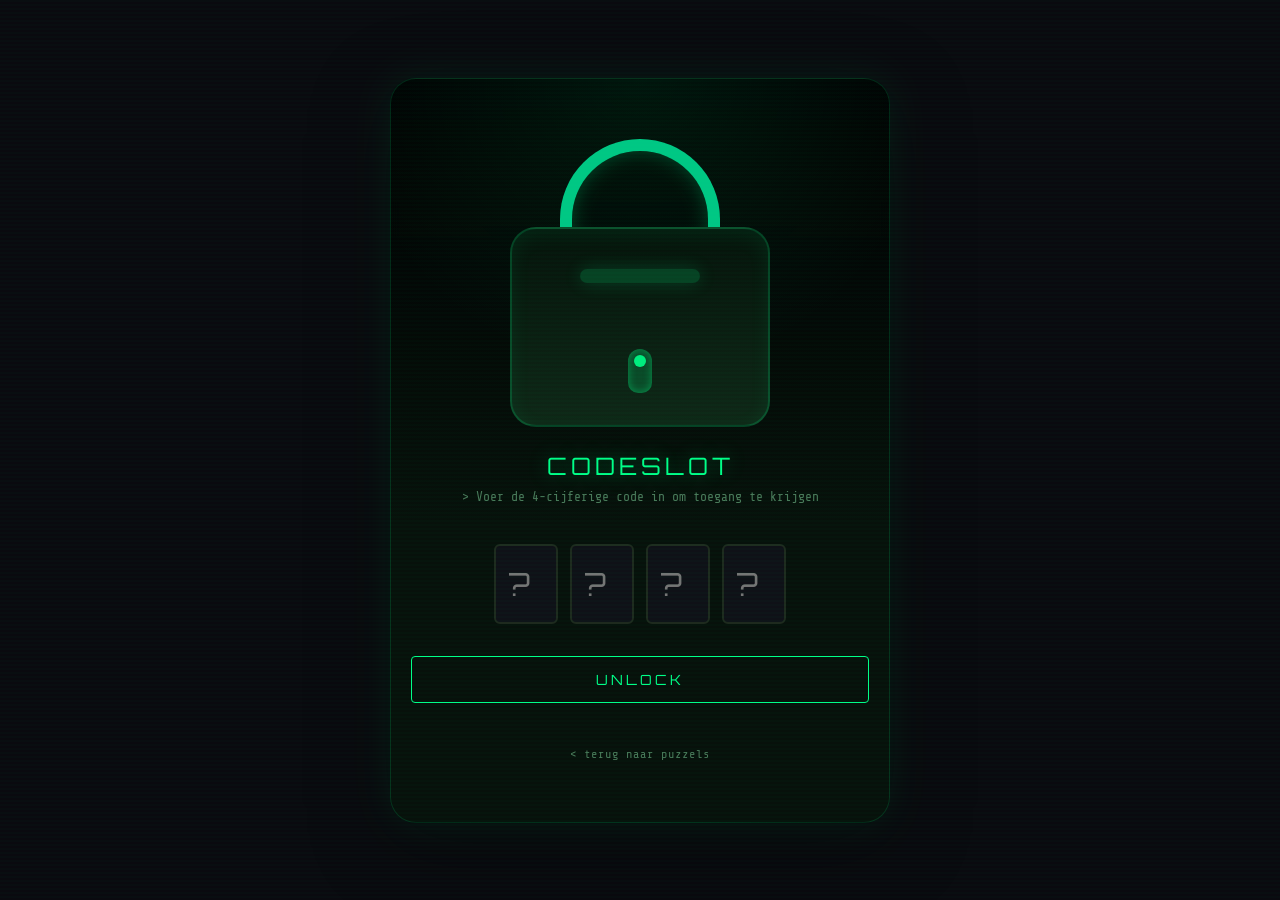
<file: Escape - Andrey kolpakchi/codelock.html>
<!DOCTYPE html>
<html lang="nl">
<head>
  <meta charset="UTF-8">
  <meta name="viewport" content="width=device-width, initial-scale=1.0">
  <title>DEV//ESCAPE — Codeslot</title>
  <link rel="stylesheet" href="style.css">
</head>
<body>
  <div class="scanlines"></div>

  <div class="lock-wrap">
    <div class="lock-shell">
      <div class="lock-shackle"></div>
      <div class="lock-body">
        <div class="lock-eyes"></div>
        <div class="lock-keyhole"></div>
      </div>
    </div>

    <p class="lock-title">CODESLOT</p>
    <p class="lock-sub">> Voer de 4-cijferige code in om toegang te krijgen</p>

    <div class="code-inputs">
      <input class="code-digit" id="d1" type="number" min="0" max="9" maxlength="1" placeholder="?">
      <input class="code-digit" id="d2" type="number" min="0" max="9" maxlength="1" placeholder="?">
      <input class="code-digit" id="d3" type="number" min="0" max="9" maxlength="1" placeholder="?">
      <input class="code-digit" id="d4" type="number" min="0" max="9" maxlength="1" placeholder="?">
    </div>

    <button class="lock-btn" onclick="checkCode()">UNLOCK</button>

    <div class="lock-result" id="result-granted">
      <p class="result-title">ACCESS GRANTED</p>
      <p>✓ Welkom, developer!</p>
      <p class="result-note">Je hebt de code correct ingevoerd. De kluis is ontgrendeld.</p>
    </div>

    <div class="lock-result" id="result-denied">
      <p class="result-title">ACCESS DENIED</p>
      <p>✗ Verkeerde code. Je wordt teruggestuurd naar het begin.</p>
    </div>

    <a href="puzzels.html" class="nav-link">&lt; terug naar puzzels</a>
  </div>

  <script src="codelock.js"></script>
</body>
</html>
</file>
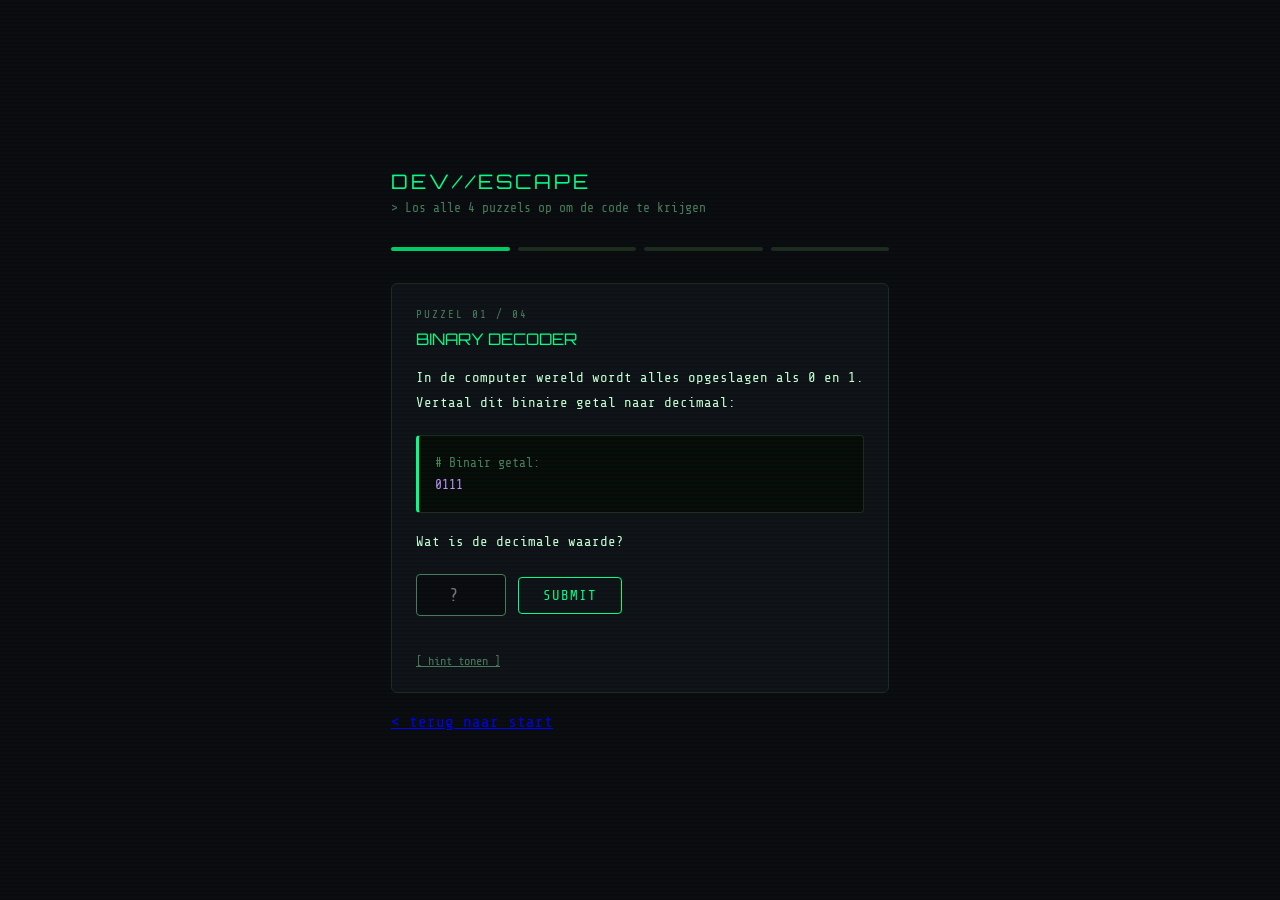
<file: Escape - Andrey kolpakchi/puzzels.html>
<!DOCTYPE html>
<html lang="nl">
<head>
  <meta charset="UTF-8">
  <meta name="viewport" content="width=device-width, initial-scale=1.0">
  <title>DEV//ESCAPE — Puzzels</title>
  <link rel="stylesheet" href="style.css">
</head>
<body>
  <div class="scanlines"></div>

  <div class="page-wrap">
    <p class="page-header">DEV//ESCAPE</p>
    <p class="page-sub">> Los alle 4 puzzels op om de code te krijgen</p>

    <div class="progress-bar">
      <div class="progress-step active" id="step-1"></div>
      <div class="progress-step" id="step-2"></div>
      <div class="progress-step" id="step-3"></div>
      <div class="progress-step" id="step-4"></div>
    </div>

    <!-- PUZZEL 1: Binair -->
    <div class="puzzle-card active" id="card-1">
      <p class="puzzle-num">PUZZEL 01 / 04</p>
      <p class="puzzle-title">BINARY DECODER</p>
      <p class="puzzle-content">
        In de computer wereld wordt alles opgeslagen als 0 en 1.<br>
        Vertaal dit binaire getal naar decimaal:
      </p>
      <div class="code-block">
        <span class="cm"># Binair getal:</span><br>
        <span class="num">0111</span>
      </div>
      <p class="puzzle-content">Wat is de decimale waarde?</p>
      <div class="answer-row">
        <input class="answer-input" id="ans1" type="number" maxlength="2" placeholder="?">
        <button class="btn" onclick="check(1, 7)">SUBMIT</button>
      </div>
      <p class="feedback" id="fb1"></p>
      <button class="hint-btn" onclick="toggleHint(1)">[ hint tonen ]</button>
      <p class="hint-text" id="hint1">0×8 + 1×4 + 1×2 + 1×1 = ?</p>
    </div>

    <!-- PUZZEL 2: Bug zoeken -->
    <div class="puzzle-card" id="card-2">
      <p class="puzzle-num">PUZZEL 02 / 04</p>
      <p class="puzzle-title">BUG HUNTER</p>
      <p class="puzzle-content">
        Er zit een bug in deze Python code!<br>
        Op welke <strong style="color:var(--yellow)">regelnummer</strong> staat de fout?
      </p>
      <div class="code-block">
<span class="cm"># Bereken gemiddelde van een lijst</span>
<span class="kw">def</span> <span class="fn">gemiddelde</span>(lijst):
    totaal = <span class="num">0</span>
    <span class="kw">for</span> getal <span class="kw">in</span> lijst:
        totaal = totaal - getal
    <span class="kw">return</span> totaal / len(lijst)

result = <span class="fn">gemiddelde</span>([<span class="num">10</span>, <span class="num">20</span>, <span class="num">30</span>])
<span class="fn">print</span>(result)
      </div>
      <p class="puzzle-content">Op welke regel staat de bug? (tel vanaf regel 1)</p>
      <div class="answer-row">
        <input class="answer-input" id="ans2" type="number" placeholder="?">
        <button class="btn" onclick="check(2, 5)">SUBMIT</button>
      </div>
      <p class="feedback" id="fb2"></p>
      <button class="hint-btn" onclick="toggleHint(2)">[ hint tonen ]</button>
      <p class="hint-text" id="hint2">Kijk naar de berekening van totaal. Optellen of aftrekken?</p>
    </div>

    <!-- PUZZEL 3: Hoeveel bits -->
    <div class="puzzle-card" id="card-3">
      <p class="puzzle-num">PUZZEL 03 / 04</p>
      <p class="puzzle-title">DATA TYPES</p>
      <p class="puzzle-content">
        Een developer moet data types kennen.<br>
        Bekijk dit JavaScript object:
      </p>
      <div class="code-block">
<span class="kw">const</span> developer = {
  naam: <span class="str">"Lisa"</span>,
  leeftijd: <span class="num">17</span>,
  skills: [<span class="str">"HTML"</span>, <span class="str">"CSS"</span>, <span class="str">"JS"</span>],
  actief: <span class="kw">true</span>
};

<span class="fn">console</span>.log(developer.skills.length);
      </div>
      <p class="puzzle-content">Wat print <code style="color:var(--green)">console.log</code> uit?</p>
      <div class="answer-row">
        <input class="answer-input" id="ans3" type="number" placeholder="?">
        <button class="btn" onclick="check(3, 3)">SUBMIT</button>
      </div>
      <p class="feedback" id="fb3"></p>
      <button class="hint-btn" onclick="toggleHint(3)">[ hint tonen ]</button>
      <p class="hint-text" id="hint3">Hoeveel items zitten er in de skills array?</p>
    </div>

    <!-- PUZZEL 4: Output voorspellen -->
    <div class="puzzle-card" id="card-4">
      <p class="puzzle-num">PUZZEL 04 / 04</p>
      <p class="puzzle-title">CODE TRACE</p>
      <p class="puzzle-content">
        Volg de code stap voor stap.<br>
        Wat is de uiteindelijke waarde van <code style="color:var(--green)">x</code>?
      </p>
      <div class="code-block">
<span class="kw">let</span> x = <span class="num">2</span>;
x = x + <span class="num">2</span>;
x = x - <span class="num">2</span>;

<span class="fn">console</span>.log(x);
      </div>
      <p class="puzzle-content">Wat is de output?</p>
      <div class="answer-row">
        <input class="answer-input" id="ans4" type="number" placeholder="?">
        <button class="btn" onclick="check(4, 2)">SUBMIT</button>
      </div>
      <p class="feedback" id="fb4"></p>
      <button class="hint-btn" onclick="toggleHint(4)">[ hint tonen ]</button>
      <p class="hint-text" id="hint4">Begin met 2, tel 2 op, trek 2 af. Het antwoord is 2.</p>
    </div>

    <a href="index.html" class="nav-link\">&lt; terug naar start</a>
  </div>

  <script src="puzzels.js"></script>
</body>
</html>
</file>
<file: ae-dev-project-Andrey-kolpakchi/css/style.css>
/* =====================================================
   AE & DEV WORLD — Main Styles
   style.css
===================================================== */


*{margin:0;padding:0;box-sizing:border-box}
html,body{width:100%;min-height:100%;overflow-x:hidden}
body{font-family:'Orbitron',sans-serif;background:#08080f;color:#fff;position:relative}

/* AE & MATRIX BACKGROUND CANVASES */

/* AE background canvas */
#aeBg{position:fixed;top:0;left:0;width:100%;height:100%;z-index:0;pointer-events:none;opacity:0;transition:opacity .5s}
body.theme-ae #aeBg{opacity:1}
/* MATRIX CANVAS — fixed behind everything */
#matrixBg{
  position:fixed;top:0;left:0;width:100%;height:100%;
  z-index:0;pointer-events:none;
  display:block;
}

/* SCREENS — above matrix */
.screen{
  position:relative;z-index:2;
  min-height:100vh;
  display:flex;flex-direction:column;
  justify-content:center;align-items:center;
  gap:26px;padding:50px 20px;text-align:center;
}
.hidden{display:none!important}

/* GLITCH */
#glitchOverlay{position:fixed;inset:0;z-index:1;pointer-events:none;opacity:0}

@keyframes glShake{0%,100%{transform:translate(0)}20%{transform:translate(-6px,3px) skew(-2deg)}40%{transform:translate(6px,-3px) skew(2deg)}60%{transform:translate(-4px,2px)}80%{transform:translate(4px,-1px)}}
.shaking{animation:glShake .5s linear}

/* LANG */
#langBtn{
  position:fixed;top:16px;left:16px;z-index:20;
  background:linear-gradient(135deg,#9b5cff,#6e3cff);
  color:#fff;border:none;padding:10px 16px;border-radius:11px;
  font-family:'Orbitron',sans-serif;font-weight:700;font-size:11px;
  cursor:pointer;box-shadow:0 0 22px rgba(155,92,255,.55);transition:.2s;letter-spacing:1px;
}
#langBtn:hover{transform:translateY(-2px) scale(1.05)}

/* HOME */
#home{background:radial-gradient(circle at 15% 20%,rgba(100,140,255,.18),transparent 40%),radial-gradient(circle at 85% 35%,rgba(0,255,140,.12),transparent 45%),linear-gradient(#07070e,#0c0c1a)}
#home h1{font-size:clamp(28px,6vw,66px);font-weight:900;background:linear-gradient(135deg,#fff,rgba(200,200,255,.6));-webkit-background-clip:text;-webkit-text-fill-color:transparent;background-clip:text;animation:fadeUp .8s ease;letter-spacing:2px}
.home-tag{font-size:10px;letter-spacing:4px;color:rgba(255,255,255,.3);text-transform:uppercase;animation:fadeUp .6s ease}
.home-lead{max-width:540px;font-family:'Share Tech Mono',monospace;font-size:13px;color:rgba(255,255,255,.45);line-height:1.9;animation:fadeUp .8s ease .15s both}
.home-info-btns{display:flex;gap:12px;flex-wrap:wrap;justify-content:center;animation:fadeUp .8s ease .25s both}
.info-btn{padding:9px 18px;border-radius:100px;font-family:'Orbitron',sans-serif;font-size:10px;font-weight:700;letter-spacing:1px;cursor:pointer;transition:.3s;border:none}
#btnAE{background:rgba(70,170,255,.1);color:#7dd8ff;border:1px solid rgba(70,170,255,.3)}
#btnAE:hover{background:rgba(70,170,255,.22);transform:translateY(-3px);box-shadow:0 10px 28px rgba(70,170,255,.25)}
#btnDEV{background:rgba(0,255,110,.07);color:#7CFFB2;border:1px solid rgba(0,255,110,.25)}
#btnDEV:hover{background:rgba(0,255,110,.17);transform:translateY(-3px);box-shadow:0 10px 28px rgba(0,255,110,.2)}

/* WORLD CARDS */
.cards{display:flex;gap:24px;flex-wrap:wrap;justify-content:center;animation:fadeUp .9s ease .35s both}
.card{width:265px;height:180px;border-radius:22px;display:flex;flex-direction:column;align-items:center;justify-content:center;gap:8px;font-weight:700;cursor:pointer;font-size:17px;position:relative;overflow:hidden;transition:.35s cubic-bezier(.2,.8,.2,1);letter-spacing:1px}
.card:hover{transform:translateY(-10px) scale(1.05)}
.card-icon{font-size:36px;position:relative;z-index:1}
.card>span:not(.card-icon):not(.card-sub){position:relative;z-index:1}
.card-sub{font-family:'Share Tech Mono',monospace;font-size:9px;letter-spacing:3px;opacity:.45;font-weight:400;position:relative;z-index:1}
.card.ae{background:linear-gradient(145deg,#071a2d,#0c3050);color:#7dd8ff;border:1px solid rgba(70,170,255,.28);box-shadow:0 18px 55px rgba(30,120,255,.18)}
.card.ae:hover{border-color:rgba(70,170,255,.65);box-shadow:0 28px 75px rgba(30,120,255,.42)}
.card.dev{background:linear-gradient(145deg,#01090401,#031506);color:#00ff88;border:1px solid rgba(0,255,110,.28);box-shadow:0 18px 55px rgba(0,255,110,.13)}
.card.dev:hover{border-color:rgba(0,255,110,.65);box-shadow:0 28px 75px rgba(0,255,110,.38)}
/* shimmer */
.card::after{content:"";position:absolute;top:0;left:-100%;width:50%;height:100%;background:linear-gradient(90deg,transparent,rgba(255,255,255,.06),transparent);transition:none}
.card:hover::after{animation:cardShimmer .55s ease forwards}
@keyframes cardShimmer{to{left:200%}}

/* THEMES */
body.theme-ae{background:linear-gradient(160deg,#03091a 0%,#060f24 40%,#040818 100%)}
/* AE animated orbs */
body.theme-ae::before{
  content:"";position:fixed;inset:0;z-index:0;pointer-events:none;
  background:
    radial-gradient(ellipse 55% 35% at 20% 25%,rgba(30,100,255,.22),transparent),
    radial-gradient(ellipse 40% 50% at 80% 15%,rgba(0,180,255,.14),transparent),
    radial-gradient(ellipse 60% 40% at 60% 80%,rgba(100,40,255,.12),transparent),
    radial-gradient(ellipse 35% 45% at 10% 70%,rgba(0,220,255,.08),transparent);
  animation:aeAurora 12s ease-in-out infinite alternate;
}
body.theme-ae::after{
  content:"";position:fixed;inset:0;z-index:0;pointer-events:none;
  background:
    radial-gradient(circle 180px at 75% 45%,rgba(40,130,255,.08),transparent),
    radial-gradient(circle 100px at 30% 60%,rgba(0,200,255,.06),transparent);
  animation:aeOrbs 8s ease-in-out infinite alternate;
}
@keyframes aeAurora{0%{opacity:.7;transform:scale(1) rotate(0deg)}100%{opacity:1;transform:scale(1.05) rotate(2deg)}}
@keyframes aeOrbs{0%{transform:translate(0,0)}100%{transform:translate(20px,-15px)}}
body.theme-dev{background:transparent}
/* scanlines for dev */
body.theme-dev #scanlines{opacity:1}
#scanlines{position:fixed;inset:0;z-index:1;pointer-events:none;opacity:0;background:repeating-linear-gradient(0deg,transparent,transparent 2px,rgba(0,0,0,.08) 2px,rgba(0,0,0,.08) 4px)}
/* dark bg layer behind screens but above canvas */
#devBg{position:fixed;inset:0;z-index:1;pointer-events:none;background:#020c06;opacity:0;transition:opacity .5s}
body.theme-dev #devBg{opacity:.78}
/* DEV grid overlay on top of matrix */
#devGrid{position:fixed;inset:0;z-index:2;pointer-events:none;opacity:0}
body.theme-dev #devGrid{opacity:1}
/* DEV corner glow accents */
body.theme-dev #devAccents{opacity:1}
#devAccents{position:fixed;inset:0;z-index:2;pointer-events:none;opacity:0;
  background:
    radial-gradient(ellipse 30% 40% at 5% 50%,rgba(0,255,100,.06),transparent),
    radial-gradient(ellipse 25% 35% at 95% 50%,rgba(0,255,100,.05),transparent),
    radial-gradient(ellipse 50% 20% at 50% 0%,rgba(0,200,80,.08),transparent),
    radial-gradient(ellipse 50% 20% at 50% 100%,rgba(0,200,80,.06),transparent);
}

/* CATEGORY */
body.theme-ae #category{background:transparent}
body.theme-dev #category{background:transparent}
#catTitle{font-size:clamp(20px,4vw,50px);font-weight:900;letter-spacing:2px;animation:fadeUp .5s ease}
body.theme-ae #catTitle{background:linear-gradient(135deg,#7dd8ff,#fff);-webkit-background-clip:text;-webkit-text-fill-color:transparent;background-clip:text}
body.theme-dev #catTitle{color:#00ff88;text-shadow:0 0 26px rgba(0,255,100,.45)}
.cat-desc{font-family:'Share Tech Mono',monospace;font-size:11px;opacity:.4;letter-spacing:2px;animation:fadeUp .5s ease .1s both}
/* ORBIT MENU */
.orbit-card{
  position:absolute;width:136px;min-height:100px;
  border-radius:18px;
  display:flex;flex-direction:column;align-items:center;justify-content:center;
  gap:5px;font-family:'Orbitron',sans-serif;font-size:10px;font-weight:700;
  cursor:pointer;transition:.3s cubic-bezier(.2,.8,.2,1);border:none;
  letter-spacing:.5px;padding:14px 10px;
  pointer-events:auto;
  animation:orbitIn .5s cubic-bezier(.2,.8,.2,1) both;
}
.orbit-card:hover{transform:translate(-50%,-50%) scale(1.12)!important;z-index:20!important}
@keyframes orbitIn{from{opacity:0;transform:translate(-50%,-50%) scale(.4) rotate(-10deg)}to{opacity:1}}
.orbit-icon{font-size:24px;margin-bottom:3px;filter:drop-shadow(0 0 8px currentColor)}
.orbit-label{font-size:11px;font-weight:700;letter-spacing:.5px}
.orbit-desc{
  font-family:'Share Tech Mono',monospace;
  font-size:9px;color:rgba(255,255,255,.38);
  font-weight:400;line-height:1.4;
  text-align:center;margin-top:3px;
}
body.theme-ae .m-quiz{background:rgba(30,100,255,.12);color:#80d4ff;border:1px solid rgba(30,100,255,.3)}
body.theme-ae .m-quiz:hover{box-shadow:0 14px 36px rgba(30,100,255,.3);transform:translate(-50%,-50%) scale(1.1)!important;transform:translate(-50%,-50%) scale(1.1)!important}
body.theme-dev .m-quiz{background:rgba(0,255,100,.07);color:#00ff88;border:1px solid rgba(0,255,100,.2)}
body.theme-dev .m-quiz:hover{box-shadow:0 14px 36px rgba(0,255,100,.28);transform:translate(-50%,-50%) scale(1.1)!important}
body.theme-ae .m-g1{background:rgba(100,50,255,.1);color:#c8b4ff;border:1px solid rgba(100,50,255,.25)}
body.theme-ae .m-g1:hover{box-shadow:0 14px 36px rgba(100,50,255,.3);transform:translate(-50%,-50%) scale(1.1)!important}
body.theme-dev .m-g1{background:rgba(0,210,255,.07);color:#60e8ff;border:1px solid rgba(0,210,255,.2)}
body.theme-dev .m-g1:hover{box-shadow:0 14px 36px rgba(0,210,255,.28);transform:translate(-50%,-50%) scale(1.1)!important}
body.theme-ae .m-g2{background:rgba(0,180,255,.1);color:#7dd8ff;border:1px solid rgba(0,180,255,.25)}
body.theme-ae .m-g2:hover{box-shadow:0 14px 36px rgba(0,180,255,.3);transform:translate(-50%,-50%) scale(1.1)!important}
body.theme-dev .m-g2{background:rgba(0,255,70,.06);color:#80ff60;border:1px solid rgba(0,255,70,.2)}
body.theme-dev .m-g2:hover{box-shadow:0 14px 36px rgba(0,255,70,.28);transform:translate(-50%,-50%) scale(1.1)!important}
body.theme-ae .m-g3{background:rgba(255,150,0,.08);color:#ffc060;border:1px solid rgba(255,150,0,.22)}
body.theme-ae .m-g3:hover{box-shadow:0 14px 36px rgba(255,150,0,.3);transform:translate(-50%,-50%) scale(1.1)!important}
body.theme-dev .m-g3{background:rgba(255,200,0,.06);color:#ffd060;border:1px solid rgba(255,200,0,.2)}
body.theme-dev .m-g3:hover{box-shadow:0 14px 36px rgba(255,200,0,.25);transform:translate(-50%,-50%) scale(1.1)!important}
body.theme-ae .m-facts{background:rgba(255,100,200,.07);color:#ffb4e8;border:1px solid rgba(255,100,200,.2)}
body.theme-ae .m-facts:hover{box-shadow:0 14px 36px rgba(255,100,200,.25);transform:translate(-50%,-50%) scale(1.1)!important}
body.theme-dev .m-facts{background:rgba(180,255,100,.05);color:#c8ff80;border:1px solid rgba(180,255,100,.18)}
body.theme-dev .m-facts:hover{box-shadow:0 14px 36px rgba(180,255,100,.22);transform:translate(-50%,-50%) scale(1.1)!important}
body.theme-ae .m-g4{background:rgba(0,255,200,.07);color:#80ffe8;border:1px solid rgba(0,255,200,.2)}
body.theme-ae .m-g4:hover{box-shadow:0 14px 36px rgba(0,255,200,.28);transform:translate(-50%,-50%) scale(1.1)!important}
body.theme-ae .m-g5{background:rgba(255,150,80,.07);color:#ffb880;border:1px solid rgba(255,150,80,.22)}
body.theme-ae .m-g5:hover{box-shadow:0 14px 36px rgba(255,150,80,.3);transform:translate(-50%,-50%) scale(1.1)!important}
body.theme-dev .m-g5{background:rgba(200,80,255,.06);color:#dd88ff;border:1px solid rgba(200,80,255,.2)}
body.theme-dev .m-g5:hover{box-shadow:0 14px 36px rgba(200,80,255,.25);transform:translate(-50%,-50%) scale(1.1)!important}
body.theme-dev .m-g4{background:rgba(255,80,200,.06);color:#ffb4e8;border:1px solid rgba(255,80,200,.18)}
body.theme-dev .m-g4:hover{box-shadow:0 14px 36px rgba(255,80,200,.22);transform:translate(-50%,-50%) scale(1.1)!important}

.back-btn{background:rgba(255,255,255,.05);color:rgba(255,255,255,.4);border:1px solid rgba(255,255,255,.1)!important;padding:9px 22px;border-radius:100px;font-family:'Orbitron',sans-serif;font-size:10px;letter-spacing:1px;cursor:pointer;transition:.2s;animation:fadeUp .6s ease .4s both}
.back-btn:hover{background:rgba(255,255,255,.1);color:#fff}

/* QUIZ */
body.theme-ae #quiz{background:rgba(3,8,22,.7)}
body.theme-dev #quiz{background:rgba(2,12,6,.88)}
.quiz-hud{display:flex;gap:12px;align-items:center;flex-wrap:wrap;justify-content:center;animation:fadeUp .4s ease}
.hud-pill{padding:6px 14px;border-radius:100px;font-size:10px;font-weight:700;letter-spacing:1px}
.p-xp{background:rgba(255,200,0,.1);border:1px solid rgba(255,200,0,.2);color:#ffd060}
.p-combo{background:rgba(255,80,80,.08);border:1px solid rgba(255,80,80,.18);color:#ff7070}
.p-prog{background:rgba(255,255,255,.04);border:1px solid rgba(255,255,255,.1);color:rgba(255,255,255,.4)}
.quiz-box{max-width:660px;width:100%;padding:28px;border-radius:20px;background:rgba(255,255,255,.032);border:1px solid rgba(255,255,255,.07);backdrop-filter:blur(14px);animation:fadeUp .5s ease .1s both}
.q-prog-bar{width:100%;height:3px;background:rgba(255,255,255,.07);border-radius:2px;margin-bottom:20px;overflow:hidden}
.q-prog-fill{height:100%;border-radius:2px;transition:width .5s cubic-bezier(.4,0,.2,1)}
body.theme-ae .q-prog-fill{background:linear-gradient(90deg,#3c8fff,#00cfff)}
body.theme-dev .q-prog-fill{background:linear-gradient(90deg,#00ff88,#00e5ff)}
#question{font-size:clamp(14px,2.4vw,18px);font-weight:700;line-height:1.55;margin-bottom:22px;color:#fff}
body.theme-dev #question{color:#c8ffe0;font-family:'Share Tech Mono',monospace}
.ans-grid{display:grid;grid-template-columns:1fr 1fr;gap:9px}
@media(max-width:500px){.ans-grid{grid-template-columns:1fr}}
.ans-btn{padding:13px 15px;border-radius:12px;font-family:'Orbitron',sans-serif;font-size:10px;font-weight:700;letter-spacing:.4px;cursor:pointer;transition:.22s;border:none;text-align:left;line-height:1.4}
body.theme-ae .ans-btn{background:rgba(30,110,255,.09);color:#9acfff;border:1px solid rgba(30,110,255,.18)}
body.theme-ae .ans-btn:hover:not(:disabled){background:rgba(30,110,255,.22);border-color:rgba(30,110,255,.5);transform:translateY(-3px);box-shadow:0 8px 20px rgba(30,110,255,.28)}
body.theme-dev .ans-btn{background:rgba(0,255,100,.06);color:#7CFFB2;border:1px solid rgba(0,255,100,.15);font-family:'Share Tech Mono',monospace;font-size:12px}
body.theme-dev .ans-btn:hover:not(:disabled){background:rgba(0,255,100,.16);border-color:rgba(0,255,100,.45);transform:translateY(-3px);box-shadow:0 8px 20px rgba(0,255,100,.18)}
.ans-btn.correct{background:rgba(0,255,100,.22)!important;border-color:#00ff88!important;color:#fff!important;animation:pop .4s ease}
.ans-btn.wrong{background:rgba(255,50,50,.18)!important;border-color:#ff3c3c!important;color:#ff9090!important;animation:wshake .3s ease}
@keyframes pop{0%{transform:scale(1)}50%{transform:scale(1.06)}100%{transform:scale(1)}}
@keyframes wshake{0%,100%{transform:translateX(0)}25%{transform:translateX(-6px)}75%{transform:translateX(6px)}}
.ans-info{margin-top:13px;padding:12px 15px;border-radius:10px;font-family:'Share Tech Mono',monospace;font-size:12px;line-height:1.65;animation:fadeUp .3s ease}
body.theme-ae .ans-info{background:rgba(30,110,255,.1);border:1px solid rgba(30,110,255,.22);color:#b0d8ff}
body.theme-dev .ans-info{background:rgba(0,255,100,.07);border:1px solid rgba(0,255,100,.18);color:#a0ffcc}
.next-btn{margin-top:13px;padding:9px 26px;border-radius:100px;font-family:'Orbitron',sans-serif;font-size:10px;font-weight:700;letter-spacing:1px;cursor:pointer;border:none;transition:.22s}
body.theme-ae .next-btn{background:linear-gradient(135deg,#3c8fff,#00cfff);color:#fff}
body.theme-dev .next-btn{background:linear-gradient(135deg,#00ff88,#00e5ff);color:#020c06}
.next-btn:hover{transform:translateY(-2px) scale(1.04)}

/* RESULT */
body.theme-ae #result{background:rgba(3,8,22,.7)}
body.theme-dev #result{background:rgba(2,12,6,.88)}
.res-box{padding:36px;border-radius:22px;max-width:440px;width:100%;animation:fadeUp .6s ease}
body.theme-ae .res-box{background:rgba(30,110,255,.07);border:1px solid rgba(30,110,255,.18)}
body.theme-dev .res-box{background:rgba(0,255,100,.05);border:1px solid rgba(0,255,100,.18)}
.res-score{font-size:66px;font-weight:900;line-height:1}
body.theme-ae .res-score{background:linear-gradient(135deg,#7dd8ff,#fff);-webkit-background-clip:text;-webkit-text-fill-color:transparent;background-clip:text}
body.theme-dev .res-score{background:linear-gradient(135deg,#00ff88,#00e5ff);-webkit-background-clip:text;-webkit-text-fill-color:transparent;background-clip:text}
.res-rank{font-size:18px;font-weight:700;letter-spacing:3px;margin:9px 0}
body.theme-ae .res-rank{color:#7dd8ff}
body.theme-dev .res-rank{color:#00ff88}
.res-msg{font-family:'Share Tech Mono',monospace;font-size:12px;opacity:.6;line-height:1.7;margin:11px 0}
.res-xp{font-size:13px;font-weight:700;margin:8px 0}
.res-acts{display:flex;gap:10px;justify-content:center;flex-wrap:wrap;margin-top:15px}
.res-acts button{padding:9px 18px;border-radius:100px;font-family:'Orbitron',sans-serif;font-size:10px;font-weight:700;letter-spacing:1px;cursor:pointer;border:none;transition:.22s}
.res-acts button:hover{transform:translateY(-2px)}
.btn-retry{background:rgba(255,255,255,.07);color:rgba(255,255,255,.5);border:1px solid rgba(255,255,255,.12)!important}
body.theme-ae .btn-back{background:linear-gradient(135deg,#3c8fff,#00cfff);color:#fff}
body.theme-dev .btn-back{background:linear-gradient(135deg,#00ff88,#00e5ff);color:#020c06}

/* GAME */
body.theme-ae #game{background:rgba(3,8,22,.7)}
body.theme-dev #game{background:rgba(2,12,6,.88)}
#game{gap:10px}
.game-hud{display:flex;gap:12px;align-items:center;justify-content:center;flex-wrap:wrap}
#gameCanvas{border-radius:15px;display:block;cursor:crosshair;max-width:100%}
body.theme-dev #gameCanvas{border:1px solid rgba(0,255,100,.28);box-shadow:0 0 35px rgba(0,255,100,.1)}
body.theme-ae #gameCanvas{border:1px solid rgba(30,110,255,.3);box-shadow:0 0 35px rgba(30,110,255,.18)}
.game-hint{font-family:'Share Tech Mono',monospace;font-size:11px;color:rgba(255,255,255,.35);max-width:400px;line-height:1.6;text-align:center}

/* FACTS */
body.theme-ae #factsScreen{background:rgba(3,8,22,.7)}
body.theme-dev #factsScreen{background:rgba(2,12,6,.88)}
.facts-wrap{max-width:660px;width:100%;display:flex;flex-direction:column;gap:14px;animation:fadeUp .5s ease}
.fact-card{padding:18px 20px;border-radius:15px;text-align:left}
body.theme-ae .fact-card{background:rgba(30,110,255,.07);border:1px solid rgba(30,110,255,.18);color:#b8d8ff}
body.theme-dev .fact-card{background:rgba(0,255,100,.05);border:1px solid rgba(0,255,100,.16);color:#a0ffcc}
.fact-n{font-size:9px;font-family:'Orbitron',monospace;font-weight:700;letter-spacing:2px;opacity:.38;margin-bottom:7px}
.fact-t{font-family:'Orbitron',monospace;font-size:12px;font-weight:700;margin-bottom:6px}
body.theme-ae .fact-t{color:#7dd8ff}
body.theme-dev .fact-t{color:#00ff88}
.fact-b{font-family:'Share Tech Mono',monospace;font-size:12px;line-height:1.75}

/* MASCOT */
#mascot{position:fixed;bottom:0;right:18px;z-index:50;display:flex;flex-direction:column;align-items:flex-end;gap:7px}
#mascotBtn{
  width:52px;height:52px;border-radius:50%;
  display:flex;align-items:center;justify-content:center;
  font-size:26px;cursor:pointer;
  background:rgba(10,10,20,.9);
  border:2px solid rgba(155,92,255,.4);
  box-shadow:0 0 18px rgba(155,92,255,.3);
  transition:.3s;animation:mascotBob 2.8s ease-in-out infinite;
  position:relative;
}
body.theme-dev #mascotBtn{border-color:rgba(0,255,100,.45);box-shadow:0 0 18px rgba(0,255,100,.28)}
body.theme-ae #mascotBtn{border-color:rgba(70,170,255,.45);box-shadow:0 0 18px rgba(70,170,255,.28)}
#mascotBtn:hover{transform:scale(1.15)!important;animation:none}
@keyframes mascotBob{0%,100%{transform:translateY(0)}50%{transform:translateY(-8px)}}
.mascot-dot{position:absolute;top:-2px;right:-2px;width:13px;height:13px;border-radius:50%;background:#ff3c3c;border:2px solid #08080f;font-size:7px;display:flex;align-items:center;justify-content:center;font-weight:700;animation:dotPulse 1.4s ease-in-out infinite}
@keyframes dotPulse{0%,100%{transform:scale(1)}50%{transform:scale(1.25)}}
#mascotBubble{
  background:rgba(8,10,16,.94);
  border:1px solid rgba(255,255,255,.1);
  border-radius:14px 14px 4px 14px;
  padding:13px 15px;max-width:230px;
  font-family:'Share Tech Mono',monospace;
  font-size:11px;line-height:1.65;
  -webkit-backdrop-filter:blur(14px);
  -webkit-backdrop-filter:blur(14px);
  backdrop-filter:blur(14px);
  box-shadow:0 8px 28px rgba(0,0,0,.5);
  animation:bubIn .4s cubic-bezier(.2,.8,.2,1);
}
body.theme-dev #mascotBubble{border-color:rgba(0,255,100,.22);color:#c8ffe0}
body.theme-ae #mascotBubble{border-color:rgba(70,170,255,.22);color:#c8e8ff}
#mascotBubble.hidden{display:none!important}
@keyframes bubIn{from{opacity:0;transform:translateY(8px) scale(.95)}to{opacity:1;transform:none}}
.bub-lbl{font-size:9px;font-family:'Orbitron',sans-serif;letter-spacing:2px;opacity:.4;margin-bottom:7px;text-transform:uppercase}
.bub-text{margin-bottom:9px}
.bub-btns{display:flex;gap:7px}
.bub-btn{padding:5px 11px;border-radius:7px;font-size:9px;font-family:'Orbitron',sans-serif;font-weight:700;letter-spacing:.5px;cursor:pointer;border:none;transition:.2s}
.bub-btn:hover{transform:translateY(-1px)}
body.theme-dev .bub-next{background:rgba(0,255,100,.15);color:#00ff88;border:1px solid rgba(0,255,100,.25)!important}
body.theme-ae .bub-next{background:rgba(70,170,255,.15);color:#7dd8ff;border:1px solid rgba(70,170,255,.25)!important}
body:not(.theme-ae):not(.theme-dev) .bub-next{background:rgba(155,92,255,.15);color:#c8b4ff;border:1px solid rgba(155,92,255,.25)!important}
.bub-close{background:rgba(255,255,255,.06);color:rgba(255,255,255,.38);border:1px solid rgba(255,255,255,.1)!important}


/* HOME FLOATS */
.home-floats{position:absolute;inset:0;pointer-events:none;z-index:1;overflow:hidden}
.hf{position:absolute;font-family:'Share Tech Mono',monospace;font-size:11px;opacity:0;
  animation:hfloat 12s ease-in-out infinite;white-space:nowrap}
.hf1{left:5%;top:15%;color:rgba(70,170,255,.28);animation-delay:0s;animation-duration:14s}
.hf2{right:8%;top:22%;color:rgba(0,255,100,.2);animation-delay:2s;animation-duration:11s}
.hf3{left:12%;bottom:30%;color:rgba(70,170,255,.2);animation-delay:4s;animation-duration:13s}
.hf4{right:12%;bottom:25%;color:rgba(0,255,100,.22);animation-delay:1s;animation-duration:10s}
.hf5{left:2%;top:45%;color:rgba(70,170,255,.18);animation-delay:6s;animation-duration:16s}
.hf6{right:3%;top:55%;color:rgba(0,255,100,.18);animation-delay:3s;animation-duration:12s}
.hf7{left:20%;top:8%;color:rgba(255,200,0,.15);animation-delay:5s;animation-duration:15s}
.hf8{right:20%;bottom:15%;color:rgba(200,100,255,.18);animation-delay:7s;animation-duration:13s}
@keyframes hfloat{0%{opacity:0;transform:translateY(10px)}20%{opacity:1}80%{opacity:.7}100%{opacity:0;transform:translateY(-20px)}}

/* CARD ENHANCEMENTS */
.card-glow{position:absolute;inset:-1px;border-radius:22px;opacity:0;transition:.4s;z-index:-1}
.card-glow-ae{background:radial-gradient(circle at 50% 50%,rgba(60,140,255,.25),transparent 70%)}
.card-glow-dev{background:radial-gradient(circle at 50% 50%,rgba(0,255,100,.2),transparent 70%)}
.card.ae:hover .card-glow-ae{opacity:1}
.card.dev:hover .card-glow-dev{opacity:1}
.card-tags{display:flex;gap:5px;flex-wrap:wrap;justify-content:center;position:relative;z-index:1;margin-top:4px}
.card-tags span{font-family:'Share Tech Mono',monospace;font-size:8px;padding:2px 7px;border-radius:100px;opacity:.45}
.card.ae .card-tags span{background:rgba(60,140,255,.15);border:1px solid rgba(60,140,255,.3);color:#7dd8ff}
.card.dev .card-tags span{background:rgba(0,255,100,.1);border:1px solid rgba(0,255,100,.25);color:#7CFFB2}
/* card enter animations */
.card.ae{animation:cardSlideL .7s cubic-bezier(.2,.8,.2,1) .4s both}
.card.dev{animation:cardSlideR .7s cubic-bezier(.2,.8,.2,1) .5s both}
@keyframes cardSlideL{from{opacity:0;transform:translateX(-40px) scale(.9)}to{opacity:1;transform:none}}
@keyframes cardSlideR{from{opacity:0;transform:translateX(40px) scale(.9)}to{opacity:1;transform:none}}

/* HOME STATS */
.home-stats{display:flex;align-items:center;gap:0;background:rgba(255,255,255,.03);border:1px solid rgba(255,255,255,.07);border-radius:100px;padding:8px 24px;animation:fadeUp 1s ease .6s both}
.stat-item{display:flex;flex-direction:column;align-items:center;padding:0 16px}
.stat-num{font-size:20px;font-weight:900;background:linear-gradient(135deg,#7dd8ff,#00ff88);-webkit-background-clip:text;-webkit-text-fill-color:transparent;background-clip:text}
.stat-lbl{font-family:'Share Tech Mono',monospace;font-size:9px;opacity:.35;letter-spacing:1px;margin-top:1px}
.stat-sep{width:1px;height:30px;background:rgba(255,255,255,.1)}

/* COMBO */
.combo-pop{position:fixed;top:50%;left:50%;transform:translate(-50%,-50%) scale(0);font-size:48px;font-weight:900;pointer-events:none;z-index:30;animation:comboBurst .7s cubic-bezier(.2,.8,.2,1) forwards;text-shadow:0 0 26px currentColor}
@keyframes comboBurst{0%{transform:translate(-50%,-50%) scale(0);opacity:1}50%{transform:translate(-50%,-65%) scale(1.3);opacity:1}100%{transform:translate(-50%,-90%) scale(.7);opacity:0}}

/* AE PARTICLES */
.aep{position:fixed;pointer-events:none;z-index:3;border-radius:50%;opacity:0;animation:aefloat 3.5s ease forwards}
@keyframes aefloat{0%{opacity:0;transform:translateY(0) scale(0)}20%{opacity:.65}80%{opacity:.3}100%{opacity:0;transform:translateY(-100px) scale(.2)}}

/* MODAL */
.modal-bg{position:fixed;inset:0;background:rgba(0,0,0,.7);backdrop-filter:blur(14px);display:flex;align-items:center;justify-content:center;z-index:60;animation:mbgIn .3s ease}
@keyframes mbgIn{from{opacity:0}to{opacity:1}}
.modal-bg.hidden{display:none!important}
.modal-box{position:relative;width:92%;max-width:640px;padding:36px;border-radius:24px;color:#eaf7ff;overflow:hidden;isolation:isolate;box-shadow:0 28px 75px rgba(0,0,0,.6);animation:mboxIn .45s cubic-bezier(.2,.8,.2,1)}
@keyframes mboxIn{from{opacity:0;transform:translateY(24px) scale(.95);filter:blur(8px)}to{opacity:1;transform:none;filter:blur(0)}}
.modal-box::before{content:"";position:absolute;inset:-60%;z-index:-2;filter:blur(60px);opacity:.85;animation:flowRot 18s linear infinite}
.modal-box::after{content:"";position:absolute;inset:0;z-index:-1;background:rgba(4,7,12,.6);border-radius:24px;backdrop-filter:blur(4px)}
@keyframes flowRot{0%{transform:rotate(0deg)}100%{transform:rotate(360deg)}}
.modal-box.ae{background:linear-gradient(140deg,#061828,#0d3050,#061828);border:1px solid rgba(70,170,255,.28)}
.modal-box.ae::before{background:radial-gradient(circle at 20% 30%,#3c8fff,transparent 40%),radial-gradient(circle at 80% 70%,#00cfff,transparent 45%),radial-gradient(circle at 60% 20%,#7dd8ff,transparent 40%)}
.modal-box.dev{background:linear-gradient(140deg,#010b04,#062618,#010b04);border:1px solid rgba(0,255,100,.22)}
.modal-box.dev::before{background:radial-gradient(circle at 25% 25%,#00ff88,transparent 40%),radial-gradient(circle at 75% 75%,#00ffd0,transparent 45%),radial-gradient(circle at 60% 30%,#66ffe6,transparent 40%)}
.modal-inner{position:relative;z-index:1}
.modal-tag{font-size:9px;letter-spacing:3px;opacity:.38;margin-bottom:7px;text-transform:uppercase}
.modal-box h2{font-size:clamp(20px,4vw,30px);font-weight:900;margin-bottom:11px;color:#fff;animation:textUp .5s ease .05s both}
.modal-box p{font-family:'Share Tech Mono',monospace;font-size:13px;line-height:1.85;color:rgba(255,255,255,.77);animation:textUp .5s ease .15s both}
.modal-box ul{list-style:none;margin-top:11px;display:flex;flex-direction:column;gap:6px}
.modal-box ul li{font-family:'Share Tech Mono',monospace;font-size:12px;color:rgba(255,255,255,.6);padding-left:14px;position:relative}
.modal-box ul li::before{content:"→";position:absolute;left:0;opacity:.4}
@keyframes textUp{from{opacity:0;transform:translateY(12px)}to{opacity:1;transform:none}}
#modalCloseBtn{margin-top:18px;padding:8px 20px;border-radius:100px;border:1px solid rgba(255,255,255,.18);background:rgba(255,255,255,.09);color:#fff;font-family:'Orbitron',sans-serif;font-size:10px;font-weight:700;letter-spacing:1px;cursor:pointer;transition:.22s;animation:textUp .6s ease .25s both}
#modalCloseBtn:hover{background:rgba(255,255,255,.18);transform:translateY(-2px)}
.sweep{position:absolute;top:0;left:-100%;width:55%;height:100%;background:linear-gradient(90deg,transparent,rgba(255,255,255,.05),transparent);animation:sweep 3.2s ease-in-out infinite;pointer-events:none;z-index:2}
@keyframes sweep{0%{left:-100%}100%{left:200%}}

/* ANIMATIONS */
@keyframes fadeUp{from{opacity:0;transform:translateY(22px)}to{opacity:1;transform:none}}


/* ADMIN PANEL */
.adm-tab{border-color:rgba(200,0,0,.15);color:rgba(255,80,80,.4);background:rgba(200,0,0,.05);border:1px solid rgba(200,0,0,.15);color:rgba(255,80,80,.5);padding:7px 14px;border-radius:8px;font-family:'Orbitron',sans-serif;font-size:9px;font-weight:700;letter-spacing:1px;cursor:pointer;transition:.2s}
.adm-tab.active,.adm-tab:hover{background:rgba(200,0,0,.12);border-color:rgba(200,0,0,.4);color:#ff5555}
.adm-pane{animation:fadeUp .3s ease}
.adm-stat{background:rgba(200,0,0,.04);border:1px solid rgba(200,0,0,.1);border-radius:10px;padding:14px}
.adm-stat-lbl{font-size:9px;color:rgba(200,0,0,.4);letter-spacing:1px;margin-bottom:4px;font-family:'Orbitron',sans-serif}
.adm-stat-val{font-size:15px;font-weight:700;color:#ff5555;font-family:'Orbitron',sans-serif}
.adm-btn{background:rgba(200,0,0,.08);border:1px solid rgba(200,0,0,.2);color:#ff5555;padding:7px 14px;border-radius:7px;font-family:'Share Tech Mono',monospace;font-size:10px;cursor:pointer;transition:.2s}
.adm-btn:hover{background:rgba(200,0,0,.18)}
.adm-qrow{background:rgba(255,255,255,.03);border:1px solid rgba(255,255,255,.06);border-radius:10px;padding:14px;margin-bottom:10px}
.adm-qnum{font-size:9px;color:rgba(200,0,0,.4);letter-spacing:2px;margin-bottom:5px;font-family:'Orbitron',sans-serif}
.adm-qtext{font-size:12px;color:#fff;margin-bottom:8px;line-height:1.5;font-family:'Share Tech Mono',monospace}
.adm-ans{display:flex;gap:6px;flex-wrap:wrap;margin-top:4px}
.adm-ans-opt{font-size:10px;padding:4px 10px;border-radius:100px;border:1px solid rgba(255,255,255,.1);color:rgba(255,255,255,.5);font-family:'Share Tech Mono',monospace}
.adm-ans-opt.ok{background:rgba(200,0,0,.12);border-color:rgba(200,0,0,.35);color:#ff5555;font-weight:700}
#adminPanel::-webkit-scrollbar{width:4px}
#adminPanel::-webkit-scrollbar-track{background:rgba(180,0,0,.06)}
#adminPanel::-webkit-scrollbar-thumb{background:rgba(200,0,0,.35);border-radius:4px}

/* ABOUT */
.about-tag{font-family:'Share Tech Mono',monospace;font-size:10px;padding:4px 10px;border-radius:100px;background:rgba(255,255,255,.06);border:1px solid rgba(255,255,255,.1);color:rgba(255,255,255,.55)}
#aboutBtn:hover{background:rgba(255,255,255,.09);color:rgba(255,255,255,.7);transform:translateY(-2px)}
#aboutCloseBtn:hover{background:rgba(255,255,255,.14)}

/* ═══════════════════════════════════════════
   MOBILE & CROSS-BROWSER OPTIMIZATION
   Works in Chrome, Edge, Firefox, Safari iOS
═══════════════════════════════════════════ */

/* iOS Safari fixes */
html { -webkit-text-size-adjust: 100%; text-size-adjust: 100%; }
* { -webkit-tap-highlight-color: transparent; box-sizing: border-box; }
input, button { -webkit-appearance: none; appearance: none; }

/* Prevent bounce scroll on iOS */
body { overscroll-behavior: none; }

/* Canvas touch - stop page scroll while playing */
#gameCanvas {
  touch-action: none;
  -webkit-user-select: none;
  user-select: none;
  display: block; /* removes inline gap */
}

/* ── Canvas responsive sizing ── */
@media (max-width: 460px) {
  #gameCanvas {
    width: calc(100vw - 24px) !important;
    height: auto !important;
    max-width: 380px;
    border-radius: 12px;
  }
  #game { padding: 52px 8px 14px !important; gap: 7px !important; }
  #gameHint { font-size: 9px !important; max-width: 96vw; }
  #gameTitle { font-size: 9px !important; }
  .g-btn { padding: 8px 14px; font-size: 8px; }
}

/* ── Home screen mobile ── */
@media (max-width: 600px) {
  #home { padding: 30px 16px 50px !important; gap: 16px !important; }
  .home-title { font-size: 42px !important; }
  .home-lead { font-size: 11px !important; padding: 0 8px; }
  .cards { gap: 12px !important; flex-direction: column; align-items: center; }
  .card { width: min(300px, 90vw) !important; padding: 22px 18px !important; }
  .home-info-btns { flex-direction: column; gap: 8px !important; }
  .info-btn { font-size: 10px; }
  .home-stats { gap: 10px !important; }
  .stat-num { font-size: 18px !important; }
  #aboutBtn { font-size: 8px !important; padding: 6px 14px !important; }
}

/* ── Quiz mobile ── */
@media (max-width: 600px) {
  #quiz { padding: 66px 12px 28px !important; gap: 14px !important; }
  .q-text { font-size: 13px !important; padding: 0 4px; }
  .q-answers { grid-template-columns: 1fr !important; width: 96vw !important; gap: 8px !important; }
  .q-ans { font-size: 11px !important; padding: 11px 13px !important; }
  .q-explanation { width: 96vw !important; font-size: 10px !important; }
}

/* ── Category orbit mobile ── */
@media (max-width: 520px) {
  .orbit-card { min-width: 80px !important; padding: 7px 10px !important; font-size: 8px !important; }
}

/* ── Result mobile ── */
@media (max-width: 480px) {
  #result { padding: 30px 16px !important; gap: 14px !important; }
  .result-score { font-size: 38px !important; }
  .result-title { font-size: 22px !important; }
  .result-rank { font-size: 34px !important; }
  .result-btns { flex-direction: column; align-items: center; }
  .r-btn { width: 220px !important; }
}

/* ── Facts mobile ── */
@media (max-width: 600px) {
  #factsScreen { padding: 66px 12px 28px !important; gap: 14px !important; }
  .fact-cards { width: 97vw !important; }
  .fact-text { font-size: 11px !important; }
}

/* ── HUD mobile ── */
@media (max-width: 480px) {
  #hud { padding: 8px 10px !important; gap: 6px !important; }
  .hud-score, .hud-lives, .hud-xp, .hud-lvl { font-size: 9px !important; }
}

/* ── Buttons: minimum touch target ── */
@media (max-width: 600px) {
  button { min-height: 36px; }
  #langBtn { top: 10px !important; right: 10px !important; padding: 5px 12px !important; }
  #backBtn { top: 10px !important; left: 10px !important; }
}

/* ── Mascot mobile ── */
@media (max-width: 480px) {
  #mascot { bottom: 12px !important; right: 12px !important; }
  .mascot-body { width: 44px !important; height: 44px !important; font-size: 22px !important; }
  #bubbleWrap { width: 168px !important; right: -4px !important; }
}

/* ── Modal mobile ── */
@media (max-width: 520px) {
  .modal-box { padding: 24px 18px !important; width: 93vw !important; }
  #aboutModal .about-box,
  #aboutGradBg > div { padding: 28px 18px !important; width: 93vw !important; }
}

/* ── Admin panel mobile ── */
@media (max-width: 600px) {
  .adm-header { padding: 10px 14px !important; }
  .adm-header-title { font-size: 14px !important; }
  .adm-header-sub { font-size: 7px !important; }
  .adm-content { padding: 14px 12px 50px !important; }
  .adm-tabs { padding: 12px 12px 0 !important; gap: 4px !important; }
  .adm-tab { padding: 6px 10px !important; font-size: 8px !important; letter-spacing: 0 !important; }
  .adm-world-toggle { width: 100% !important; }
  .adm-wt-btn { padding: 9px 0 !important; flex: 1 !important; text-align: center; }
  .adm-debug-grid { grid-template-columns: 1fr 1fr !important; gap: 8px !important; }
  .adm-login-box { width: 90vw !important; padding: 28px 20px !important; }
  .adm-qrow { padding: 10px 12px !important; }
  .adm-qtext { font-size: 11px !important; }
}
</file>
<file: cv-website/css/style.css>
/* 1. DESIGN TOKENS */
:root{
  --bg:            #F5F3FC;   /* light card surface (the white-ish content) */
  --panel:         #EBE7F7;   /* light purple panel */
  --panel-border:  #DAD3EC;
  --ink:           #1E1830;   /* deep text */
  --ink-soft:      #635C77;
  --accent:        #7C3AED;   /* vivid violet accent */
  --accent-2:      #C084FC;   /* lighter violet for gradients */
  --accent-soft:   #EDE6FB;
  --amber:         #C2760C;
  --amber-soft:    #FBEBCB;
  --wa-green:      #22A45D;
  --mono: 'JetBrains Mono', monospace;
  --sans: 'IBM Plex Sans', sans-serif;
  --radius: 10px;
  --maxw: 860px;
  --card-shadow: 0 24px 70px rgba(12, 4, 40, .45);
}

*{ box-sizing: border-box; }
html{ scroll-behavior: smooth; }

/* ===== RICH PURPLE BACKGROUND =====
   The body gets a deep violet gradient. On top of it, body::before adds
   three soft glowing "aurora" blobs (magenta, blue, violet) that are
   pinned to the screen and slowly drift — so the light card glides over
   a living, colourful backdrop as you scroll. */
body{
  margin: 0;
  color: var(--ink);
  font-family: var(--sans);
  line-height: 1.55;
  -webkit-font-smoothing: antialiased;
  min-height: 100vh;
  background: linear-gradient(160deg, #190E32 0%, #2C1260 46%, #4A1E97 100%);
}

body::before{
  content: "";
  position: fixed;
  inset: 0;
  z-index: -1;               /* sits behind the content, above the body colour */
  pointer-events: none;
  background:
    radial-gradient(55vw 55vw at 12% 16%, rgba(219, 39, 119, .40), transparent 60%),
    radial-gradient(52vw 52vw at 88% 70%, rgba(56, 120, 255, .34), transparent 60%),
    radial-gradient(48vw 48vw at 64% 108%, rgba(168, 85, 247, .42), transparent 60%);
  animation: auroraDrift 20s ease-in-out infinite alternate;
}
@keyframes auroraDrift{
  from{ transform: translate3d(-2%, -1%, 0) scale(1); }
  to{   transform: translate3d(2%, 2.5%, 0) scale(1.1); }
}

a{ color: inherit; }

/* 2. "EDITOR WINDOW" CHROME  */
.editor-chrome{
  max-width: var(--maxw);
  margin: 46px auto 0;
  border: 1px solid var(--panel-border);
  border-radius: 12px 12px 0 0;
  overflow: hidden;
  background: var(--panel);
  box-shadow: var(--card-shadow);   /* floats the card over the purple */
}
.editor-titlebar{
  display: flex;
  align-items: center;
  gap: 16px;
  padding: 10px 16px;
  background: #E4DFF3;               /* light purple titlebar */
  border-bottom: 1px solid var(--panel-border);
}
.dots{ display: flex; gap: 6px; }
.dot{ width: 11px; height: 11px; border-radius: 50%; }
.dot.red{ background: #EF5F53; }
.dot.yellow{ background: #F5BC4C; }
.dot.green{ background: #61C454; }
.filetab{
  font-family: var(--mono);
  font-size: 12.5px;
  color: var(--ink-soft);
  background: var(--bg);
  border: 1px solid var(--panel-border);
  border-bottom: none;
  padding: 5px 12px;
  border-radius: 6px 6px 0 0;
}
.filetab b{ color: var(--accent); font-weight: 700; }

main{
  max-width: var(--maxw);
  margin: 0 auto;
  padding: 0 0 60px;
  border: 1px solid var(--panel-border);
  border-top: none;
  border-radius: 0 0 12px 12px;
  background: var(--bg);
  box-shadow: var(--card-shadow);
}

section{
  padding: 46px 34px;
  border-bottom: 1px dashed var(--panel-border);
}
section:last-of-type{ border-bottom: none; }

/* Section titles look like code comments: // PROFILE */
.sec-label{
  font-family: var(--mono);
  font-size: 13px;
  font-weight: 700;
  letter-spacing: .04em;
  color: var(--accent);
  margin: 0 0 18px;
  display: flex;
  align-items: center;
  gap: 8px;
}
.sec-label::before{ content: "//"; color: var(--ink-soft); opacity: .6; }

h1, h2, h3{ font-family: var(--mono); margin: 0; }

/* 3. HERO / TERMINAL */
.hero{
  padding: 54px 34px 44px;
  border-bottom: 1px dashed var(--panel-border);
  background: linear-gradient(180deg, var(--accent-soft) 0%, transparent 70%);
}
.terminal{
  font-family: var(--mono);
  font-size: 15px;
  white-space: pre-wrap;
  min-height: 190px;
}
.terminal .prompt{ color: var(--accent); font-weight: 500; }
.terminal .cursor{
  display: inline-block;
  width: 8px;
  height: 1.1em;
  background: var(--accent);
  vertical-align: text-bottom;
  animation: blink 1s step-end infinite;
}
@keyframes blink{ 50%{ opacity: 0; } }

.hero-bottom{
  margin-top: 30px;
  display: flex;
  align-items: center;
  gap: 22px;
  opacity: 0;
  transform: translateY(8px);
  transition: opacity .6s ease, transform .6s ease;
}
.hero-bottom.show{ opacity: 1; transform: none; }

.avatar{
  width: 88px;
  height: 88px;
  border-radius: 50%;
  object-fit: cover;
  border: 3px solid var(--bg);
  box-shadow: 0 0 0 2px var(--accent);
  flex-shrink: 0;
}
.hero-name{ font-size: 26px; font-weight: 700; letter-spacing: -0.02em; }
.hero-role{ color: var(--accent); font-family: var(--mono); font-size: 14.5px; margin-top: 4px; }
.hero-loc{ color: var(--ink-soft); font-size: 13.5px; margin-top: 6px; }

/*4. PROFILE / MOTIVATION as a comment block*/
.comment-block{
  background: var(--panel);
  border: 1px solid var(--panel-border);
  border-left: 3px solid var(--accent);
  border-radius: 0 var(--radius) var(--radius) 0;
  padding: 18px 22px;
  font-size: 15px;
  color: var(--ink);
}

/*5. SKILLS (sentence + tags)*/
.skills-intro{
  font-size: 15px;
  color: var(--ink);
  margin: 0 0 16px;
  max-width: 640px;
}

/* 6. EDUCATION as a git log */
.gitlog{ font-family: var(--mono); font-size: 14px; }
.commit{
  display: flex;
  gap: 14px;
  padding: 4px 0 22px;
  position: relative;
}
.commit::before{
  content: "";
  position: absolute;
  left: 5px;
  top: 16px;
  bottom: 0;
  width: 1px;
  background: var(--panel-border);
}
.commit:last-child::before{ display: none; }
.commit-dot{
  width: 11px;
  height: 11px;
  border-radius: 50%;
  background: var(--accent);
  margin-top: 4px;
  flex-shrink: 0;
  box-shadow: 0 0 0 3px var(--accent-soft);
}
.commit-body b{ font-family: var(--sans); }
.commit-meta{ color: var(--ink-soft); font-size: 12.5px; margin-top: 3px; }
.commit-desc{
  font-family: var(--sans);
  font-size: 14.5px;
  color: var(--ink);
  margin-top: 6px;
  max-width: 520px;
}

/* 7. LANGUAGES */
.lang-grid{ display: grid; gap: 16px; }
.lang-row{ display: flex; align-items: center; gap: 16px; }
.lang-name{ font-family: var(--mono); font-size: 14px; width: 150px; flex-shrink: 0; }
.lang-level{ font-size: 12px; color: var(--ink-soft); width: 120px; flex-shrink: 0; }

.bar-track{
  height: 7px;
  background: #E1DCEF;               /* soft purple track */
  border-radius: 20px;
  overflow: hidden;
}
.bar-fill{
  height: 100%;
  width: 0%;   /* JS sets the real width when it scrolls into view */
  border-radius: 20px;
  background: linear-gradient(90deg, var(--accent), var(--accent-2));
  transition: width 1.1s cubic-bezier(.2,.8,.2,1);
}

/* 8. TAGS (skills + soft skills) */
.tags{ display: flex; flex-wrap: wrap; gap: 10px; }
.tag{
  font-family: var(--mono);
  font-size: 13px;
  padding: 7px 14px;
  border-radius: 20px;
  background: var(--accent-soft);
  border: 1px solid transparent;
  color: var(--accent);
  font-weight: 500;
}

/* 9. CONTACT  */
.contact-grid{ display: grid; gap: 12px; font-family: var(--mono); font-size: 14.5px; }
.contact-row{ display: flex; gap: 10px; align-items: center; }
.contact-row a{ text-decoration: none; border-bottom: 1px dashed var(--panel-border); }
.contact-row a:hover{ border-bottom-color: var(--accent); color: var(--accent); }
.contact-key{ color: var(--accent); width: 42px; flex-shrink: 0; font-weight: 500; }

footer{
  text-align: center;
  font-size: 12px;
  color: #E9E2FA;                    /* light text — footer sits on the purple */
  padding: 22px;
  font-family: var(--mono);
}

/* 10. FLOATING BUTTONS (GitHub + WhatsApp) */
.fab-stack{
  position: fixed;
  right: 22px;
  bottom: 22px;
  display: flex;
  flex-direction: column;
  align-items: flex-end;
  gap: 12px;
  z-index: 50;
}
.fab{
  display: flex;
  align-items: center;
  gap: 9px;
  color: #fff;
  padding: 13px 18px 13px 14px;
  border-radius: 50px;
  text-decoration: none;
  font-family: var(--sans);
  font-weight: 600;
  font-size: 14px;
  transition: transform .2s ease, box-shadow .2s ease;
}
.fab svg{ width: 20px; height: 20px; }
.fab:hover{ transform: translateY(-2px); }

.gh-fab{ background: #24292F; box-shadow: 0 6px 18px rgba(36,41,47,.4); }
.wa-fab{ background: var(--wa-green); box-shadow: 0 6px 18px rgba(34,164,93,.35); }

@media (max-width: 560px){
  section{ padding: 34px 20px; }
  .hero{ padding-left: 20px; padding-right: 20px; }
  .fab span{ display: none; }  /* mobile: icon only, more compact */
  .fab{ padding: 14px; }
}

/* Respect the OS "reduce motion" setting */
@media (prefers-reduced-motion: reduce){
  .terminal .cursor{ animation: none; }
  body::before{ animation: none; }
  .hero-bottom, .bar-fill{ transition: none !important; }
}


/* 11. REVIEW FORM */
.review-form{ display: flex; flex-direction: column; gap: 14px; max-width: 520px; }
.rf-input{
  font-family: var(--sans);
  font-size: 14.5px;
  color: var(--ink);
  background: var(--panel);
  border: 1px solid var(--panel-border);
  border-radius: 10px;
  padding: 11px 14px;
  outline: none;
  transition: border-color .15s ease, box-shadow .15s ease;
  resize: vertical;
}
.rf-input:focus{
  border-color: var(--accent);
  box-shadow: 0 0 0 3px var(--accent-soft);
}
.rf-input::placeholder{ color: var(--ink-soft); }

.rf-stars{ display: flex; gap: 4px; font-size: 26px; line-height: 1; cursor: pointer; }
.rf-star{
  color: #D9D2EC;
  transition: color .1s ease, transform .1s ease;
}
.rf-star:hover{ transform: scale(1.15); }
.rf-star.on{ color: #F5A623; }

.rf-submit{
  align-self: flex-start;
  font-family: var(--sans);
  font-weight: 600;
  font-size: 14px;
  color: #fff;
  background: var(--accent);
  border: none;
  border-radius: 50px;
  padding: 11px 22px;
  cursor: pointer;
  transition: transform .15s ease, box-shadow .15s ease, opacity .15s ease;
  box-shadow: 0 6px 16px rgba(124,58,237,.35);
}
.rf-submit:hover{ transform: translateY(-1px); box-shadow: 0 9px 20px rgba(124,58,237,.45); }
.rf-submit:disabled{ opacity: .6; cursor: default; transform: none; }

.rf-status{ font-size: 13.5px; margin: 4px 0 0; min-height: 18px; }
.rf-status.ok{ color: #1F9D57; }
.rf-status.err{ color: #D64550; }
</file>
<file: Escape - Andrey kolpakchi/style.css>
@import url('https://fonts.googleapis.com/css2?family=Share+Tech+Mono&family=Orbitron:wght@700&display=swap');

:root {
  --bg: #0a0a0f;
  --surface: #0f1117;
  --border: #1e2a1e;
  --green: #00ff88;
  --green-dim: #00cc66;
  --green-dark: #003322;
  --red: #ff3355;
  --yellow: #ffcc00;
  --text: #c8ffd4;
  --muted: #4a7a5a;
  --font-mono: 'Share Tech Mono', monospace;
  --font-title: 'Orbitron', monospace;
}

* { margin: 0; padding: 0; box-sizing: border-box; }

body {
  background: var(--bg);
  color: var(--text);
  font-family: var(--font-mono);
  min-height: 100vh;
  display: flex;
  align-items: center;
  justify-content: center;
  overflow-x: hidden;
}

/* Scanlines effect */
.scanlines {
  pointer-events: none;
  position: fixed;
  inset: 0;
  background: repeating-linear-gradient(
    0deg,
    transparent,
    transparent 2px,
    rgba(0,255,136,0.02) 2px,
    rgba(0,255,136,0.02) 4px
  );
  z-index: 999;
}

/* Terminal window */
.container {
  width: min(700px, 95vw);
  border: 1px solid var(--border);
  border-radius: 8px;
  overflow: hidden;
  box-shadow: 0 0 40px rgba(0,255,136,0.08), 0 0 80px rgba(0,255,136,0.04);
}

.terminal-header {
  background: #1a1a2e;
  padding: 10px 16px;
  display: flex;
  align-items: center;
  gap: 8px;
  border-bottom: 1px solid var(--border);
}

.dot {
  width: 12px; height: 12px;
  border-radius: 50%;
}
.dot.red    { background: #ff5f57; }
.dot.yellow { background: #ffbd2e; }
.dot.green  { background: #28ca41; }

.terminal-title {
  margin-left: 8px;
  font-size: 13px;
  color: var(--muted);
}

.terminal-body {
  background: var(--surface);
  padding: 28px 32px 32px;
  min-height: 300px;
}

/* Animated lines */
.line {
  font-size: 14px;
  line-height: 1.9;
  color: var(--text);
  opacity: 0;
  animation: fadeIn 0.3s ease forwards;
  animation-delay: var(--d);
}

.title-line {
  font-family: var(--font-title);
  font-size: 28px;
  color: var(--green);
  text-shadow: 0 0 20px rgba(0,255,136,0.5);
  letter-spacing: 4px;
  margin: 8px 0 4px;
}

.subtitle {
  font-size: 13px;
  color: var(--muted);
  letter-spacing: 2px;
  margin-bottom: 4px;
}

.ok { color: var(--green); }

.btn-group {
  margin-top: 28px;
  opacity: 0;
  animation: fadeIn 0.5s ease forwards;
}

.btn-start {
  display: inline-block;
  padding: 12px 32px;
  border: 1px solid var(--green);
  color: var(--green);
  text-decoration: none;
  font-family: var(--font-mono);
  font-size: 15px;
  letter-spacing: 2px;
  transition: all 0.2s;
  position: relative;
  overflow: hidden;
}

.btn-start::before {
  content: '';
  position: absolute;
  inset: 0;
  background: var(--green);
  transform: translateX(-100%);
  transition: transform 0.2s;
  z-index: -1;
}

.btn-start:hover {
  color: var(--bg);
  text-shadow: none;
}
.btn-start:hover::before { transform: translateX(0); }

.blink-cursor {
  color: var(--green);
  font-size: 18px;
  margin-top: 12px;
  opacity: 0;
  animation: fadeIn 0.1s ease forwards, blink 1s step-end infinite;
}

@keyframes fadeIn {
  from { opacity: 0; transform: translateY(4px); }
  to   { opacity: 1; transform: translateY(0); }
}

@keyframes blink {
  0%, 100% { opacity: 1; }
  50%       { opacity: 0; }
}

/* ─── PUZZELS PAGE ─── */
.page-wrap {
  max-width: 750px;
  margin: 0 auto;
  padding: 40px 20px;
}

.page-header {
  font-family: var(--font-title);
  font-size: 20px;
  color: var(--green);
  letter-spacing: 3px;
  margin-bottom: 6px;
}

.page-sub {
  color: var(--muted);
  font-size: 13px;
  margin-bottom: 32px;
}

.progress-bar {
  display: flex;
  gap: 8px;
  margin-bottom: 32px;
}

.progress-step {
  flex: 1;
  height: 4px;
  background: var(--border);
  border-radius: 2px;
  transition: background 0.4s;
}
.progress-step.done { background: var(--green); }
.progress-step.active { background: var(--green-dim); }

/* Puzzle cards */
.puzzle-card {
  border: 1px solid var(--border);
  border-radius: 6px;
  padding: 24px;
  margin-bottom: 20px;
  background: var(--surface);
  display: none;
  animation: fadeIn 0.4s ease;
}
.puzzle-card.active { display: block; }

.puzzle-num {
  font-size: 11px;
  color: var(--muted);
  letter-spacing: 2px;
  margin-bottom: 8px;
}

.puzzle-title {
  font-family: var(--font-title);
  font-size: 16px;
  color: var(--green);
  margin-bottom: 16px;
}

.puzzle-content {
  font-size: 14px;
  line-height: 1.8;
  color: var(--text);
  margin-bottom: 20px;
}

.code-block {
  background: #070b07;
  border: 1px solid var(--border);
  border-left: 3px solid var(--green);
  padding: 16px;
  font-size: 13px;
  border-radius: 4px;
  margin: 16px 0;
  overflow-x: auto;
  line-height: 1.7;
}

.code-block .kw  { color: #ff79c6; }
.code-block .fn  { color: #50fa7b; }
.code-block .num { color: #bd93f9; }
.code-block .str { color: #f1fa8c; }
.code-block .cm  { color: var(--muted); }

.answer-row {
  display: flex;
  gap: 12px;
  align-items: center;
  flex-wrap: wrap;
}

/* ─── CODESLOT / LOCK PAGE ─── */
.lock-wrap {
  width: min(520px, 90vw);
  background: radial-gradient(circle at top, rgba(0,255,136,0.08), transparent 38%),
    linear-gradient(180deg, rgba(0,0,0,0.85), #07110b 60%);
  border: 1px solid rgba(0,255,136,0.14);
  box-shadow: 0 0 40px rgba(0,255,136,0.08), 0 20px 80px rgba(0,0,0,0.4);
  border-radius: 26px;
  padding: 36px 30px 28px;
  position: relative;
  overflow: hidden;
  backdrop-filter: blur(6px);
}

.lock-shell {
  width: 280px;
  margin: 0 auto 24px;
  position: relative;
  transition: transform 0.6s ease;
}

.lock-shackle {
  width: 160px;
  height: 110px;
  border: 12px solid rgba(0,210,140,0.95);
  border-bottom: none;
  border-radius: 180px 180px 0 0;
  margin: 0 auto;
  position: relative;
  box-shadow: inset 0 0 20px rgba(0,255,136,0.25);
  background: rgba(0,0,0,0.1);
}

.lock-body {
  width: 260px;
  height: 200px;
  margin: -22px auto 0;
  border-radius: 26px;
  background: linear-gradient(180deg, #06130b, #0f2717);
  border: 2px solid rgba(0,255,136,0.2);
  box-shadow: inset 0 6px 20px rgba(0,255,136,0.08);
  position: relative;
}

.lock-eyes {
  width: 120px;
  height: 14px;
  border-radius: 999px;
  background: rgba(0,255,136,0.18);
  position: absolute;
  top: 40px;
  left: 50%;
  transform: translateX(-50%);
  box-shadow: 0 0 18px rgba(0,255,136,0.18);
}

.lock-keyhole {
  width: 24px;
  height: 44px;
  background: rgba(0,255,136,0.18);
  border-radius: 14px 14px 12px 12px;
  position: absolute;
  left: 50%;
  bottom: 32px;
  transform: translateX(-50%);
  box-shadow: inset 0 0 8px rgba(0,255,136,0.4);
}

.lock-keyhole::before {
  content: '';
  position: absolute;
  top: 6px;
  left: 50%;
  width: 12px;
  height: 12px;
  background: rgba(0,255,136,0.9);
  border-radius: 50%;
  transform: translateX(-50%);
}

.lock-shell.unlocked .lock-shackle {
  transform: translateY(-46px);
}

.lock-shell.shake {
  animation: shake 0.35s ease-in-out;
}

@keyframes shake {
  0%, 100% { transform: translateX(0); }
  20%, 60% { transform: translateX(-8px); }
  40%, 80% { transform: translateX(8px); }
}

.lock-title {
  text-align: center;
  font-family: var(--font-title);
  font-size: 24px;
  color: var(--green);
  letter-spacing: 4px;
  margin-bottom: 8px;
}

.lock-sub {
  text-align: center;
  color: var(--muted);
  font-size: 13px;
  margin-bottom: 26px;
}

.code-inputs {
  display: grid;
  grid-template-columns: repeat(4, minmax(60px, 1fr));
  gap: 12px;
  margin-bottom: 18px;
}

.code-digit {
  width: 100%;
  aspect-ratio: 1 / 1;
  border: 2px solid rgba(0,255,136,0.18);
  border-radius: 12px;
  background: rgba(0,0,0,0.5);
  color: var(--green);
  font-size: 28px;
  text-align: center;
  font-family: var(--font-mono);
  outline: none;
  transition: border-color 0.2s, box-shadow 0.2s;
}

.code-digit:focus {
  border-color: rgba(0,255,136,0.95);
  box-shadow: 0 0 18px rgba(0,255,136,0.25);
}

.lock-btn {
  width: 100%;
  margin-bottom: 20px;
  padding: 16px 20px;
  border-radius: 999px;
  border: 1px solid rgba(0,255,136,0.25);
  background: rgba(0,255,136,0.08);
  color: var(--green);
  font-family: var(--font-mono);
  font-size: 14px;
  letter-spacing: 2px;
  cursor: pointer;
  transition: transform 0.2s, background 0.2s, box-shadow 0.2s;
}

.lock-btn:hover {
  background: rgba(0,255,136,0.15);
  transform: translateY(-1px);
}

.lock-result {
  display: none;
  padding: 18px 16px;
  border-radius: 14px;
  text-align: center;
  border: 1px solid transparent;
  margin-bottom: 18px;
}

.lock-result .result-title {
  font-family: var(--font-title);
  text-transform: uppercase;
  letter-spacing: 4px;
  font-size: 14px;
  margin-bottom: 8px;
}

#result-granted {
  background: rgba(0,255,136,0.08);
  border-color: rgba(0,255,136,0.25);
  color: #bafbd3;
}

#result-denied {
  background: rgba(255,51,85,0.08);
  border-color: rgba(255,51,85,0.25);
  color: #ffa4b0;
}

.result-note {
  margin-top: 8px;
  color: var(--muted);
  font-size: 13px;
}

.nav-link {
  display: inline-block;
  color: var(--green);
  text-decoration: none;
  font-size: 13px;
  letter-spacing: 1px;
}

.nav-link:hover {
  color: #cfffc5;
}


.answer-input {
  background: var(--bg);
  border: 1px solid var(--muted);
  color: var(--green);
  font-family: var(--font-mono);
  font-size: 18px;
  padding: 10px 16px;
  width: 90px;
  text-align: center;
  border-radius: 4px;
  outline: none;
  transition: border-color 0.2s;
}
.answer-input:focus { border-color: var(--green); }
.answer-input.correct { border-color: var(--green); background: var(--green-dark); }
.answer-input.wrong   { border-color: var(--red);   animation: shake 0.3s ease; }

.btn {
  padding: 10px 24px;
  font-family: var(--font-mono);
  font-size: 14px;
  cursor: pointer;
  border-radius: 4px;
  border: 1px solid var(--green);
  background: transparent;
  color: var(--green);
  letter-spacing: 1px;
  transition: all 0.2s;
}
.btn:hover { background: var(--green); color: var(--bg); }

.feedback {
  font-size: 13px;
  margin-top: 10px;
  min-height: 20px;
  transition: all 0.2s;
}
.feedback.ok  { color: var(--green); }
.feedback.err { color: var(--red); }

.hint-btn {
  background: none;
  border: none;
  color: var(--muted);
  font-family: var(--font-mono);
  font-size: 12px;
  cursor: pointer;
  text-decoration: underline;
  margin-top: 8px;
  display: block;
}
.hint-btn:hover { color: var(--yellow); }

.hint-text {
  display: none;
  color: var(--yellow);
  font-size: 12px;
  margin-top: 8px;
  padding: 8px 12px;
  border-left: 2px solid var(--yellow);
}

@keyframes shake {
  0%,100% { transform: translateX(0); }
  25%      { transform: translateX(-6px); }
  75%      { transform: translateX(6px); }
}

/* ─── CODELOCK PAGE ─── */
.lock-wrap {
  max-width: 500px;
  margin: 0 auto;
  padding: 60px 20px;
  text-align: center;
}

.lock-title {
  font-family: var(--font-title);
  font-size: 24px;
  color: var(--green);
  letter-spacing: 4px;
  margin-bottom: 8px;
  text-shadow: 0 0 20px rgba(0,255,136,0.4);
}

.lock-sub {
  color: var(--muted);
  font-size: 13px;
  margin-bottom: 40px;
}

.code-inputs {
  display: flex;
  justify-content: center;
  gap: 12px;
  margin-bottom: 32px;
}

.code-digit {
  width: 64px; height: 80px;
  background: var(--surface);
  border: 2px solid var(--border);
  color: var(--green);
  font-family: var(--font-title);
  font-size: 32px;
  text-align: center;
  border-radius: 6px;
  outline: none;
  transition: border-color 0.2s, box-shadow 0.2s;
}
.code-digit:focus {
  border-color: var(--green);
  box-shadow: 0 0 12px rgba(0,255,136,0.2);
}

.lock-btn {
  padding: 14px 48px;
  font-family: var(--font-title);
  font-size: 14px;
  letter-spacing: 3px;
  cursor: pointer;
  border: 1px solid var(--green);
  background: transparent;
  color: var(--green);
  border-radius: 4px;
  transition: all 0.2s;
}
.lock-btn:hover { background: var(--green); color: var(--bg); }

.lock-result {
  margin-top: 32px;
  padding: 20px;
  border-radius: 6px;
  font-size: 16px;
  display: none;
  animation: fadeIn 0.4s ease;
}
.lock-result.granted {
  display: block;
  border: 1px solid var(--green);
  background: var(--green-dark);
  color: var(--green);
}
.lock-result.denied {
  display: block;
  border: 1px solid var(--red);
  background: #1a0008;
  color: var(--red);
}

.result-title {
  font-family: var(--font-title);
  font-size: 22px;
  letter-spacing: 3px;
  margin-bottom: 8px;
}

.nav-link {
  display: inline-block;
  margin-top: 24px;
  color: var(--muted);
  font-size: 12px;
  text-decoration: none;
  letter-spacing: 1px;
}
.nav-link:hover { color: var(--green); }
</file>
